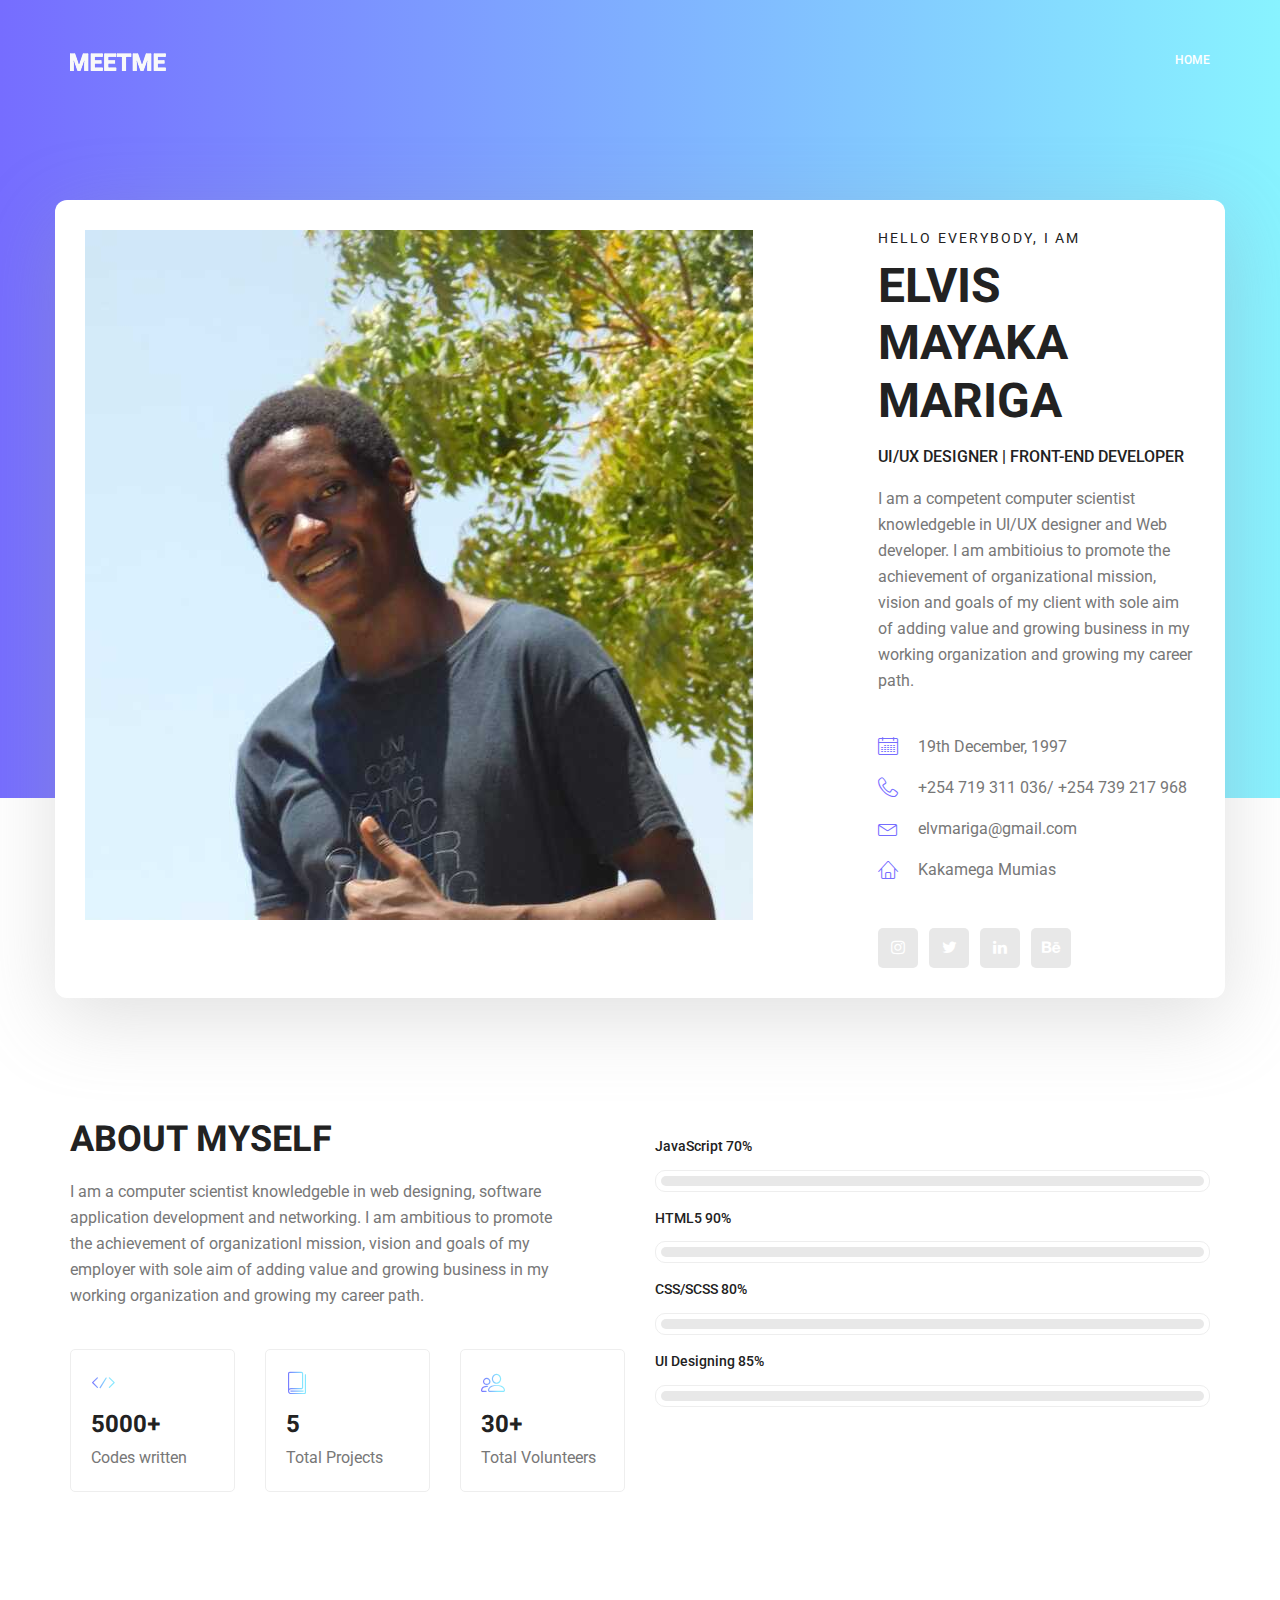
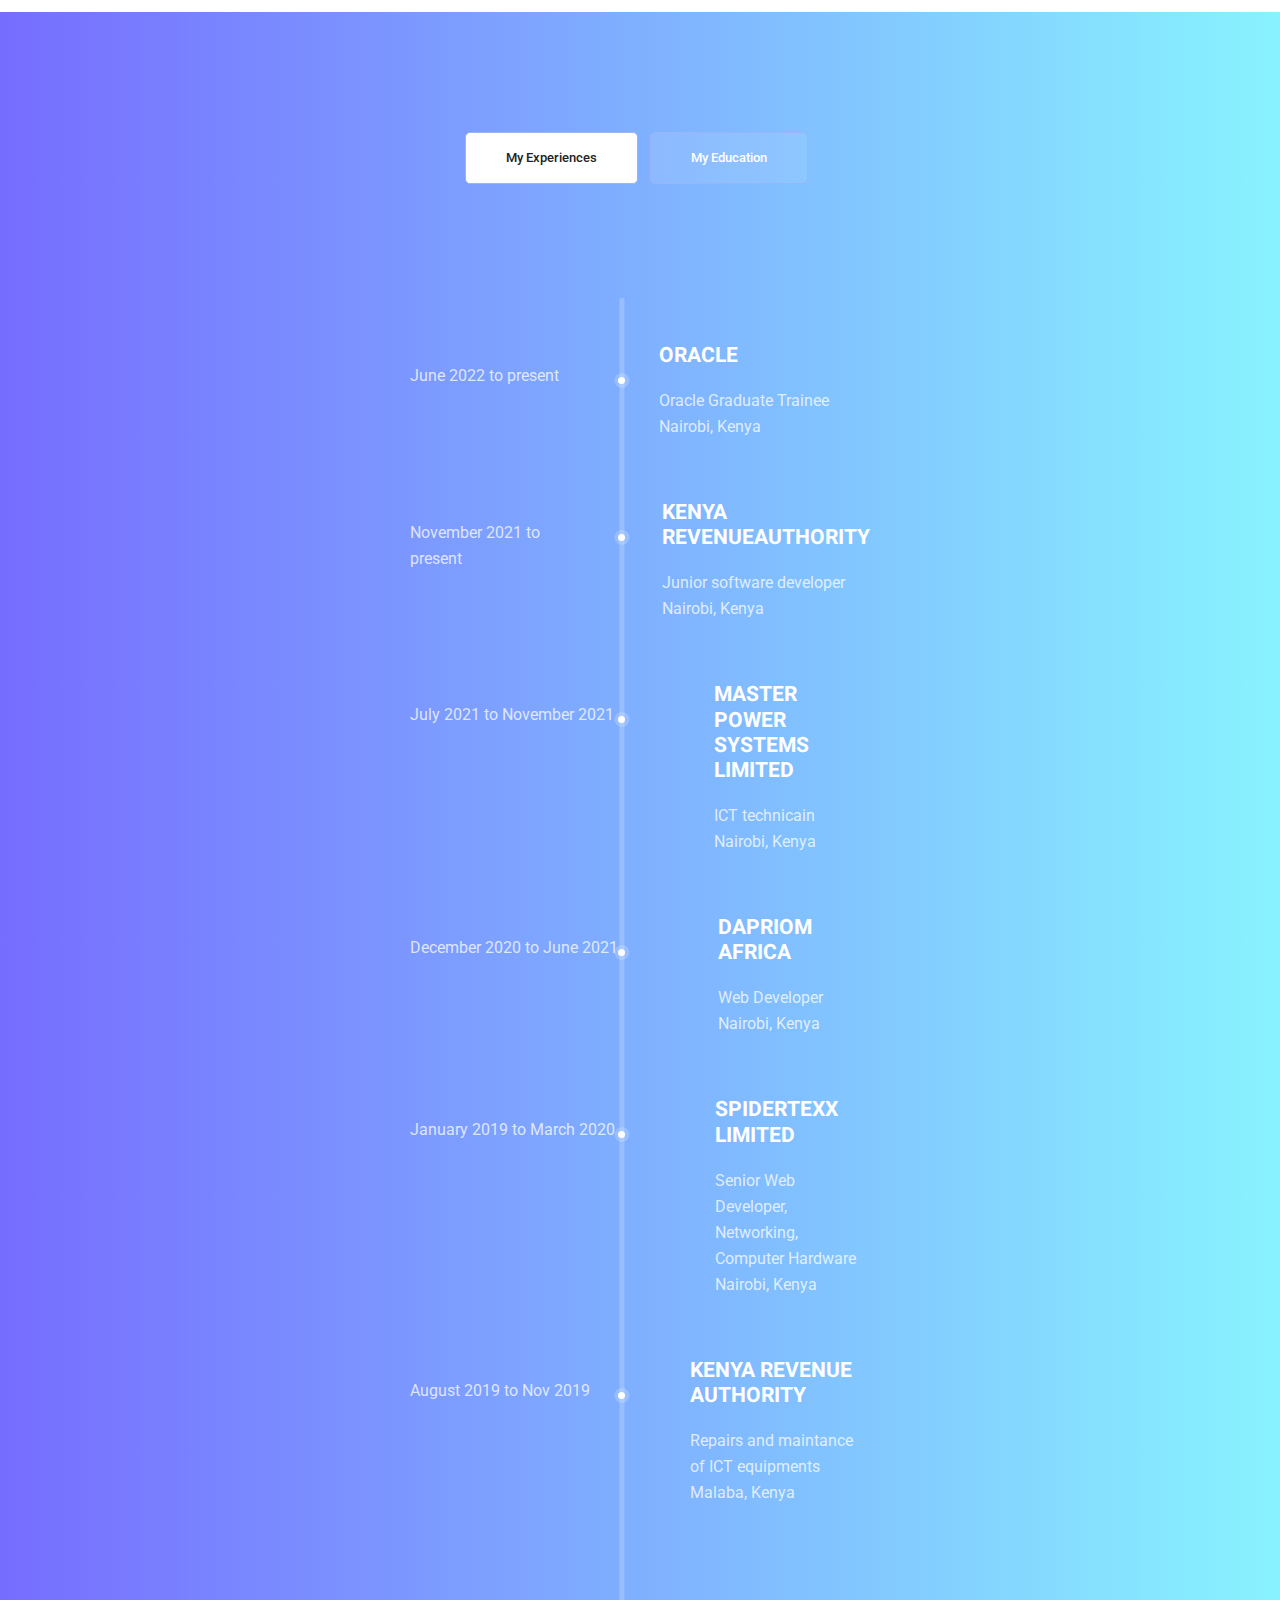
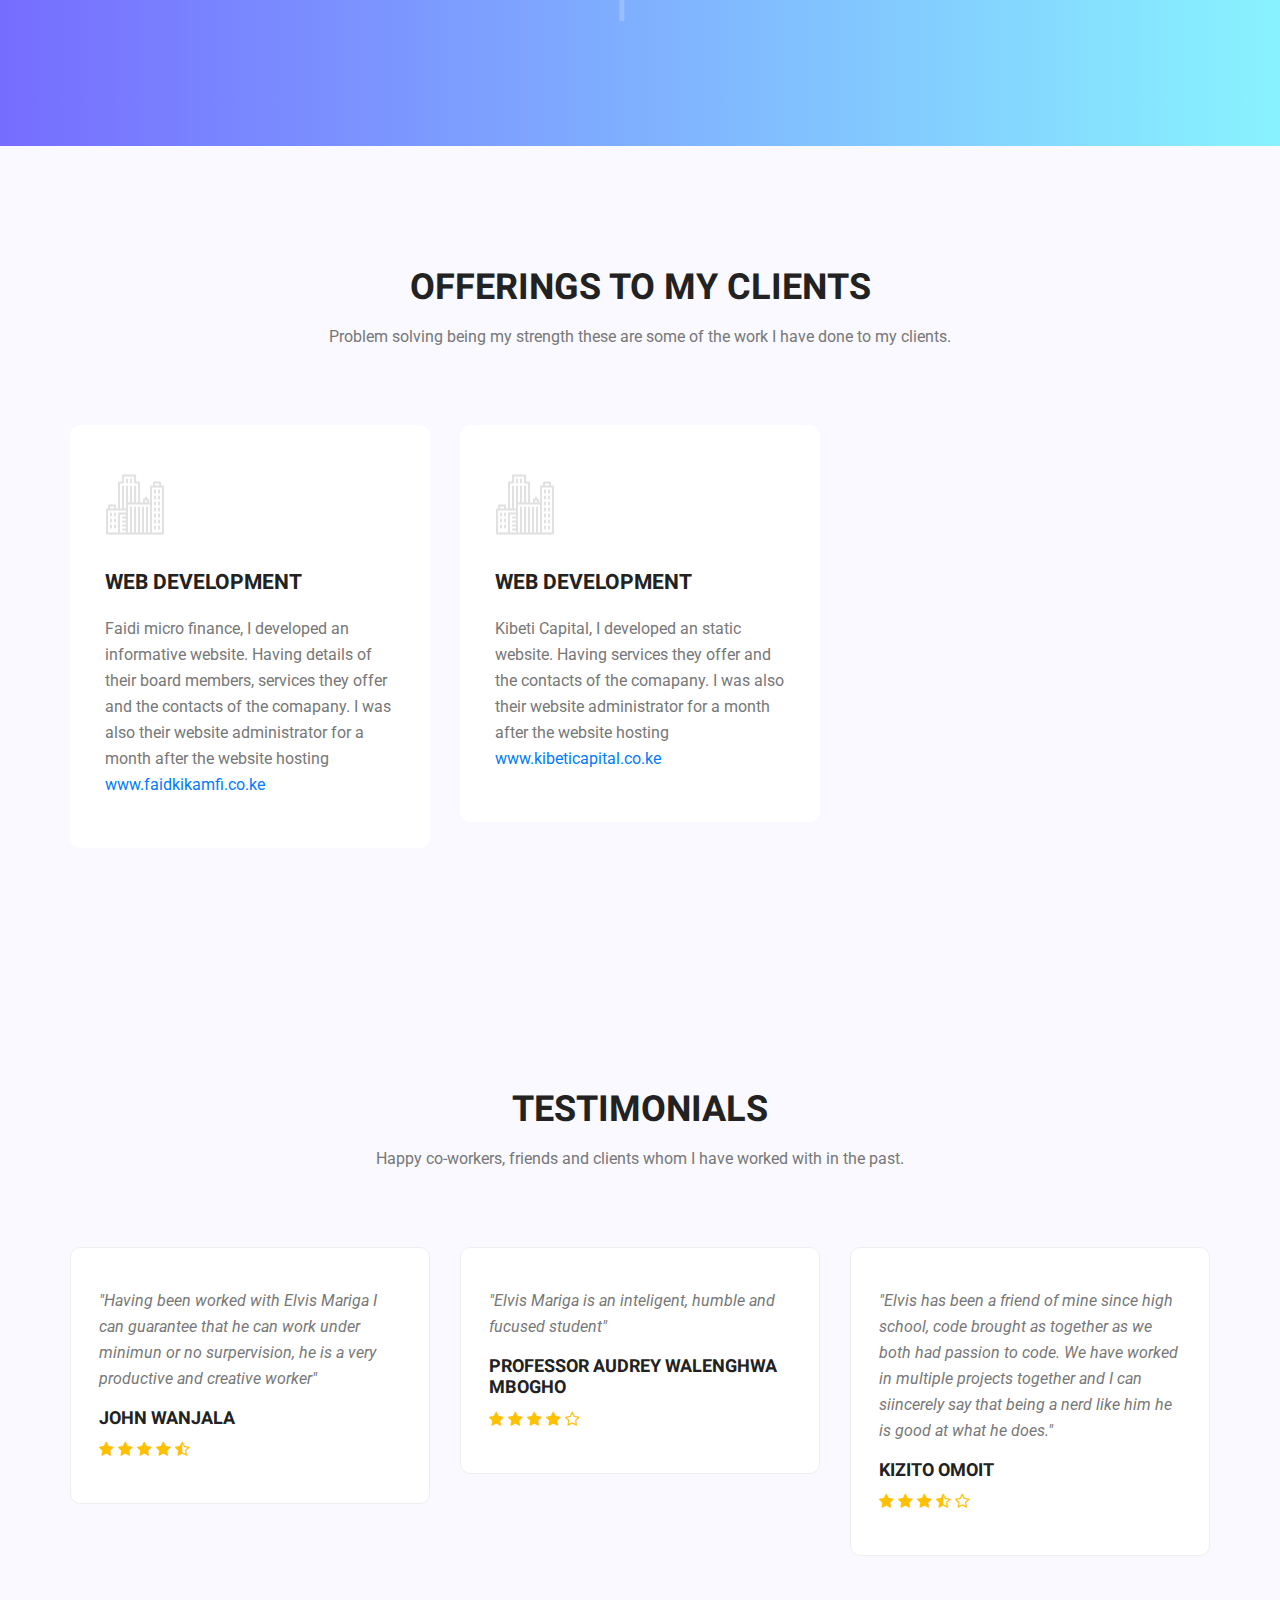
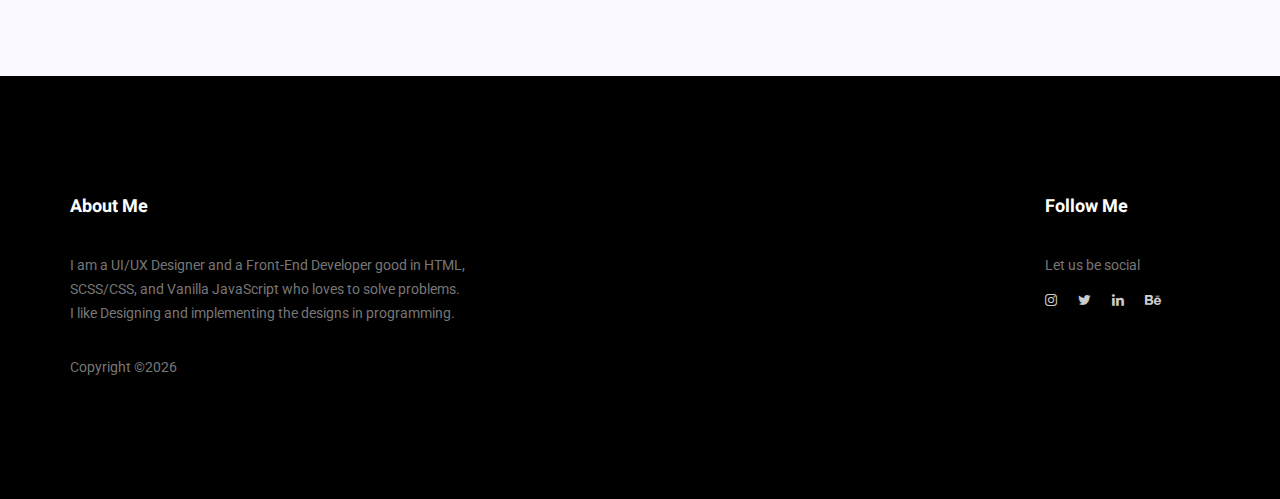
<file: index.html>
<!doctype html>
<html lang="en">
    <head>
        <!-- Required meta tags -->
        <meta charset="utf-8">
        <meta name="viewport" content="width=device-width, initial-scale=1, shrink-to-fit=no">
        <link rel="icon" href="img/favicon.png" type="image/png">
        <title>Meet Elvis Mariga</title>
        <!-- Bootstrap CSS -->
        <link rel="stylesheet" href="css/bootstrap.css">
        <link rel="stylesheet" href="vendors/linericon/style.css">
        <link rel="stylesheet" href="css/font-awesome.min.css">
        <link rel="stylesheet" href="vendors/owl-carousel/owl.carousel.min.css">
        <link rel="stylesheet" href="vendors/lightbox/simpleLightbox.css">
        <link rel="stylesheet" href="vendors/nice-select/css/nice-select.css">
        <link rel="stylesheet" href="vendors/animate-css/animate.css">
        <link rel="stylesheet" href="vendors/popup/magnific-popup.css">
        <link rel="stylesheet" href="vendors/flaticon/flaticon.css">
        <!-- main css -->
        <link rel="stylesheet" href="css/style.css">
        <link rel="stylesheet" href="css/responsive.css">
    </head>
    <body>

        <!--================Header Menu Area =================-->
        <header class="header_area">
            <div class="main_menu">
            	<nav class="navbar navbar-expand-lg navbar-light">
					<div class="container box_1620">
						<!-- Brand and toggle get grouped for better mobile display -->
						<a class="navbar-brand logo_h" href="index.html"><img src="img/logo.png" alt=""></a>
						<button class="navbar-toggler" type="button" data-toggle="collapse" data-target="#navbarSupportedContent" aria-controls="navbarSupportedContent" aria-expanded="false" aria-label="Toggle navigation">
							<span class="icon-bar"></span>
							<span class="icon-bar"></span>
							<span class="icon-bar"></span>
						</button>
						<!-- Collect the nav links, forms, and other content for toggling -->
						<div class="collapse navbar-collapse offset" id="navbarSupportedContent">
							<ul class="nav navbar-nav menu_nav ml-auto">
								<li class="nav-item active"><a class="nav-link" href="index.html">Home</a></li>
								<!-- <li class="nav-item"><a class="nav-link" href="about-us.html">About</a></li>
								<li class="nav-item"><a class="nav-link" href="services.html">Services</a></li>
								<li class="nav-item"><a class="nav-link" href="contact.html">Contact</a></li> -->
							</ul>
						</div>
					</div>
            	</nav>
            </div>
        </header>
        <!--================Header Menu Area =================-->

        <!--================Home Banner Area =================-->
        <section class="home_banner_area">
           	<div class="container box_1620">
           		<div class="banner_inner d-flex align-items-center">
					<div class="banner_content">
						<div class="media">
							<div class="d-flex">
								<img src="img/elvis.jpg" alt="">
							</div>
							<div class="media-body">
								<div class="personal_text">
									<h6>Hello Everybody, i am</h6>
									<h3>Elvis Mayaka Mariga</h3>
									<h4>UI/UX DESIGNER | FRONT-END DEVELOPER</h4>
									<p>I am a competent computer scientist knowledgeble in UI/UX designer and Web developer. I am ambitioius to promote the achievement
										of organizational mission, vision and goals of my client with sole aim of adding value and growing business in my working organization and growing my
										career path.
									</p>
									<ul class="list basic_info">
										<li><a href="#"><i class="lnr lnr-calendar-full"></i> 19th December, 1997</a></li>
										<li><a href="#"><i class="lnr lnr-phone-handset"></i> +254 719 311 036/ +254 739 217 968</a></li>
										<li><a href="#"><i class="lnr lnr-envelope"></i> elvmariga@gmail.com</a></li>
										<li><a href="#"><i class="lnr lnr-home"></i> Kakamega Mumias</a></li>
									</ul>
									<ul class="list personal_social">
										<li><a href="https://www.instagram.com/mariga.elvis/"><i class="fa fa-instagram"></i></a></li>
        						<li><a href="https://twitter.com/ElvisMariga1"><i class="fa fa-twitter"></i></a></li>
        						<li><a href="https://ke.linkedin.com/in/elvis-mariga"><i class="fa fa-linkedin"></i></a></li>
        						<li><a href="https://www.behance.net/elvismariga"><i class="fa fa-behance"></i></a></li>
									</ul>
								</div>
							</div>
						</div>
					</div>
				</div>
            </div>
        </section>
        <!--================End Home Banner Area =================-->

        <!--================Welcome Area =================-->
        <section class="welcome_area p_120">
        	<div class="container">
        		<div class="row welcome_inner">
        			<div class="col-lg-6">
        				<div class="welcome_text">
        					<h4>About Myself</h4>
        					<p>I am a computer scientist knowledgeble in web designing, software application development and networking. I am ambitious to promote the achievement of
								organizationl mission, vision and goals of my employer with sole aim of adding value and growing business in my working organization and growing my career path.
							</p>
        					<div class="row">
        						<div class="col-md-4">
        							<div class="wel_item">
        								<i class="lnr lnr-code"></i>
        								<h4>5000+</h4>
        								<p>Codes written</p>
        							</div>
        						</div>
        						<div class="col-md-4">
        							<div class="wel_item">
        								<i class="lnr lnr-book"></i>
        								<h4>5</h4>
        								<p>Total Projects</p>
        							</div>
        						</div>
        						<div class="col-md-4">
        							<div class="wel_item">
        								<i class="lnr lnr-users"></i>
        								<h4>30+</h4>
        								<p>Total Volunteers</p>
        							</div>
        						</div>
        					</div>
        				</div>
        			</div>
        			<div class="col-lg-6">
        				<div class="tools_expert">
        					<div class="skill_main">
								<div class="skill_item">
									<h4>JavaScript <span class="counter">70</span>%</h4>
									<div class="progress_br">
										<div class="progress">
											<div class="progress-bar" role="progressbar" aria-valuenow="70" aria-valuemin="0" aria-valuemax="100"></div>
										</div>
									</div>
								</div>
								<div class="skill_item">
									<h4>HTML5 <span class="counter">90</span>%</h4>
									<div class="progress_br">
										<div class="progress">
											<div class="progress-bar" role="progressbar" aria-valuenow="90" aria-valuemin="0" aria-valuemax="100"></div>
										</div>
									</div>
								</div>
								<div class="skill_item">
									<h4>CSS/SCSS <span class="counter">80</span>%</h4>
									<div class="progress_br">
										<div class="progress">
											<div class="progress-bar" role="progressbar" aria-valuenow="70" aria-valuemin="0" aria-valuemax="100"></div>
										</div>
									</div>
								</div>
								<div class="skill_item">
									<h4>UI Designing <span class="counter">85</span>%</h4>
									<div class="progress_br">
										<div class="progress">
											<div class="progress-bar" role="progressbar" aria-valuenow="85" aria-valuemin="0" aria-valuemax="100"></div>
										</div>
									</div>
								</div>
								<!-- <div class="skill_item">
									<h4>Mycrosoft Application Packages <span class="counter">80</span>%</h4>
									<div class="progress_br">
										<div class="progress">
											<div class="progress-bar" role="progressbar" aria-valuenow="80" aria-valuemin="0" aria-valuemax="100"></div>
										</div>
									</div>
								</div> -->
							</div>
        				</div>
        			</div>
        		</div>
        	</div>
        </section>
        <!--================End Welcome Area =================-->

        <!--================My Tabs Area =================-->
        <section class="mytabs_area p_120">
        	<div class="container">
        		<div class="tabs_inner">
					<ul class="nav nav-tabs" id="myTab" role="tablist">
						<li class="nav-item">
							<a class="nav-link active" id="home-tab" data-toggle="tab" href="#home" role="tab" aria-controls="home" aria-selected="true">My Experiences</a>
						</li>
						<li class="nav-item">
							<a class="nav-link" id="profile-tab" data-toggle="tab" href="#profile" role="tab" aria-controls="profile" aria-selected="false">My Education</a>
						</li>
					</ul>
					<div class="tab-content" id="myTabContent">
						<div class="tab-pane fade show active" id="home" role="tabpanel" aria-labelledby="home-tab">
							<ul class="list">
								<li>
									<span></span>
									<div class="media">
										<div class="d-flex">
											<p>June 2022 to present</p>
										</div>
										<div class="media-body">
											<h4>Oracle</h4>
											<p>Oracle Graduate Trainee<br />Nairobi, Kenya</p>
										</div>
									</div>
								</li>
								<li>
									<span></span>
									<div class="media">
										<div class="d-flex">
											<p>November 2021 to present</p>
										</div>
										<div class="media-body">
											<h4>KENYA REVENUEAUTHORITY</h4>
											<p>Junior software developer <br />Nairobi, Kenya</p>
										</div>
									</div>
								</li>
								<li>
									<span></span>
									<div class="media">
										<div class="d-flex">
											<p>July 2021 to November 2021 </p>
										</div>
										<div class="media-body">
											<h4>MASTER POWER SYSTEMS LIMITED</h4>
											<p>ICT technicain <br />Nairobi, Kenya</p>
										</div>
									</div>
								</li>
								<li>
									<span></span>
									<div class="media">
										<div class="d-flex">
											<p>December 2020 to June 2021</p>
										</div>
										<div class="media-body">
											<h4>DAPRIOM AFRICA</h4>
											<p>Web Developer <br />Nairobi, Kenya</p>
										</div>
									</div>
								</li>
								<li>
									<span></span>
									<div class="media">
										<div class="d-flex">
											<p>January 2019 to  March 2020</p>
										</div>
										<div class="media-body">
											<h4>SPIDERTEXX LIMITED</h4>
											<p>Senior Web Developer, Networking, Computer Hardware <br />Nairobi, Kenya</p>
										</div>
									</div>
								</li>
								<li>
									<span></span>
									<div class="media">
										<div class="d-flex">
											<p>August 2019 to Nov 2019</p>
										</div>
										<div class="media-body">
											<h4>KENYA REVENUE AUTHORITY</h4>
											<p>Repairs and maintance of ICT equipments <br />Malaba, Kenya</p>
										</div>
									</div>
								</li>
								<li>

							</ul>
						</div>
						<div class="tab-pane fade" id="profile" role="tabpanel" aria-labelledby="profile-tab">
							<ul class="list">
								<li>
									<span></span>
									<div class="media">
										<div class="d-flex">
											<p>Dec 2021 to Jan 2022</p>
										</div>
										<div class="media-body">
											<h4> JavaScript Institute </h4>
											<p>JavaScript Essentials   </p>
										</div>
									</div>
								</li>
								
								<li>
									<span></span>
									<div class="media">
										<div class="d-flex">
											<p>Sept 2015 to May 2019</p>
										</div>
										<div class="media-body">
											<h4>PWANI UNIVERSITY </h4>
											<p>Bsc Computer Science <br />Mombasa, Kenya</p>
										</div>
									</div>
								</li>
								<li>
									<span></span>
									<div class="media">
										<div class="d-flex">
											<p>Feb 2011 to Nov 2014</p>
										</div>
										<div class="media-body">
											<h4>MBALE HIGH SCHOOL</h4>
											<p>Kenya Certificate of Secondary Education <br />Maragoli, Kenya</p>
										</div>
									</div>
								</li>
								<li>
								<span></span>
									<div class="media">
										<div class="d-flex">
											<p>Feb 2007 to Nov 2010</p>
										</div>
										<div class="media-body">
											<h4>St Mary's Mosocho Primary School</h4>
											<p>Kenya Certificate of Primary Education <br />Kisii, Kenya</p>
										</div>
									</div>
								</li>
							</ul>
						</div>
					</div>
        		</div>
        	</div>
        </section>
        <!--================End My Tabs Area =================-->

        <!--================Feature Area =================-->
        <section class="feature_area p_120">
        	<div class="container">
        		<div class="main_title">
        			<h2>offerings to my clients</h2>
        			<p>Problem solving being my strength these are some of the work I have done to my clients.</p>
        		</div>
        		<div class="feature_inner row">
        			<div class="col-lg-4 col-md-6">
        				<div class="feature_item">
        					<i class="flaticon-city"></i>
        					<h4>Web Development</h4>
        					<p>Faidi micro finance, I developed an informative website. Having details of their board members, services they offer and the contacts of the comapany.
								I was also their website administrator for a month after the website hosting <a href= https://www.faidikiamfi.co.ke> www.faidkikamfi.co.ke </a> </p>
        				</div>
        			</div>
					<div class="col-lg-4 col-md-6">
        				<div class="feature_item">
        					<i class="flaticon-city"></i>
        					<h4>Web Development</h4>
        					<p>Kibeti Capital, I developed an static website. Having services they offer and the contacts of the comapany.
								I was also their website administrator for a month after the website hosting <a href= https://www.kibeticapitals.co.ke> www.kibeticapital.co.ke </a> </p>
        				</div>
        			</div>

        			</div>

        		</div>
        	</div>
        </section>
        <!--================End Feature Area =================-->



        <!--================Testimonials Area =================-->
        <section class="testimonials_area p_120">
        	<div class="container">
        		<div class="main_title">
        			<h2>Testimonials</h2>
        			<p>Happy co-workers, friends and clients whom I have worked with in the past.</p>
        		</div>
        		<div class="testi_inner">
					<div class="testi_slider owl-carousel">
						<div class="item">
							<div class="testi_item">
								<p>"Having been worked with Elvis Mariga I can guarantee that he can work under minimun or no surpervision, he is a very productive and creative worker"</p>
								<h4>John Wanjala</h4>
								<a href="#"><i class="fa fa-star"></i></a>
								<a href="#"><i class="fa fa-star"></i></a>
								<a href="#"><i class="fa fa-star"></i></a>
								<a href="#"><i class="fa fa-star"></i></a>
								<a href="#"><i class="fa fa-star-half-o"></i></a>
							</div>
						</div>
						<div class="item">
							<div class="testi_item">
								<p>"Elvis Mariga is an inteligent, humble and fucused student" </p>
								<h4>Professor Audrey Walenghwa Mbogho</h4>
								<a href="#"><i class="fa fa-star"></i></a>
								<a href="#"><i class="fa fa-star"></i></a>
								<a href="#"><i class="fa fa-star"></i></a>
								<a href="#"><i class="fa fa-star"></i></a>
								<a href="#"><i class="fa fa-star-o"></i></a>
							</div>
						</div>
						<div class="item">
							<div class="testi_item">
								<p>"Elvis has been a friend of mine since high school, code brought as together as we both had passion to code. We have worked in multiple projects together and I can siincerely say that being a nerd like him he is good at what he does."</p>
								<h4>Kizito Omoit</h4>
								<a href="#"><i class="fa fa-star"></i></a>
								<a href="#"><i class="fa fa-star"></i></a>
								<a href="#"><i class="fa fa-star"></i></a>
								<a href="#"><i class="fa fa-star-half-o"></i></a>
								<a href="#"><i class="fa fa-star-o"></i></a>
							</div>
						</div>
					</div>
        		</div>
        	</div>
        </section>
        <!--================End Testimonials Area =================-->

        <!--================Footer Area =================-->
        <footer class="footer_area p_120">
        	<div class="container">
        		<div class="row footer_inner">
        			<div class="col-lg-5 col-sm-6">
        				<aside class="f_widget ab_widget">
        					<div class="f_title">
        						<h3>About Me</h3>
        					</div>
        					<p>I am a UI/UX Designer and a Front-End Developer good in HTML, SCSS/CSS, and Vanilla JavaScript who loves to solve problems.<br>
								I like Designing and  implementing the designs in programming.
							</p>
        					<p><!-- Link back to Colorlib can't be removed. Template is licensed under CC BY 3.0. -->
Copyright &copy;<script>document.write(new Date().getFullYear());</script> 

        				</aside>
        			</div>
        			<div class="col-lg-5 col-sm-6">
        				<!-- <aside class="f_widget news_widget">
        					<div class="f_title">
        						<h3>Newsletter</h3>
        					</div>
        					<p>Stay updated with our latest trends</p>
        					<div id="mc_embed_signup">
                                <form target="_blank" action="https://spondonit.us12.list-manage.com/subscribe/post?u=1462626880ade1ac87bd9c93a&amp;id=92a4423d01" method="get" class="subscribe_form relative">
                                	<div class="input-group d-flex flex-row">
                                        <input name="EMAIL" placeholder="Enter email address" onfocus="this.placeholder = ''" onblur="this.placeholder = 'Email Address '" required="" type="email">
                                        <button class="btn sub-btn"><span class="lnr lnr-arrow-right"></span></button>
                                    </div>
                                    <div class="mt-10 info"></div>
                                </form>
                            </div>
        				</aside> -->
        			</div>
        			<div class="col-lg-2">
        				<aside class="f_widget social_widget">
        					<div class="f_title">
        						<h3>Follow Me</h3>
        					</div>
        					<p>Let us be social</p>
        					<ul class="list">
        						<li><a href="https://www.instagram.com/mariga.elvis/"><i class="fa fa-instagram"></i></a></li>
        						<li><a href="https://twitter.com/ElvisMariga1"><i class="fa fa-twitter"></i></a></li>
        						<li><a href="https://ke.linkedin.com/in/elvis-mariga"><i class="fa fa-linkedin"></i></a></li>
        						<li><a href="https://www.behance.net/elvismariga"><i class="fa fa-behance"></i></a></li>
        					</ul>
        				</aside>
        			</div>
        		</div>
        	</div>
        </footer>
        <!--================End Footer Area =================-->






        <!-- Optional JavaScript -->
        <!-- jQuery first, then Popper.js, then Bootstrap JS -->
        <script src="js/jquery-3.3.1.min.js"></script>
        <script src="js/popper.js"></script>
        <script src="js/bootstrap.min.js"></script>
        <script src="js/stellar.js"></script>
        <script src="vendors/lightbox/simpleLightbox.min.js"></script>
        <script src="vendors/nice-select/js/jquery.nice-select.min.js"></script>
        <script src="vendors/isotope/imagesloaded.pkgd.min.js"></script>
        <script src="vendors/isotope/isotope.pkgd.min.js"></script>
        <script src="vendors/owl-carousel/owl.carousel.min.js"></script>
        <script src="vendors/popup/jquery.magnific-popup.min.js"></script>
        <script src="js/jquery.ajaxchimp.min.js"></script>
        <script src="vendors/counter-up/jquery.waypoints.min.js"></script>
        <script src="vendors/counter-up/jquery.counterup.min.js"></script>
        <script src="js/mail-script.js"></script>
        <script src="js/theme.js"></script>
    </body>
</html>
</file>
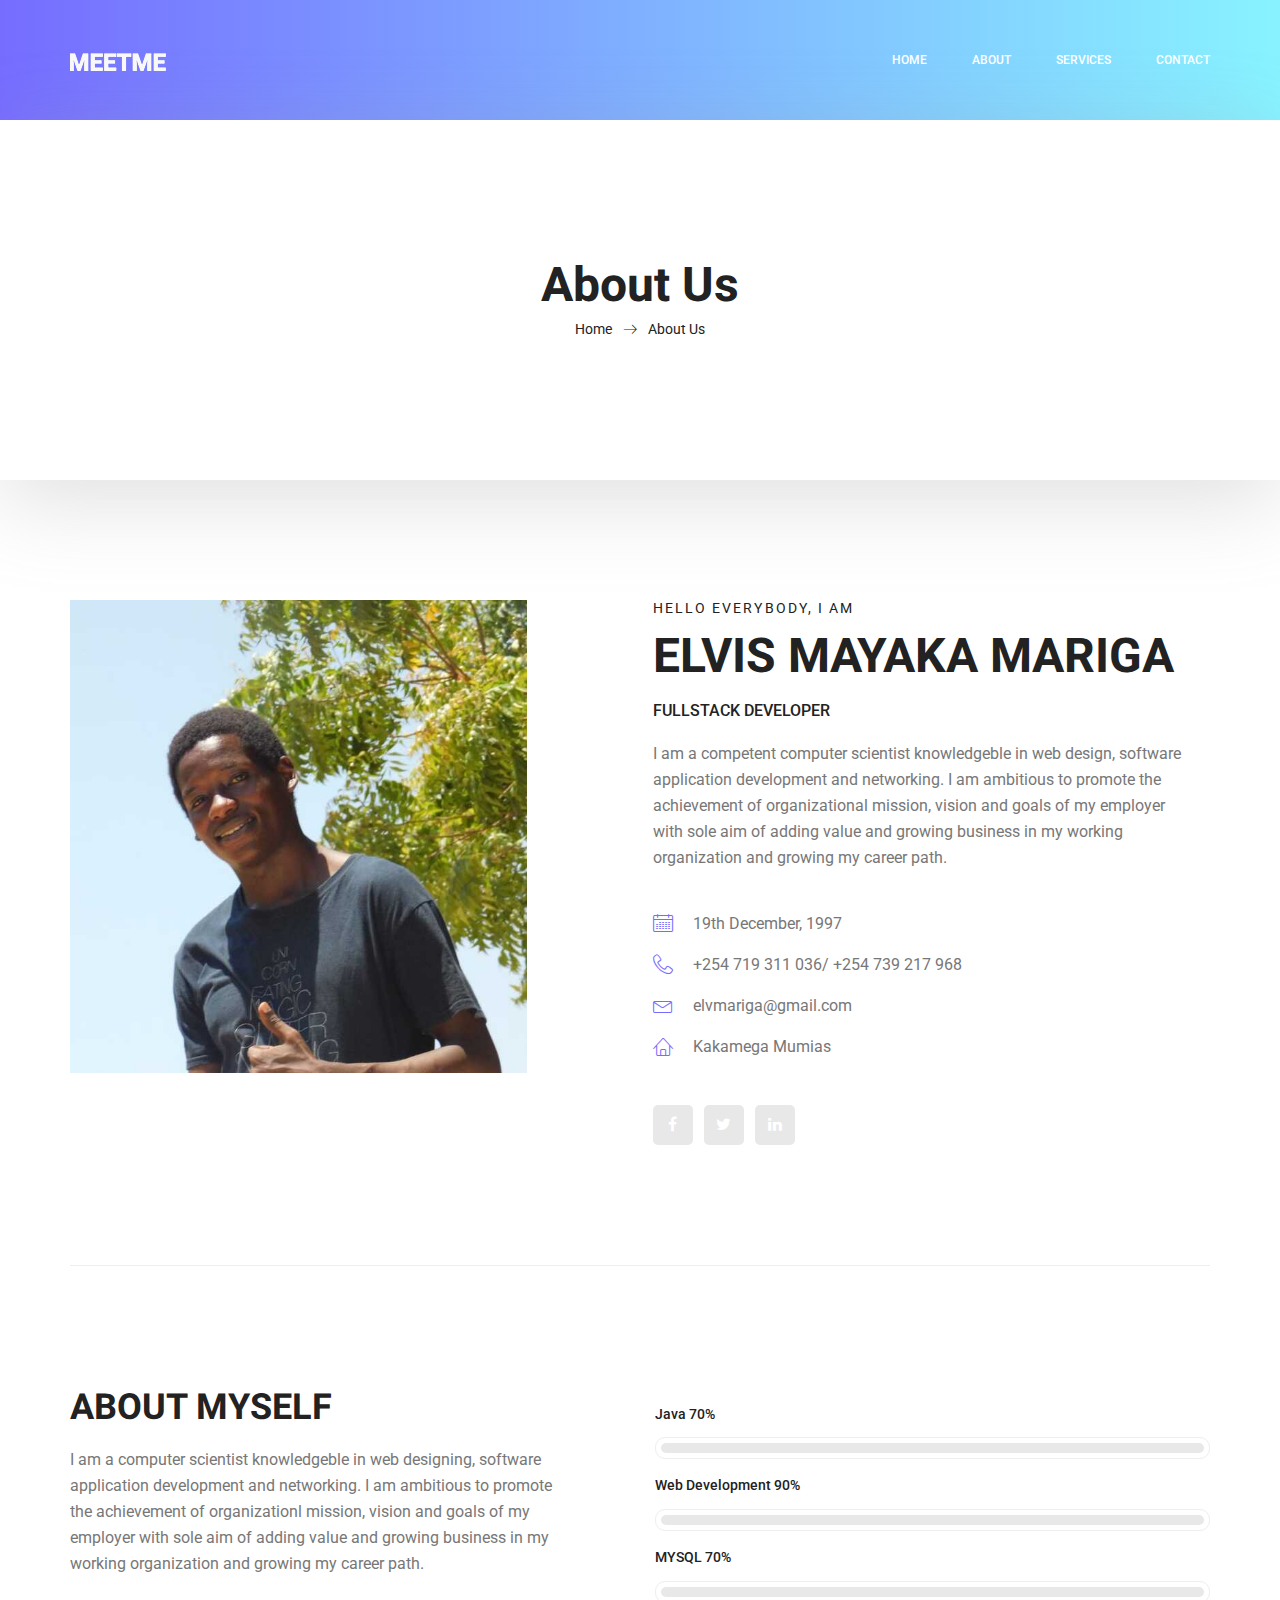
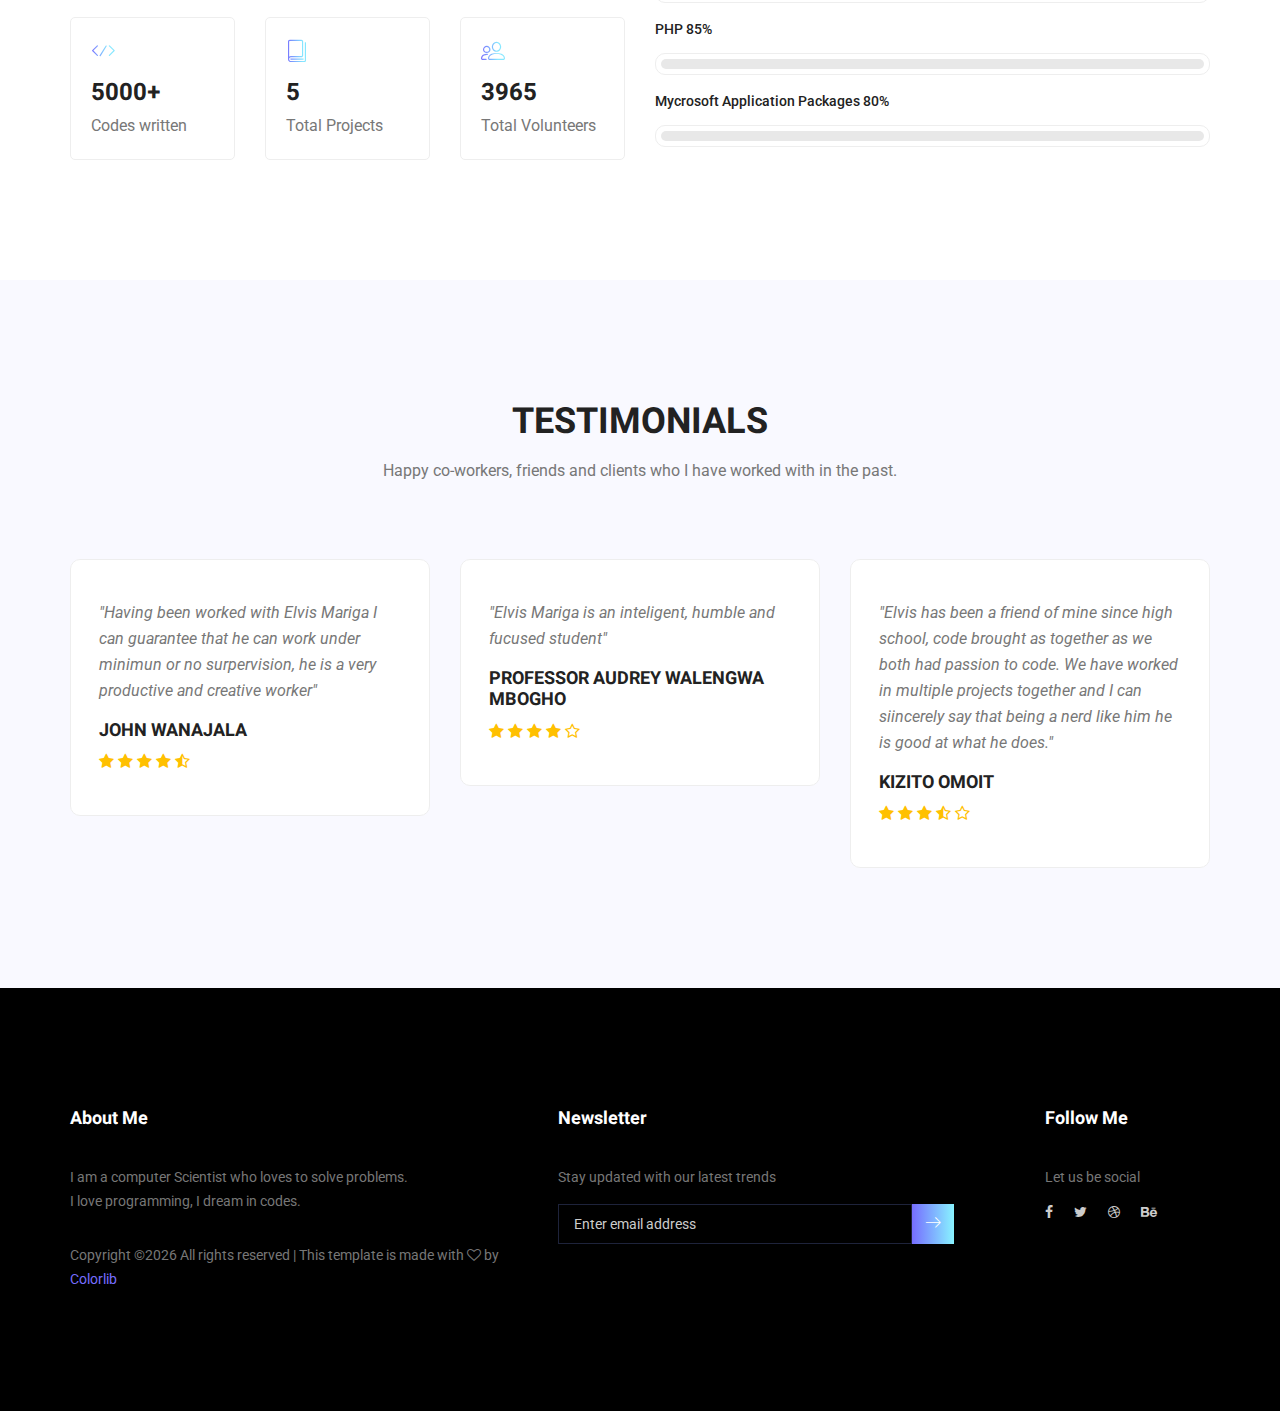
<file: about-us.html>
<!doctype html>
<html lang="en">
    <head>
        <!-- Required meta tags -->
        <meta charset="utf-8">
        <meta name="viewport" content="width=device-width, initial-scale=1, shrink-to-fit=no">
        <link rel="icon" href="img/favicon.png" type="image/png">
        <title>Meet Elvis Mariga</title>
        <!-- Bootstrap CSS -->
        <link rel="stylesheet" href="css/bootstrap.css">
        <link rel="stylesheet" href="vendors/linericon/style.css">
        <link rel="stylesheet" href="css/font-awesome.min.css">
        <link rel="stylesheet" href="vendors/owl-carousel/owl.carousel.min.css">
        <link rel="stylesheet" href="vendors/lightbox/simpleLightbox.css">
        <link rel="stylesheet" href="vendors/nice-select/css/nice-select.css">
        <link rel="stylesheet" href="vendors/animate-css/animate.css">
        <link rel="stylesheet" href="vendors/popup/magnific-popup.css">
        <!-- main css -->
        <link rel="stylesheet" href="css/style.css">
        <link rel="stylesheet" href="css/responsive.css">
    </head>
    <body>

        <!--================Header Menu Area =================-->
        <header class="header_area">
            <div class="main_menu">
            	<nav class="navbar navbar-expand-lg navbar-light">
					<div class="container box_1620">
						<!-- Brand and toggle get grouped for better mobile display -->
						<a class="navbar-brand logo_h" href="index.html"><img src="img/logo.png" alt=""></a>
						<button class="navbar-toggler" type="button" data-toggle="collapse" data-target="#navbarSupportedContent" aria-controls="navbarSupportedContent" aria-expanded="false" aria-label="Toggle navigation">
							<span class="icon-bar"></span>
							<span class="icon-bar"></span>
							<span class="icon-bar"></span>
						</button>
						<!-- Collect the nav links, forms, and other content for toggling -->
						<div class="collapse navbar-collapse offset" id="navbarSupportedContent">
							<ul class="nav navbar-nav menu_nav ml-auto">
								<li class="nav-item active"><a class="nav-link" href="index.html">Home</a></li>
								<li class="nav-item"><a class="nav-link" href="about-us.html">About</a></li>
								<li class="nav-item"><a class="nav-link" href="services.html">Services</a></li>
								<li class="nav-item"><a class="nav-link" href="contact.html">Contact</a></li>
							</ul>
						</div>
					</div>
            	</nav>
            </div>
        </header>
        <!--================Header Menu Area =================-->

        <!--================Home Banner Area =================-->
        <section class="banner_area">
            <div class="box_1620">
				<div class="banner_inner d-flex align-items-center">
					<div class="container">
						<div class="banner_content text-center">
							<h2>About Us</h2>
							<div class="page_link">
								<a href="index.html">Home</a>
								<a href="about-us.html">About Us</a>
							</div>
						</div>
					</div>
				</div>
            </div>
        </section>
        <!--================End Home Banner Area =================-->


        <!--================Home Banner Area =================-->
        <section class="profile_area">
           	<div class="container">
           		<div class="profile_inner p_120">
					<div class="row">
						<div class="col-lg-5">
							<img class="img-fluid" src="img/elvis.jpg" alt="">
						</div>
						<div class="col-lg-7">
							<div class="personal_text">
								<h6>Hello Everybody, i am</h6>
								<h3>Elvis Mayaka Mariga</h3>
								<h4>Fullstack Developer</h4>
								<p>I am a competent computer scientist knowledgeble in web design, software application development and networking.
									I am ambitious to promote the achievement of organizational mission, vision and goals of my employer with sole aim
									of adding value and growing business in my working organization and growing my career path.
								</p>
								<ul class="list basic_info">
									<li><a href="#"><i class="lnr lnr-calendar-full"></i> 19th December, 1997</a></li>
									<li><a href="#"><i class="lnr lnr-phone-handset"></i> +254 719 311 036/ +254 739 217 968 </a></li>
									<li><a href="#"><i class="lnr lnr-envelope"></i> elvmariga@gmail.com</a></li>
									<li><a href="#"><i class="lnr lnr-home"></i> Kakamega Mumias</a></li>
								</ul>
								<ul class="list personal_social">
									<li><a href="#"><i class="fa fa-facebook"></i></a></li>
									<li><a href="#"><i class="fa fa-twitter"></i></a></li>
									<li><a href=""https:/www.linkedin.com/in/elvis-mariga ""><i class="fa fa-linkedin"></i></a></li>
								</ul>
							</div>
						</div>
					</div>
           		</div>
            </div>
        </section>
        <!--================End Home Banner Area =================-->

 <!--================Welcome Area =================-->
        <section class="welcome_area p_120">
        	<div class="container">
        		<div class="row welcome_inner">
        			<div class="col-lg-6">
        				<div class="welcome_text">
        					<h4>About Myself</h4>
        					<p>I am a computer scientist knowledgeble in web designing, software application development and networking. I am ambitious to promote the achievement of
								organizationl mission, vision and goals of my employer with sole aim of adding value and growing business in my working organization and growing my career path.
							</p>
        					<div class="row">
        						<div class="col-md-4">
        							<div class="wel_item">
        								<i class="lnr lnr-code"></i>
        								<h4>5000+</h4>
        								<p>Codes written</p>
        							</div>
        						</div>
        						<div class="col-md-4">
        							<div class="wel_item">
        								<i class="lnr lnr-book"></i>
        								<h4>5</h4>
        								<p>Total Projects</p>
        							</div>
        						</div>
        						<div class="col-md-4">
        							<div class="wel_item">
        								<i class="lnr lnr-users"></i>
        								<h4>3965</h4>
        								<p>Total Volunteers</p>
        							</div>
        						</div>
        					</div>
        				</div>
        			</div>
        			<div class="col-lg-6">
        				<div class="tools_expert">
        					<div class="skill_main">
								<div class="skill_item">
									<h4>Java  <span class="counter">70</span>%</h4>
									<div class="progress_br">
										<div class="progress">
											<div class="progress-bar" role="progressbar" aria-valuenow="70" aria-valuemin="0" aria-valuemax="100"></div>
										</div>
									</div>
								</div>
								<div class="skill_item">
									<h4>Web Development <span class="counter">90</span>%</h4>
									<div class="progress_br">
										<div class="progress">
											<div class="progress-bar" role="progressbar" aria-valuenow="90" aria-valuemin="0" aria-valuemax="100"></div>
										</div>
									</div>
								</div>
								<div class="skill_item">
									<h4>MYSQL <span class="counter">70</span>%</h4>
									<div class="progress_br">
										<div class="progress">
											<div class="progress-bar" role="progressbar" aria-valuenow="70" aria-valuemin="0" aria-valuemax="100"></div>
										</div>
									</div>
								</div>
								<div class="skill_item">
									<h4>PHP <span class="counter">85</span>%</h4>
									<div class="progress_br">
										<div class="progress">
											<div class="progress-bar" role="progressbar" aria-valuenow="85" aria-valuemin="0" aria-valuemax="100"></div>
										</div>
									</div>
								</div>
								<div class="skill_item">
									<h4>Mycrosoft Application Packages <span class="counter">80</span>%</h4>
									<div class="progress_br">
										<div class="progress">
											<div class="progress-bar" role="progressbar" aria-valuenow="80" aria-valuemin="0" aria-valuemax="100"></div>
										</div>
									</div>
								</div>
							</div>
        				</div>
        			</div>
        		</div>
        	</div>
        </section>
        <!--================End Welcome Area =================-->

        <!--================Testimonials Area =================-->
        <section class="testimonials_area p_120">
        	<div class="container">
        		<div class="main_title">
        			<h2>Testimonials</h2>
        			<p>Happy co-workers, friends and clients who I have worked with in the past.</p>
        		</div>
        		<div class="testi_inner">
					<div class="testi_slider owl-carousel">
						<div class="item">
							<div class="testi_item">
								<p>"Having been worked with Elvis Mariga I can guarantee that he can work under minimun or no
									surpervision, he is a very productive and creative worker"</p>
								<h4>John Wanajala</h4>
								<a href="#"><i class="fa fa-star"></i></a>
								<a href="#"><i class="fa fa-star"></i></a>
								<a href="#"><i class="fa fa-star"></i></a>
								<a href="#"><i class="fa fa-star"></i></a>
								<a href="#"><i class="fa fa-star-half-o"></i></a>
							</div>
						</div>
						<div class="item">
							<div class="testi_item">
								<p>"Elvis Mariga is an inteligent, humble and fucused student" </p>
								<h4>Professor Audrey Walengwa Mbogho</h4>
								<a href="#"><i class="fa fa-star"></i></a>
								<a href="#"><i class="fa fa-star"></i></a>
								<a href="#"><i class="fa fa-star"></i></a>
								<a href="#"><i class="fa fa-star"></i></a>
								<a href="#"><i class="fa fa-star-o"></i></a>
							</div>
						</div>
						<div class="item">
							<div class="testi_item">
								<p>"Elvis has been a friend of mine since high school, code brought as together as we both had
									passion to code. We have worked in multiple projects together and I can siincerely say that
									being a nerd like him he is good at what he does."</p>
								<h4>Kizito Omoit</h4>
								<a href="#"><i class="fa fa-star"></i></a>
								<a href="#"><i class="fa fa-star"></i></a>
								<a href="#"><i class="fa fa-star"></i></a>
								<a href="#"><i class="fa fa-star-half-o"></i></a>
								<a href="#"><i class="fa fa-star-o"></i></a>
							</div>
						</div>
					</div>
        		</div>
        	</div>
        </section>
        <!--================End Testimonials Area =================-->

        <!--================Footer Area =================-->
        <footer class="footer_area p_120">
        	<div class="container">
        		<div class="row footer_inner">
        			<div class="col-lg-5 col-sm-6">
        				<aside class="f_widget ab_widget">
        					<div class="f_title">
        						<h3>About Me</h3>
        					</div>
        					<p>I am a computer Scientist who loves to solve problems.<br>
								I love programming, I dream in codes.
							</p>
        					<p><!-- Link back to Colorlib can't be removed. Template is licensed under CC BY 3.0. -->
Copyright &copy;<script>document.write(new Date().getFullYear());</script> All rights reserved | This template is made with <i class="fa fa-heart-o" aria-hidden="true"></i> by <a href="https://colorlib.com" target="_blank">Colorlib</a>
<!-- Link back to Colorlib can't be removed. Template is licensed under CC BY 3.0. --></p>
        				</aside>
        			</div>
        			<div class="col-lg-5 col-sm-6">
        				<aside class="f_widget news_widget">
        					<div class="f_title">
        						<h3>Newsletter</h3>
        					</div>
        					<p>Stay updated with our latest trends</p>
        					<div id="mc_embed_signup">
                                <form target="_blank" action="https://spondonit.us12.list-manage.com/subscribe/post?u=1462626880ade1ac87bd9c93a&amp;id=92a4423d01" method="get" class="subscribe_form relative">
                                	<div class="input-group d-flex flex-row">
                                        <input name="EMAIL" placeholder="Enter email address" onfocus="this.placeholder = ''" onblur="this.placeholder = 'Email Address '" required="" type="email">
                                        <button class="btn sub-btn"><span class="lnr lnr-arrow-right"></span></button>
                                    </div>
                                    <div class="mt-10 info"></div>
                                </form>
                            </div>
        				</aside>
        			</div>
        			<div class="col-lg-2">
        				<aside class="f_widget social_widget">
        					<div class="f_title">
        						<h3>Follow Me</h3>
        					</div>
        					<p>Let us be social</p>
        					<ul class="list">
        						<li><a href="#"><i class="fa fa-facebook"></i></a></li>
        						<li><a href="#"><i class="fa fa-twitter"></i></a></li>
        						<li><a href="#"><i class="fa fa-dribbble"></i></a></li>
        						<li><a href="#"><i class="fa fa-behance"></i></a></li>
        					</ul>
        				</aside>
        			</div>
        		</div>
        	</div>
        </footer>
        <!--================End Footer Area =================-->




        <!-- Optional JavaScript -->
        <!-- jQuery first, then Popper.js, then Bootstrap JS -->
        <script src="js/jquery-3.3.1.min.js"></script>
        <script src="js/popper.js"></script>
        <script src="js/bootstrap.min.js"></script>
        <script src="js/stellar.js"></script>
        <script src="vendors/lightbox/simpleLightbox.min.js"></script>
        <script src="vendors/nice-select/js/jquery.nice-select.min.js"></script>
        <script src="vendors/isotope/imagesloaded.pkgd.min.js"></script>
        <script src="vendors/isotope/isotope.pkgd.min.js"></script>
        <script src="vendors/owl-carousel/owl.carousel.min.js"></script>
        <script src="vendors/popup/jquery.magnific-popup.min.js"></script>
        <script src="js/jquery.ajaxchimp.min.js"></script>
        <script src="vendors/counter-up/jquery.waypoints.min.js"></script>
        <script src="vendors/counter-up/jquery.counterup.min.js"></script>
        <script src="js/mail-script.js"></script>
        <script src="js/theme.js"></script>
    </body>
</html>
</file>
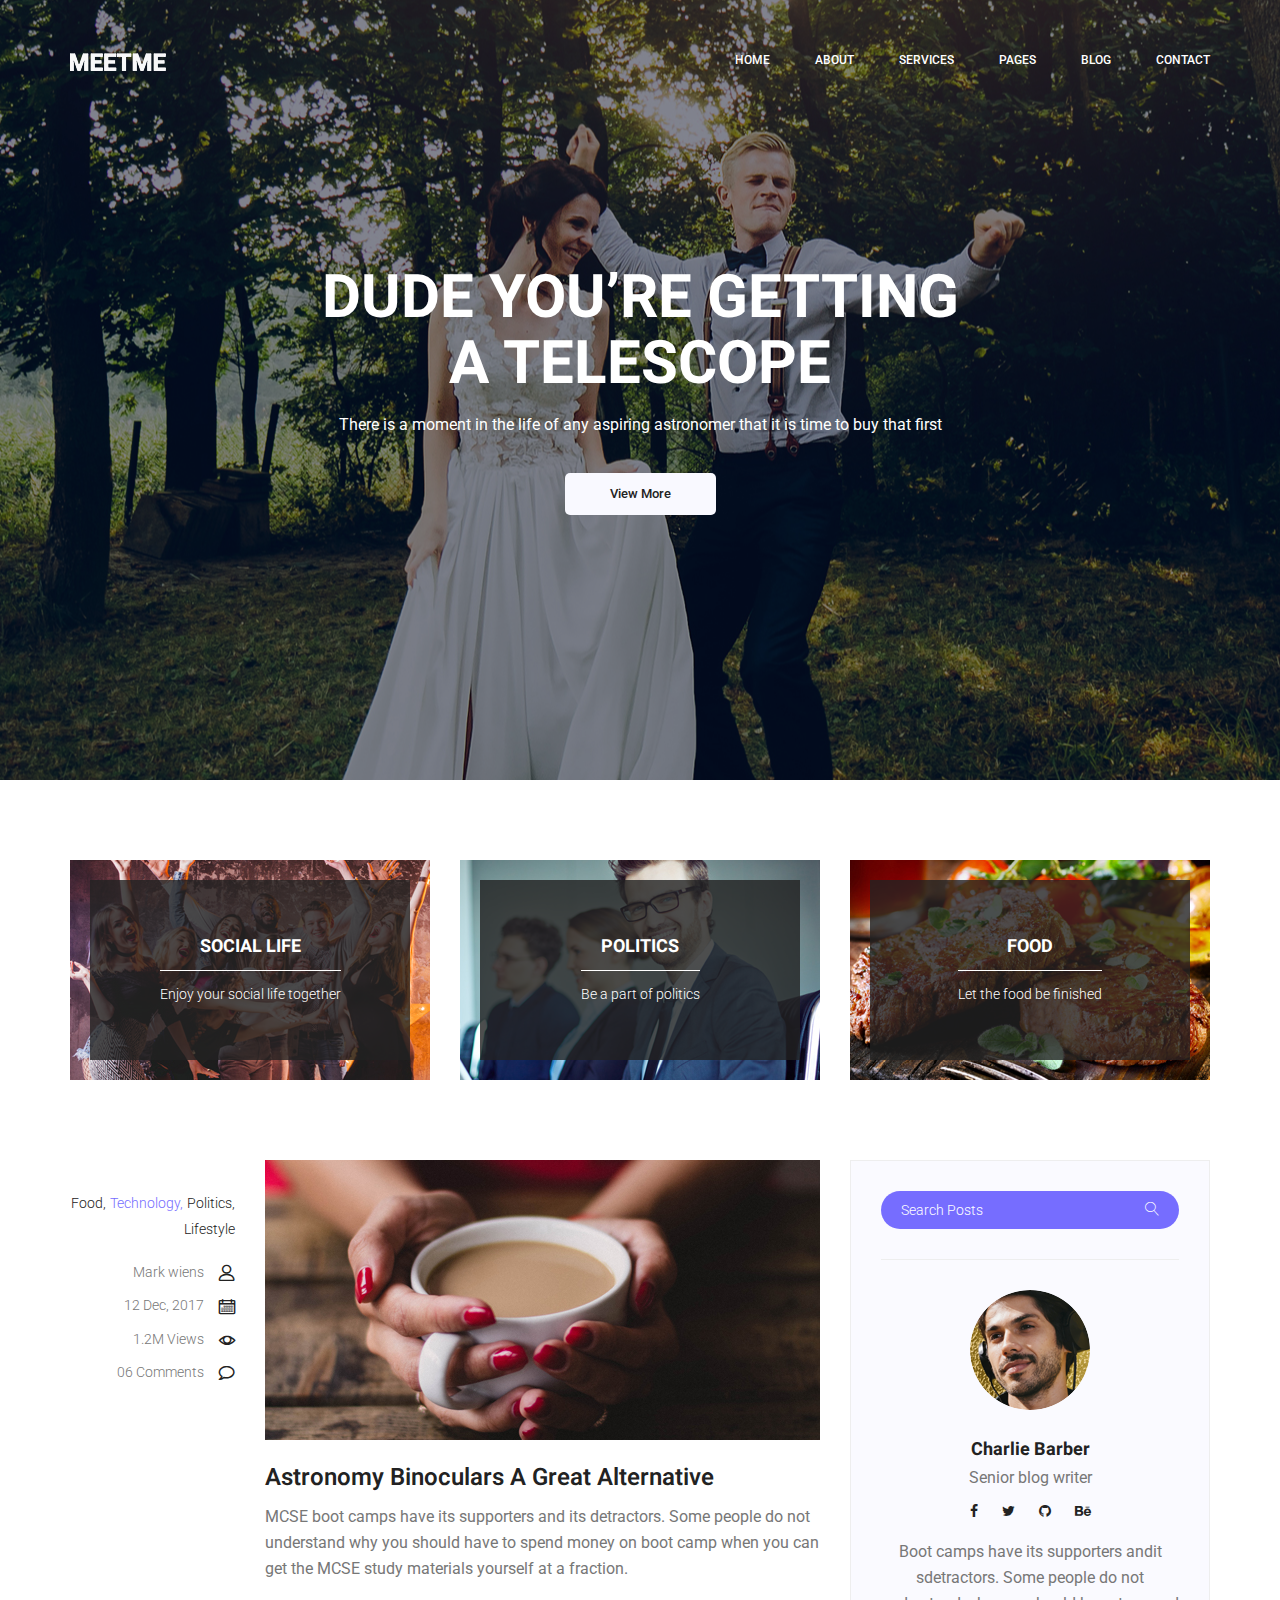
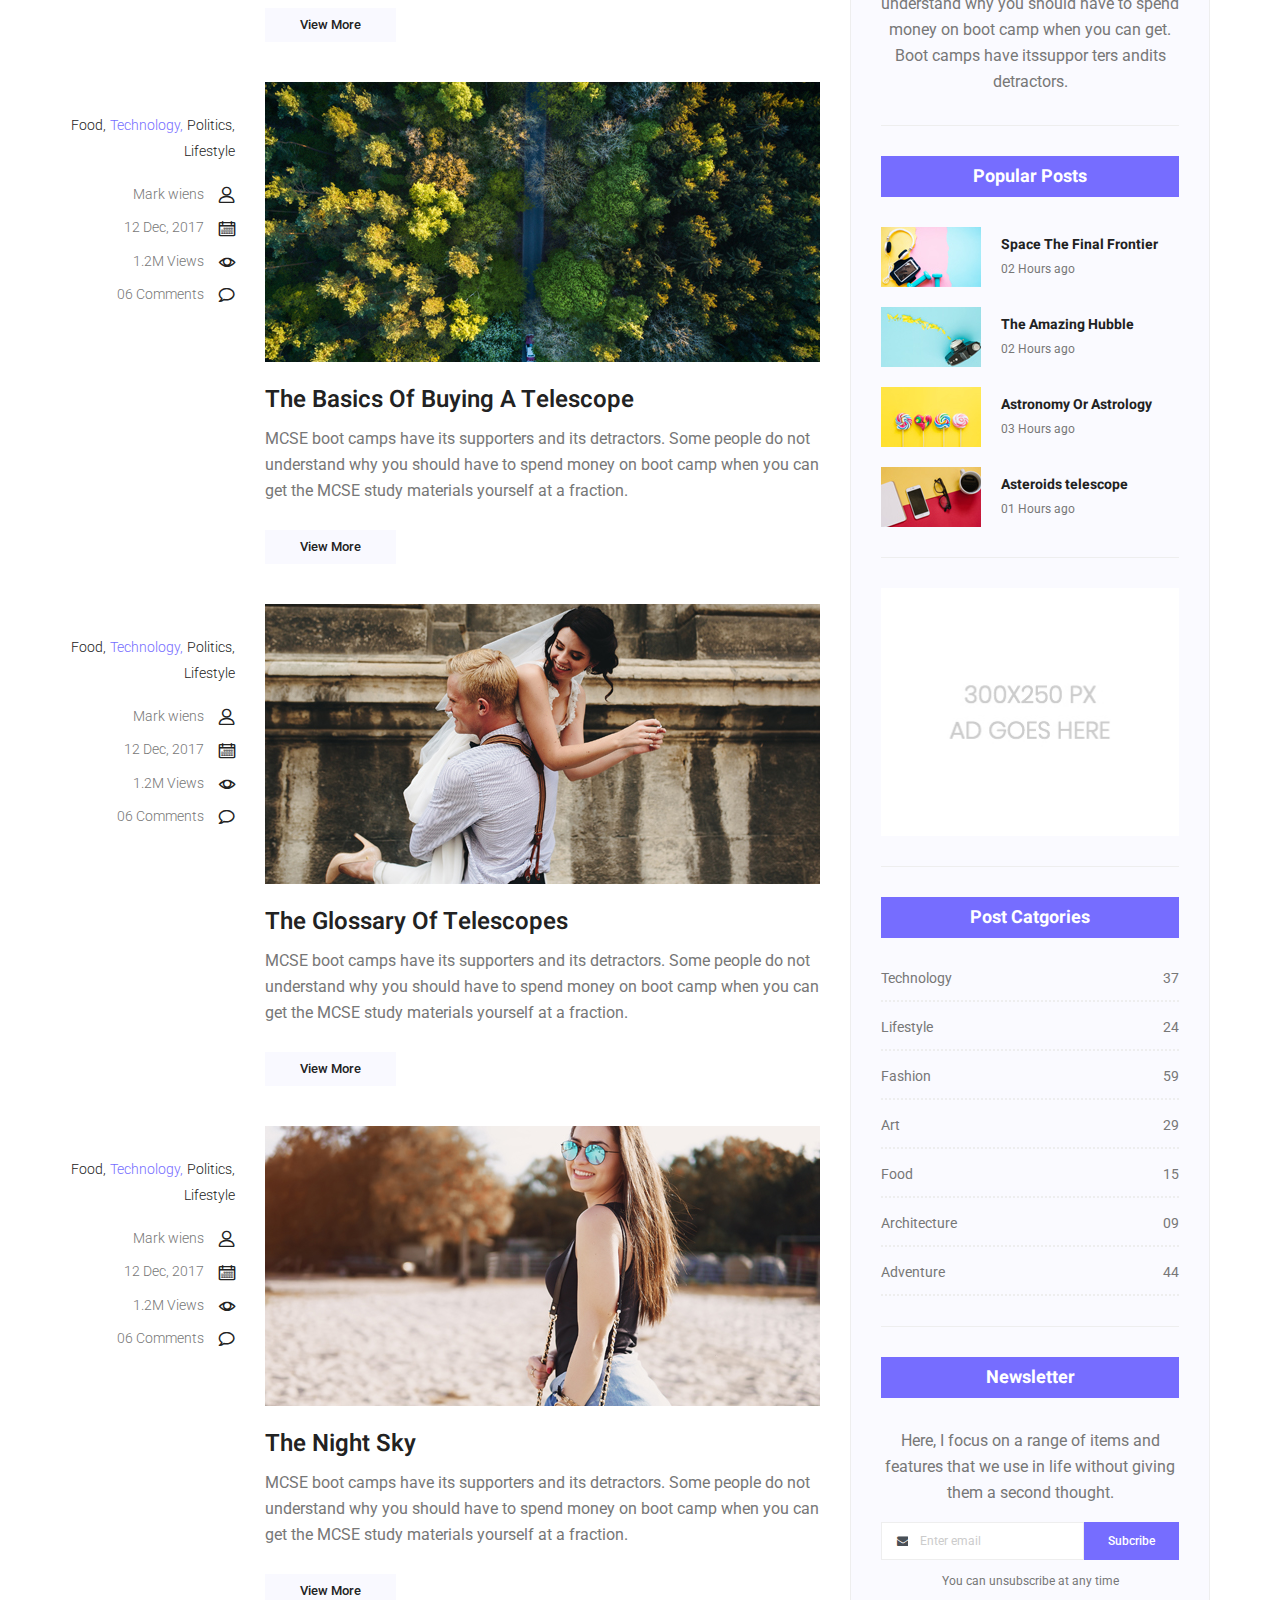
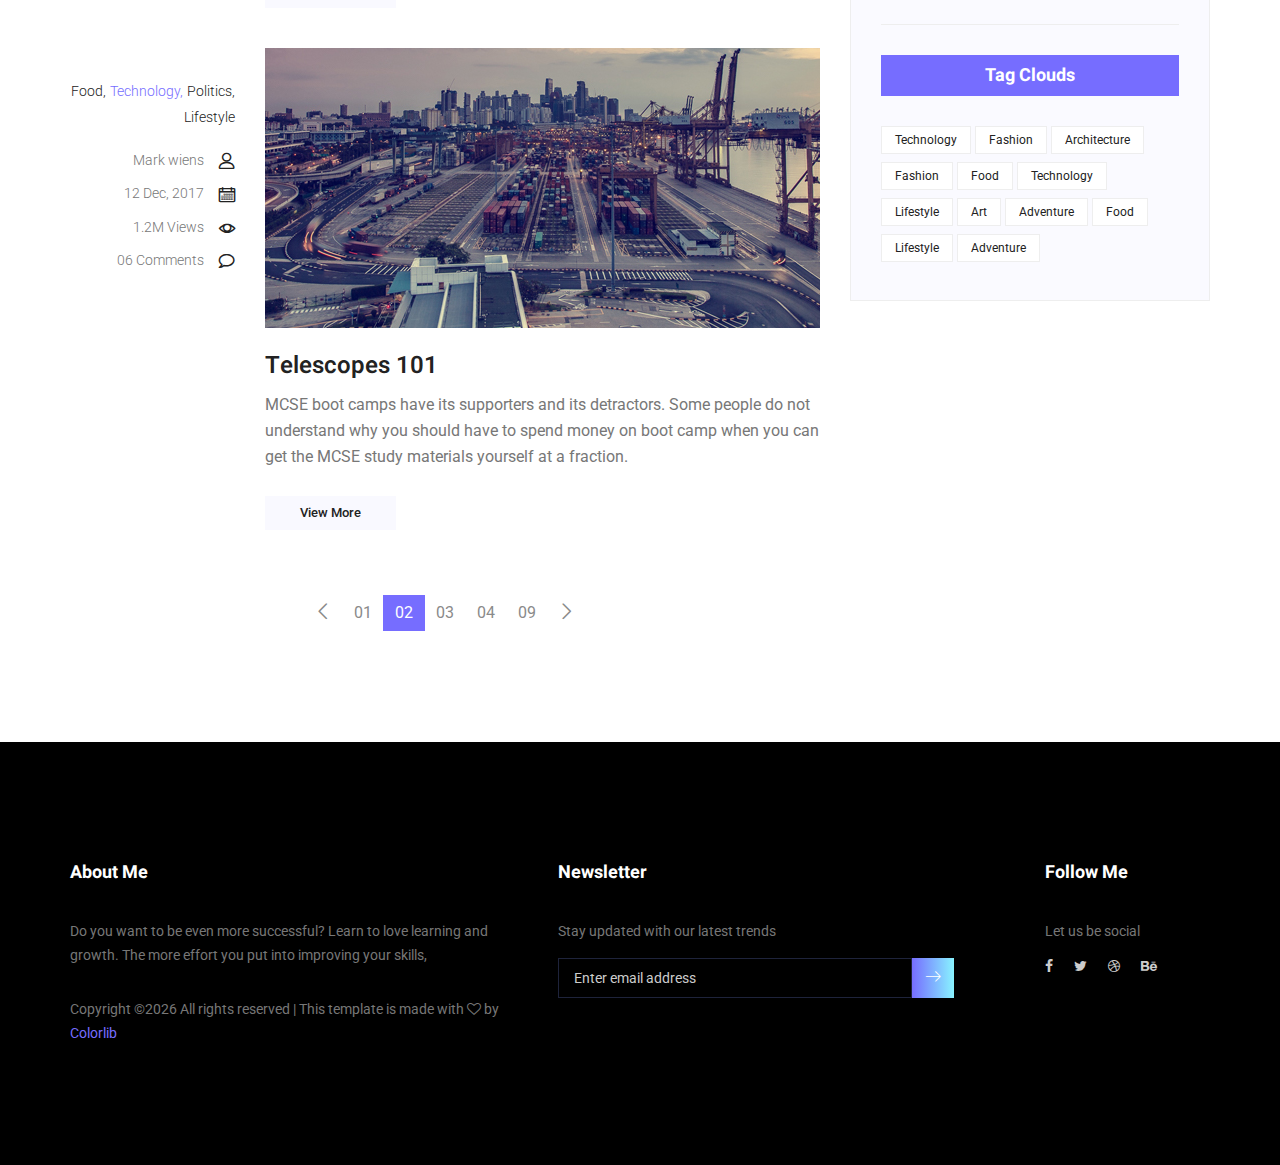
<file: blog.html>
<!doctype html>
<html lang="en">
    <head>
        <!-- Required meta tags -->
        <meta charset="utf-8">
        <meta name="viewport" content="width=device-width, initial-scale=1, shrink-to-fit=no">
        <link rel="icon" href="img/favicon.png" type="image/png">
        <title>MeetMe Personal</title>
        <!-- Bootstrap CSS -->
        <link rel="stylesheet" href="css/bootstrap.css">
        <link rel="stylesheet" href="vendors/linericon/style.css">
        <link rel="stylesheet" href="css/font-awesome.min.css">
        <link rel="stylesheet" href="vendors/owl-carousel/owl.carousel.min.css">
        <link rel="stylesheet" href="vendors/lightbox/simpleLightbox.css">
        <link rel="stylesheet" href="vendors/nice-select/css/nice-select.css">
        <link rel="stylesheet" href="vendors/animate-css/animate.css">
        <link rel="stylesheet" href="vendors/popup/magnific-popup.css">
        <!-- main css -->
        <link rel="stylesheet" href="css/style.css">
        <link rel="stylesheet" href="css/responsive.css">
    </head>
    <body>
        
        <!--================Header Menu Area =================-->
        <header class="header_area">
            <div class="main_menu">
            	<nav class="navbar navbar-expand-lg navbar-light">
					<div class="container box_1620">
						<!-- Brand and toggle get grouped for better mobile display -->
						<a class="navbar-brand logo_h" href="index.html"><img src="img/logo.png" alt=""></a>
						<button class="navbar-toggler" type="button" data-toggle="collapse" data-target="#navbarSupportedContent" aria-controls="navbarSupportedContent" aria-expanded="false" aria-label="Toggle navigation">
							<span class="icon-bar"></span>
							<span class="icon-bar"></span>
							<span class="icon-bar"></span>
						</button>
						<!-- Collect the nav links, forms, and other content for toggling -->
						<div class="collapse navbar-collapse offset" id="navbarSupportedContent">
							<ul class="nav navbar-nav menu_nav ml-auto">
								<li class="nav-item active"><a class="nav-link" href="index.html">Home</a></li> 
								<li class="nav-item"><a class="nav-link" href="about-us.html">About</a></li> 
								<li class="nav-item"><a class="nav-link" href="services.html">Services</a></li> 
								<li class="nav-item submenu dropdown">
									<a href="#" class="nav-link dropdown-toggle" data-toggle="dropdown" role="button" aria-haspopup="true" aria-expanded="false">Pages</a>
									<ul class="dropdown-menu">
										<li class="nav-item"><a class="nav-link" href="portfolio.html">Portfolio</a></li>
										<li class="nav-item"><a class="nav-link" href="elements.html">Elements</a></li>
									</ul>
								</li> 
								<li class="nav-item submenu dropdown">
									<a href="#" class="nav-link dropdown-toggle" data-toggle="dropdown" role="button" aria-haspopup="true" aria-expanded="false">Blog</a>
									<ul class="dropdown-menu">
										<li class="nav-item"><a class="nav-link" href="blog.html">Blog</a></li>
										<li class="nav-item"><a class="nav-link" href="single-blog.html">Blog Details</a></li>
									</ul>
								</li> 
								<li class="nav-item"><a class="nav-link" href="contact.html">Contact</a></li>
							</ul>
						</div> 
					</div>
            	</nav>
            </div>
        </header>
        <!--================Header Menu Area =================-->
        
        <!--================Home Banner Area =================-->
        <section class="home_banner_area blog_banner">
            <div class="banner_inner d-flex align-items-center">
            	<div class="overlay bg-parallax" data-stellar-ratio="0.9" data-stellar-vertical-offset="0" data-background=""></div>
				<div class="container">
					<div class="blog_b_text text-center">
						<h2>Dude You’re Getting <br /> a Telescope</h2>
						<p>There is a moment in the life of any aspiring astronomer that it is time to buy that first</p>
						<a class="white_bg_btn" href="#">View More</a>
					</div>
				</div>
            </div>
        </section>
        <!--================End Home Banner Area =================-->
        
        <!--================Blog Categorie Area =================-->
        <section class="blog_categorie_area">
            <div class="container">
                <div class="row">
                    <div class="col-lg-4">
                        <div class="categories_post">
                            <img src="img/blog/cat-post/cat-post-3.jpg" alt="post">
                            <div class="categories_details">
                                <div class="categories_text">
                                    <a href="blog-details.html"><h5>Social Life</h5></a>
                                    <div class="border_line"></div>
                                    <p>Enjoy your social life together</p>
                                </div>
                            </div>
                        </div>
                    </div>
                    <div class="col-lg-4">
                        <div class="categories_post">
                            <img src="img/blog/cat-post/cat-post-2.jpg" alt="post">
                            <div class="categories_details">
                                <div class="categories_text">
                                    <a href="blog-details.html"><h5>Politics</h5></a>
                                    <div class="border_line"></div>
                                    <p>Be a part of politics</p>
                                </div>
                            </div>
                        </div>
                    </div>
                    <div class="col-lg-4">
                        <div class="categories_post">
                            <img src="img/blog/cat-post/cat-post-1.jpg" alt="post">
                            <div class="categories_details">
                                <div class="categories_text">
                                    <a href="blog-details.html"><h5>Food</h5></a>
                                    <div class="border_line"></div>
                                    <p>Let the food be finished</p>
                                </div>
                            </div>
                        </div>
                    </div>
                </div>
            </div>
        </section>
        <!--================Blog Categorie Area =================-->
        
        <!--================Blog Area =================-->
        <section class="blog_area">
            <div class="container">
                <div class="row">
                    <div class="col-lg-8">
                        <div class="blog_left_sidebar">
                            <article class="row blog_item">
                               <div class="col-md-3">
                                   <div class="blog_info text-right">
                                        <div class="post_tag">
                                            <a href="#">Food,</a>
                                            <a class="active" href="#">Technology,</a>
                                            <a href="#">Politics,</a>
                                            <a href="#">Lifestyle</a>
                                        </div>
                                        <ul class="blog_meta list">
                                            <li><a href="#">Mark wiens<i class="lnr lnr-user"></i></a></li>
                                            <li><a href="#">12 Dec, 2017<i class="lnr lnr-calendar-full"></i></a></li>
                                            <li><a href="#">1.2M Views<i class="lnr lnr-eye"></i></a></li>
                                            <li><a href="#">06 Comments<i class="lnr lnr-bubble"></i></a></li>
                                        </ul>
                                    </div>
                               </div>
                                <div class="col-md-9">
                                    <div class="blog_post">
                                        <img src="img/blog/main-blog/m-blog-1.jpg" alt="">
                                        <div class="blog_details">
                                            <a href="single-blog.html"><h2>Astronomy Binoculars A Great Alternative</h2></a>
                                            <p>MCSE boot camps have its supporters and its detractors. Some people do not understand why you should have to spend money on boot camp when you can get the MCSE study materials yourself at a fraction.</p>
                                            <a href="single-blog.html" class="white_bg_btn">View More</a>
                                        </div>
                                    </div>
                                </div>
                            </article>
                            <article class="row blog_item">
                               <div class="col-md-3">
                                   <div class="blog_info text-right">
                                        <div class="post_tag">
                                            <a href="#">Food,</a>
                                            <a class="active" href="#">Technology,</a>
                                            <a href="#">Politics,</a>
                                            <a href="#">Lifestyle</a>
                                        </div>
                                        <ul class="blog_meta list">
                                            <li><a href="#">Mark wiens<i class="lnr lnr-user"></i></a></li>
                                            <li><a href="#">12 Dec, 2017<i class="lnr lnr-calendar-full"></i></a></li>
                                            <li><a href="#">1.2M Views<i class="lnr lnr-eye"></i></a></li>
                                            <li><a href="#">06 Comments<i class="lnr lnr-bubble"></i></a></li>
                                        </ul>
                                    </div>
                               </div>
                                <div class="col-md-9">
                                    <div class="blog_post">
                                        <img src="img/blog/main-blog/m-blog-2.jpg" alt="">
                                        <div class="blog_details">
                                            <a href="single-blog.html"><h2>The Basics Of Buying A Telescope</h2></a>
                                            <p>MCSE boot camps have its supporters and its detractors. Some people do not understand why you should have to spend money on boot camp when you can get the MCSE study materials yourself at a fraction.</p>
                                            <a href="single-blog.html" class="white_bg_btn">View More</a>
                                        </div>
                                    </div>
                                </div>
                            </article>
                            <article class="row blog_item">
                               <div class="col-md-3">
                                   <div class="blog_info text-right">
                                        <div class="post_tag">
                                            <a href="#">Food,</a>
                                            <a class="active" href="#">Technology,</a>
                                            <a href="#">Politics,</a>
                                            <a href="#">Lifestyle</a>
                                        </div>
                                        <ul class="blog_meta list">
                                            <li><a href="#">Mark wiens<i class="lnr lnr-user"></i></a></li>
                                            <li><a href="#">12 Dec, 2017<i class="lnr lnr-calendar-full"></i></a></li>
                                            <li><a href="#">1.2M Views<i class="lnr lnr-eye"></i></a></li>
                                            <li><a href="#">06 Comments<i class="lnr lnr-bubble"></i></a></li>
                                        </ul>
                                    </div>
                               </div>
                                <div class="col-md-9">
                                    <div class="blog_post">
                                        <img src="img/blog/main-blog/m-blog-3.jpg" alt="">
                                        <div class="blog_details">
                                            <a href="single-blog.html"><h2>The Glossary Of Telescopes</h2></a>
                                            <p>MCSE boot camps have its supporters and its detractors. Some people do not understand why you should have to spend money on boot camp when you can get the MCSE study materials yourself at a fraction.</p>
                                            <a href="single-blog.html" class="white_bg_btn">View More</a>
                                        </div>
                                    </div>
                                </div>
                            </article>
                            <article class="row blog_item">
                               <div class="col-md-3">
                                   <div class="blog_info text-right">
                                        <div class="post_tag">
                                            <a href="#">Food,</a>
                                            <a class="active" href="#">Technology,</a>
                                            <a href="#">Politics,</a>
                                            <a href="#">Lifestyle</a>
                                        </div>
                                        <ul class="blog_meta list">
                                            <li><a href="#">Mark wiens<i class="lnr lnr-user"></i></a></li>
                                            <li><a href="#">12 Dec, 2017<i class="lnr lnr-calendar-full"></i></a></li>
                                            <li><a href="#">1.2M Views<i class="lnr lnr-eye"></i></a></li>
                                            <li><a href="#">06 Comments<i class="lnr lnr-bubble"></i></a></li>
                                        </ul>
                                    </div>
                               </div>
                                <div class="col-md-9">
                                    <div class="blog_post">
                                        <img src="img/blog/main-blog/m-blog-4.jpg" alt="">
                                        <div class="blog_details">
                                            <a href="single-blog.html"><h2>The Night Sky</h2></a>
                                            <p>MCSE boot camps have its supporters and its detractors. Some people do not understand why you should have to spend money on boot camp when you can get the MCSE study materials yourself at a fraction.</p>
                                            <a href="single-blog.html" class="white_bg_btn">View More</a>
                                        </div>
                                    </div>
                                </div>
                            </article>
                            <article class="row blog_item">
                               <div class="col-md-3">
                                   <div class="blog_info text-right">
                                        <div class="post_tag">
                                            <a href="#">Food,</a>
                                            <a class="active" href="#">Technology,</a>
                                            <a href="#">Politics,</a>
                                            <a href="#">Lifestyle</a>
                                        </div>
                                        <ul class="blog_meta list">
                                            <li><a href="#">Mark wiens<i class="lnr lnr-user"></i></a></li>
                                            <li><a href="#">12 Dec, 2017<i class="lnr lnr-calendar-full"></i></a></li>
                                            <li><a href="#">1.2M Views<i class="lnr lnr-eye"></i></a></li>
                                            <li><a href="#">06 Comments<i class="lnr lnr-bubble"></i></a></li>
                                        </ul>
                                    </div>
                               </div>
                                <div class="col-md-9">
                                    <div class="blog_post">
                                        <img src="img/blog/main-blog/m-blog-5.jpg" alt="">
                                        <div class="blog_details">
                                            <a href="single-blog.html"><h2>Telescopes 101</h2></a>
                                            <p>MCSE boot camps have its supporters and its detractors. Some people do not understand why you should have to spend money on boot camp when you can get the MCSE study materials yourself at a fraction.</p>
                                            <a href="single-blog.html" class="white_bg_btn">View More</a>
                                        </div>
                                    </div>
                                </div>
                            </article>
                            <nav class="blog-pagination justify-content-center d-flex">
		                        <ul class="pagination">
		                            <li class="page-item">
		                                <a href="#" class="page-link" aria-label="Previous">
		                                    <span aria-hidden="true">
		                                        <span class="lnr lnr-chevron-left"></span>
		                                    </span>
		                                </a>
		                            </li>
		                            <li class="page-item"><a href="#" class="page-link">01</a></li>
		                            <li class="page-item active"><a href="#" class="page-link">02</a></li>
		                            <li class="page-item"><a href="#" class="page-link">03</a></li>
		                            <li class="page-item"><a href="#" class="page-link">04</a></li>
		                            <li class="page-item"><a href="#" class="page-link">09</a></li>
		                            <li class="page-item">
		                                <a href="#" class="page-link" aria-label="Next">
		                                    <span aria-hidden="true">
		                                        <span class="lnr lnr-chevron-right"></span>
		                                    </span>
		                                </a>
		                            </li>
		                        </ul>
		                    </nav>
                        </div>
                    </div>
                    <div class="col-lg-4">
                        <div class="blog_right_sidebar">
                            <aside class="single_sidebar_widget search_widget">
                                <div class="input-group">
                                    <input type="text" class="form-control" placeholder="Search Posts">
                                    <span class="input-group-btn">
                                        <button class="btn btn-default" type="button"><i class="lnr lnr-magnifier"></i></button>
                                    </span>
                                </div><!-- /input-group -->
                                <div class="br"></div>
                            </aside>
                            <aside class="single_sidebar_widget author_widget">
                                <img class="author_img rounded-circle" src="img/blog/author.png" alt="">
                                <h4>Charlie Barber</h4>
                                <p>Senior blog writer</p>
                                <div class="social_icon">
                                    <a href="#"><i class="fa fa-facebook"></i></a>
                                    <a href="#"><i class="fa fa-twitter"></i></a>
                                    <a href="#"><i class="fa fa-github"></i></a>
                                    <a href="#"><i class="fa fa-behance"></i></a>
                                </div>
                                <p>Boot camps have its supporters andit sdetractors. Some people do not understand why you should have to spend money on boot camp when you can get. Boot camps have itssuppor ters andits detractors.</p>
                                <div class="br"></div>
                            </aside>
                            <aside class="single_sidebar_widget popular_post_widget">
                                <h3 class="widget_title">Popular Posts</h3>
                                <div class="media post_item">
                                    <img src="img/blog/popular-post/post1.jpg" alt="post">
                                    <div class="media-body">
                                        <a href="blog-details.html"><h3>Space The Final Frontier</h3></a>
                                        <p>02 Hours ago</p>
                                    </div>
                                </div>
                                <div class="media post_item">
                                    <img src="img/blog/popular-post/post2.jpg" alt="post">
                                    <div class="media-body">
                                        <a href="blog-details.html"><h3>The Amazing Hubble</h3></a>
                                        <p>02 Hours ago</p>
                                    </div>
                                </div>
                                <div class="media post_item">
                                    <img src="img/blog/popular-post/post3.jpg" alt="post">
                                    <div class="media-body">
                                        <a href="blog-details.html"><h3>Astronomy Or Astrology</h3></a>
                                        <p>03 Hours ago</p>
                                    </div>
                                </div>
                                <div class="media post_item">
                                    <img src="img/blog/popular-post/post4.jpg" alt="post">
                                    <div class="media-body">
                                        <a href="blog-details.html"><h3>Asteroids telescope</h3></a>
                                        <p>01 Hours ago</p>
                                    </div>
                                </div>
                                <div class="br"></div>
                            </aside>
                            <aside class="single_sidebar_widget ads_widget">
                                <a href="#"><img class="img-fluid" src="img/blog/add.jpg" alt=""></a>
                                <div class="br"></div>
                            </aside>
                            <aside class="single_sidebar_widget post_category_widget">
                                <h4 class="widget_title">Post Catgories</h4>
                                <ul class="list cat-list">
                                    <li>
                                        <a href="#" class="d-flex justify-content-between">
                                            <p>Technology</p>
                                            <p>37</p>
                                        </a>
                                    </li>
                                    <li>
                                        <a href="#" class="d-flex justify-content-between">
                                            <p>Lifestyle</p>
                                            <p>24</p>
                                        </a>
                                    </li>
                                    <li>
                                        <a href="#" class="d-flex justify-content-between">
                                            <p>Fashion</p>
                                            <p>59</p>
                                        </a>
                                    </li>
                                    <li>
                                        <a href="#" class="d-flex justify-content-between">
                                            <p>Art</p>
                                            <p>29</p>
                                        </a>
                                    </li>
                                    <li>
                                        <a href="#" class="d-flex justify-content-between">
                                            <p>Food</p>
                                            <p>15</p>
                                        </a>
                                    </li>
                                    <li>
                                        <a href="#" class="d-flex justify-content-between">
                                            <p>Architecture</p>
                                            <p>09</p>
                                        </a>
                                    </li>
                                    <li>
                                        <a href="#" class="d-flex justify-content-between">
                                            <p>Adventure</p>
                                            <p>44</p>
                                        </a>
                                    </li>															
                                </ul>
                                <div class="br"></div>
                            </aside>
                            <aside class="single-sidebar-widget newsletter_widget">
                                <h4 class="widget_title">Newsletter</h4>
                                <p>
                                Here, I focus on a range of items and features that we use in life without
                                giving them a second thought.
                                </p>
                                <div class="form-group d-flex flex-row">
                                    <div class="input-group">
                                        <div class="input-group-prepend">
                                            <div class="input-group-text"><i class="fa fa-envelope" aria-hidden="true"></i></div>
                                        </div>
                                        <input type="text" class="form-control" id="inlineFormInputGroup" placeholder="Enter email" onfocus="this.placeholder = ''" onblur="this.placeholder = 'Enter email'">
                                    </div>
                                    <a href="#" class="bbtns">Subcribe</a>
                                </div>	
                                <p class="text-bottom">You can unsubscribe at any time</p>	
                                <div class="br"></div>							
                            </aside>
                            <aside class="single-sidebar-widget tag_cloud_widget">
                                <h4 class="widget_title">Tag Clouds</h4>
                                <ul class="list">
                                    <li><a href="#">Technology</a></li>
                                    <li><a href="#">Fashion</a></li>
                                    <li><a href="#">Architecture</a></li>
                                    <li><a href="#">Fashion</a></li>
                                    <li><a href="#">Food</a></li>
                                    <li><a href="#">Technology</a></li>
                                    <li><a href="#">Lifestyle</a></li>
                                    <li><a href="#">Art</a></li>
                                    <li><a href="#">Adventure</a></li>
                                    <li><a href="#">Food</a></li>
                                    <li><a href="#">Lifestyle</a></li>
                                    <li><a href="#">Adventure</a></li>
                                </ul>
                            </aside>
                        </div>
                    </div>
                </div>
            </div>
        </section>
        <!--================Blog Area =================-->
        
        <!--================Footer Area =================-->
        <footer class="footer_area p_120">
        	<div class="container">
        		<div class="row footer_inner">
        			<div class="col-lg-5 col-sm-6">
        				<aside class="f_widget ab_widget">
        					<div class="f_title">
        						<h3>About Me</h3>
        					</div>
        					<p>Do you want to be even more successful? Learn to love learning and growth. The more effort you put into improving your skills,</p>
        					<p><!-- Link back to Colorlib can't be removed. Template is licensed under CC BY 3.0. -->
Copyright &copy;<script>document.write(new Date().getFullYear());</script> All rights reserved | This template is made with <i class="fa fa-heart-o" aria-hidden="true"></i> by <a href="https://colorlib.com" target="_blank">Colorlib</a>
<!-- Link back to Colorlib can't be removed. Template is licensed under CC BY 3.0. --></p>
        				</aside>
        			</div>
        			<div class="col-lg-5 col-sm-6">
        				<aside class="f_widget news_widget">
        					<div class="f_title">
        						<h3>Newsletter</h3>
        					</div>
        					<p>Stay updated with our latest trends</p>
        					<div id="mc_embed_signup">
                                <form target="_blank" action="https://spondonit.us12.list-manage.com/subscribe/post?u=1462626880ade1ac87bd9c93a&amp;id=92a4423d01" method="get" class="subscribe_form relative">
                                	<div class="input-group d-flex flex-row">
                                        <input name="EMAIL" placeholder="Enter email address" onfocus="this.placeholder = ''" onblur="this.placeholder = 'Email Address '" required="" type="email">
                                        <button class="btn sub-btn"><span class="lnr lnr-arrow-right"></span></button>		
                                    </div>				
                                    <div class="mt-10 info"></div>
                                </form>
                            </div>
        				</aside>
        			</div>
        			<div class="col-lg-2">
        				<aside class="f_widget social_widget">
        					<div class="f_title">
        						<h3>Follow Me</h3>
        					</div>
        					<p>Let us be social</p>
        					<ul class="list">
        						<li><a href="#"><i class="fa fa-facebook"></i></a></li>
        						<li><a href="#"><i class="fa fa-twitter"></i></a></li>
        						<li><a href="#"><i class="fa fa-dribbble"></i></a></li>
        						<li><a href="#"><i class="fa fa-behance"></i></a></li>
        					</ul>
        				</aside>
        			</div>
        		</div>
        	</div>
        </footer>
        <!--================End Footer Area =================-->
        
        
        
        
        <!-- Optional JavaScript -->
        <!-- jQuery first, then Popper.js, then Bootstrap JS -->
        <script src="js/jquery-3.3.1.min.js"></script>
        <script src="js/popper.js"></script>
        <script src="js/bootstrap.min.js"></script>
        <script src="js/stellar.js"></script>
        <script src="vendors/lightbox/simpleLightbox.min.js"></script>
        <script src="vendors/nice-select/js/jquery.nice-select.min.js"></script>
        <script src="vendors/isotope/imagesloaded.pkgd.min.js"></script>
        <script src="vendors/isotope/isotope.pkgd.min.js"></script>
        <script src="vendors/owl-carousel/owl.carousel.min.js"></script>
        <script src="vendors/popup/jquery.magnific-popup.min.js"></script>
        <script src="js/jquery.ajaxchimp.min.js"></script>
        <script src="vendors/counter-up/jquery.waypoints.min.js"></script>
        <script src="vendors/counter-up/jquery.counterup.min.js"></script>
        <script src="js/mail-script.js"></script>
        <script src="js/theme.js"></script>
    </body>
</html>
</file>
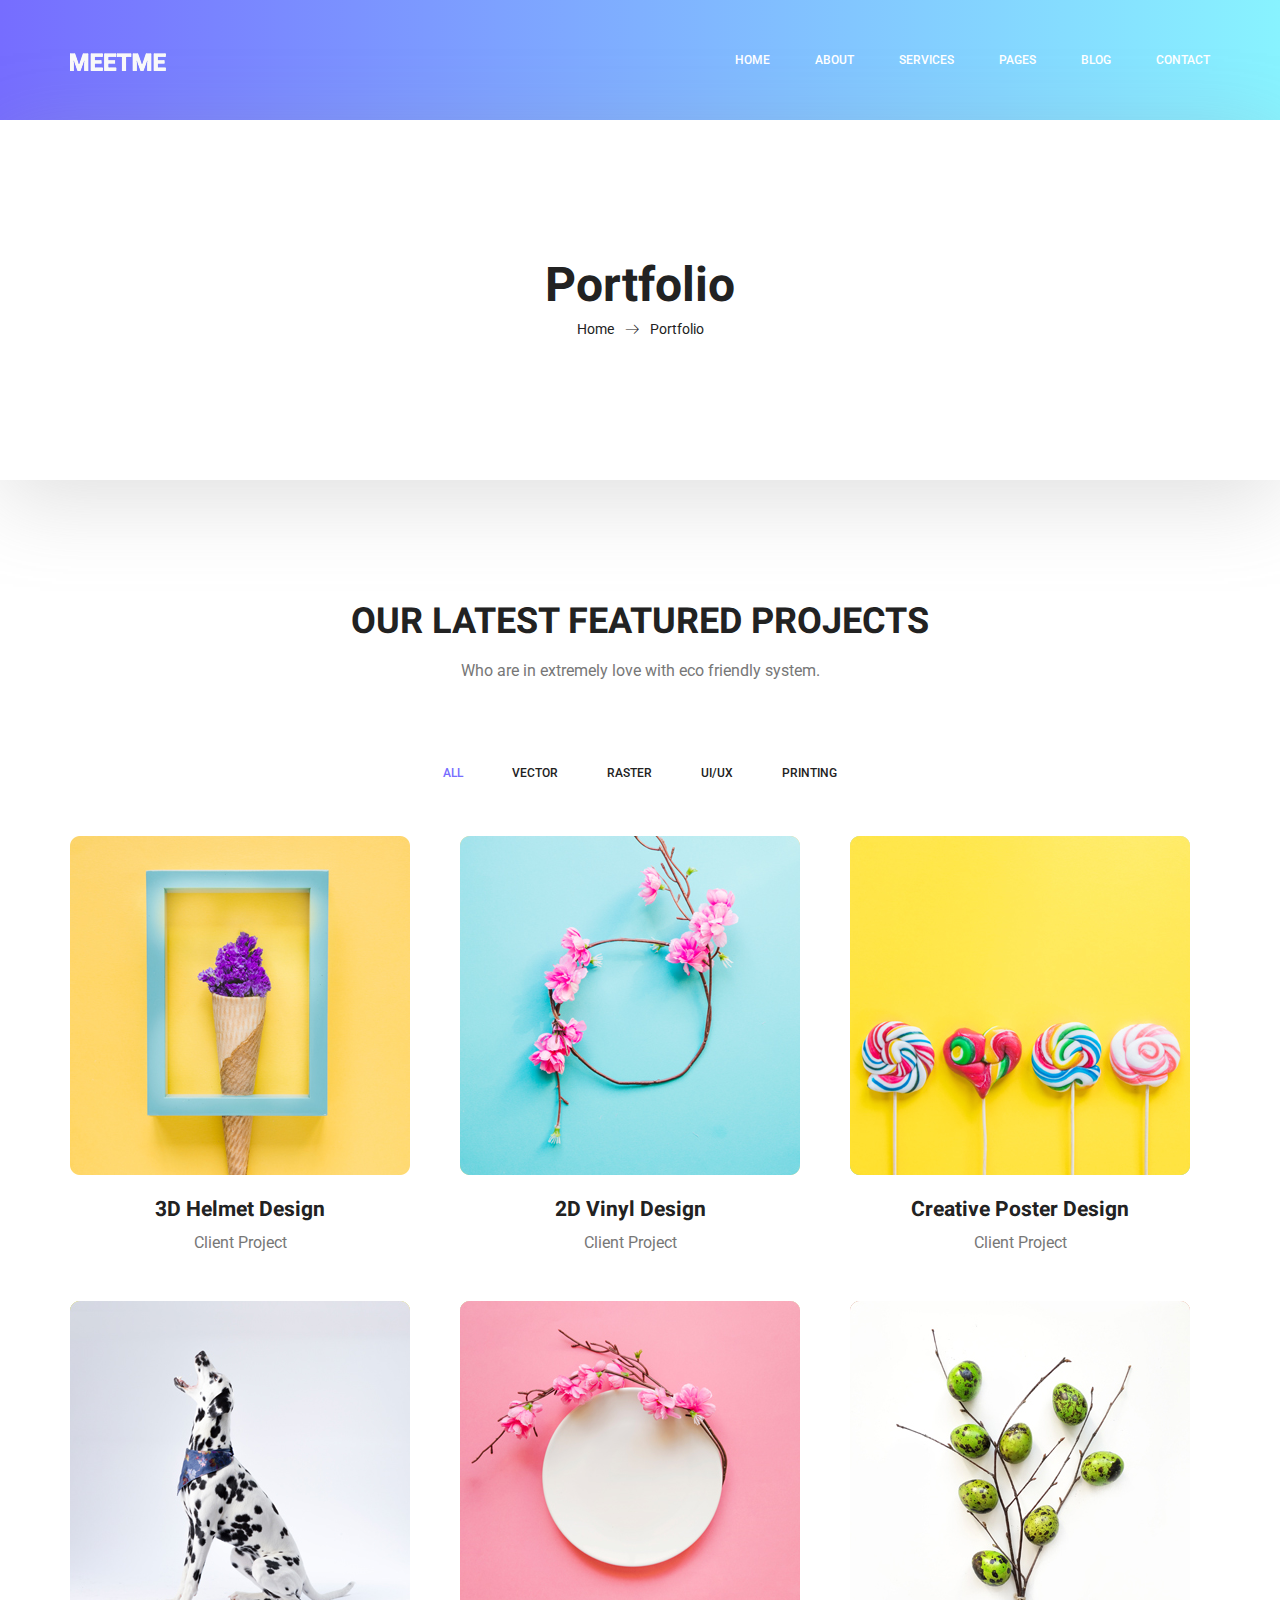
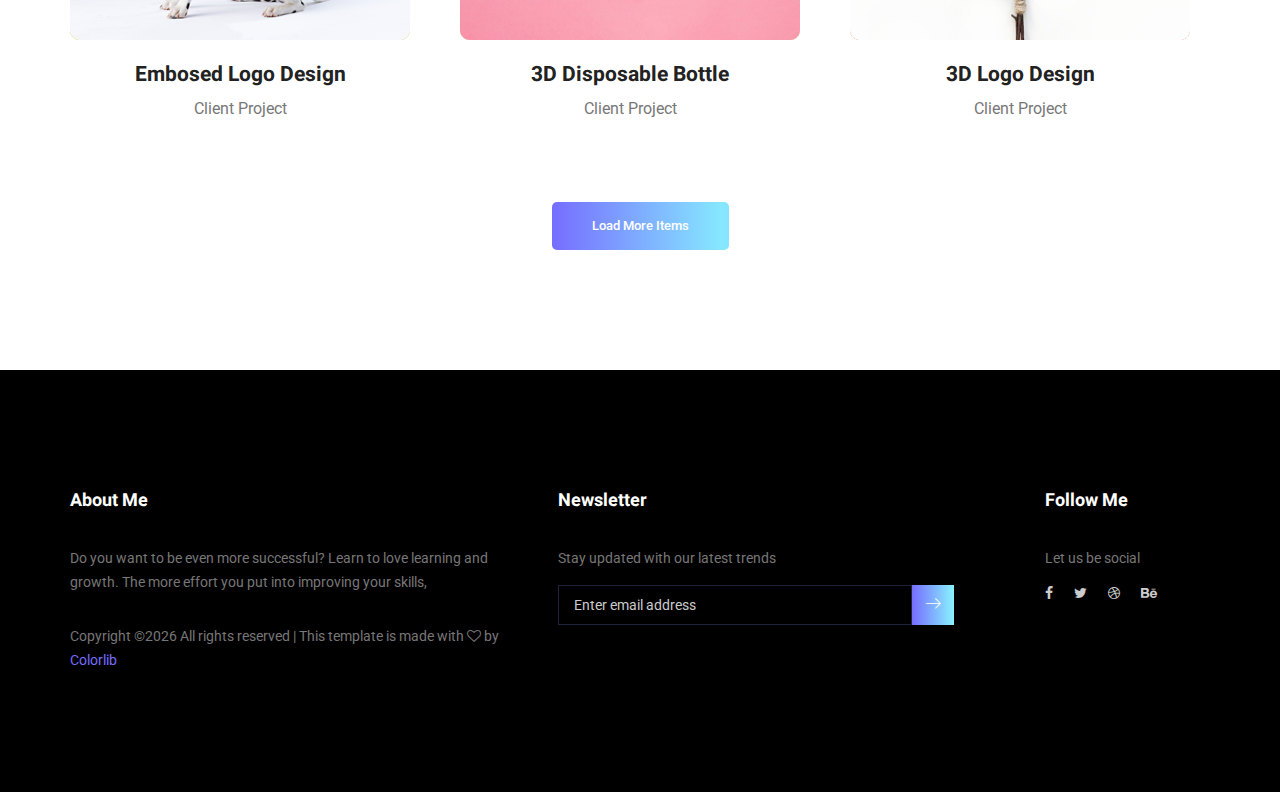
<file: portfolio.html>
<!doctype html>
<html lang="en">
    <head>
        <!-- Required meta tags -->
        <meta charset="utf-8">
        <meta name="viewport" content="width=device-width, initial-scale=1, shrink-to-fit=no">
        <link rel="icon" href="img/favicon.png" type="image/png">
        <title>MeetMe Personal</title>
        <!-- Bootstrap CSS -->
        <link rel="stylesheet" href="css/bootstrap.css">
        <link rel="stylesheet" href="vendors/linericon/style.css">
        <link rel="stylesheet" href="css/font-awesome.min.css">
        <link rel="stylesheet" href="vendors/owl-carousel/owl.carousel.min.css">
        <link rel="stylesheet" href="vendors/lightbox/simpleLightbox.css">
        <link rel="stylesheet" href="vendors/nice-select/css/nice-select.css">
        <link rel="stylesheet" href="vendors/animate-css/animate.css">
        <link rel="stylesheet" href="vendors/popup/magnific-popup.css">
        <link rel="stylesheet" href="vendors/flaticon/flaticon.css">
        <!-- main css -->
        <link rel="stylesheet" href="css/style.css">
        <link rel="stylesheet" href="css/responsive.css">
    </head>
    <body>
        
        <!--================Header Menu Area =================-->
        <header class="header_area">
            <div class="main_menu">
            	<nav class="navbar navbar-expand-lg navbar-light">
					<div class="container box_1620">
						<!-- Brand and toggle get grouped for better mobile display -->
						<a class="navbar-brand logo_h" href="index.html"><img src="img/logo.png" alt=""></a>
						<button class="navbar-toggler" type="button" data-toggle="collapse" data-target="#navbarSupportedContent" aria-controls="navbarSupportedContent" aria-expanded="false" aria-label="Toggle navigation">
							<span class="icon-bar"></span>
							<span class="icon-bar"></span>
							<span class="icon-bar"></span>
						</button>
						<!-- Collect the nav links, forms, and other content for toggling -->
						<div class="collapse navbar-collapse offset" id="navbarSupportedContent">
							<ul class="nav navbar-nav menu_nav ml-auto">
								<li class="nav-item active"><a class="nav-link" href="index.html">Home</a></li> 
								<li class="nav-item"><a class="nav-link" href="about-us.html">About</a></li> 
								<li class="nav-item"><a class="nav-link" href="services.html">Services</a></li> 
								<li class="nav-item submenu dropdown">
									<a href="#" class="nav-link dropdown-toggle" data-toggle="dropdown" role="button" aria-haspopup="true" aria-expanded="false">Pages</a>
									<ul class="dropdown-menu">
										<li class="nav-item"><a class="nav-link" href="portfolio.html">Portfolio</a></li>
										<li class="nav-item"><a class="nav-link" href="elements.html">Elements</a></li>
									</ul>
								</li> 
								<li class="nav-item submenu dropdown">
									<a href="#" class="nav-link dropdown-toggle" data-toggle="dropdown" role="button" aria-haspopup="true" aria-expanded="false">Blog</a>
									<ul class="dropdown-menu">
										<li class="nav-item"><a class="nav-link" href="blog.html">Blog</a></li>
										<li class="nav-item"><a class="nav-link" href="single-blog.html">Blog Details</a></li>
									</ul>
								</li> 
								<li class="nav-item"><a class="nav-link" href="contact.html">Contact</a></li>
							</ul>
						</div> 
					</div>
            	</nav>
            </div>
        </header>
        <!--================Header Menu Area =================-->
        
        <!--================Home Banner Area =================-->
        <section class="banner_area">
            <div class="box_1620">
				<div class="banner_inner d-flex align-items-center">
					<div class="container">
						<div class="banner_content text-center">
							<h2>Portfolio</h2>
							<div class="page_link">
								<a href="index.html">Home</a>
								<a href="portfolio.html">Portfolio</a>
							</div>
						</div>
					</div>
				</div>
            </div>
        </section>
        <!--================End Home Banner Area =================-->
        
        <!--================Home Gallery Area =================-->
        <section class="home_gallery_area p_120">
        	<div class="container">
        		<div class="main_title">
        			<h2>Our Latest Featured Projects</h2>
        			<p>Who are in extremely love with eco friendly system.</p>
        		</div>
        		<div class="isotope_fillter">
        			<ul class="gallery_filter list">
						<li class="active" data-filter="*"><a href="#">All</a></li>
						<li data-filter=".brand"><a href="#">Vector</a></li>
						<li data-filter=".manipul"><a href="#">Raster</a></li>
						<li data-filter=".creative"><a href="#">UI/UX</a></li>
						<li data-filter=".design"><a href="#">Printing</a></li>
					</ul>
        		</div>
        	</div>
        	<div class="container">
        		<div class="gallery_f_inner row imageGallery1">
        			<div class="col-lg-4 col-md-4 col-sm-6 brand manipul design print">
        				<div class="h_gallery_item">
        					<div class="g_img_item">
        						<img class="img-fluid" src="img/gallery/project-1.jpg" alt="">
        						<a class="light" href="img/gallery/project-1.jpg"><img src="img/gallery/icon.png" alt=""></a>
        					</div>
        					<div class="g_item_text">
        						<h4>3D Helmet Design</h4>
        						<p>Client Project</p>
        					</div>
        				</div>
        			</div>
        			<div class="col-lg-4 col-md-4 col-sm-6 brand manipul creative">
        				<div class="h_gallery_item">
        					<div class="g_img_item">
        						<img class="img-fluid" src="img/gallery/project-2.jpg" alt="">
        						<a class="light" href="img/gallery/project-2.jpg"><img src="img/gallery/icon.png" alt=""></a>
        					</div>
        					<div class="g_item_text">
        						<h4>2D Vinyl Design</h4>
        						<p>Client Project</p>
        					</div>
        				</div>
        			</div>
        			<div class="col-lg-4 col-md-4 col-sm-6 manipul creative design print">
        				<div class="h_gallery_item">
        					<div class="g_img_item">
        						<img class="img-fluid" src="img/gallery/project-3.jpg" alt="">
        						<a class="light" href="img/gallery/project-3.jpg"><img src="img/gallery/icon.png" alt=""></a>
        					</div>
        					<div class="g_item_text">
        						<h4>Creative Poster Design</h4>
        						<p>Client Project</p>
        					</div>
        				</div>
        			</div>
        			<div class="col-lg-4 col-md-4 col-sm-6 brand creative print">
        				<div class="h_gallery_item">
        					<div class="g_img_item">
        						<img class="img-fluid" src="img/gallery/project-4.jpg" alt="">
        						<a class="light" href="img/gallery/project-4.jpg"><img src="img/gallery/icon.png" alt=""></a>
        					</div>
        					<div class="g_item_text">
        						<h4>Embosed Logo Design</h4>
        						<p>Client Project</p>
        					</div>
        				</div>
        			</div>
        			<div class="col-lg-4 col-md-4 col-sm-6 brand manipul design">
        				<div class="h_gallery_item">
        					<div class="g_img_item">
        						<img class="img-fluid" src="img/gallery/project-5.jpg" alt="">
        						<a class="light" href="img/gallery/project-5.jpg"><img src="img/gallery/icon.png" alt=""></a>
        					</div>
        					<div class="g_item_text">
        						<h4>3D Disposable Bottle</h4>
        						<p>Client Project</p>
        					</div>
        				</div>
        			</div>
        			<div class="col-lg-4 col-md-4 col-sm-6 brand creative">
        				<div class="h_gallery_item">
        					<div class="g_img_item">
        						<img class="img-fluid" src="img/gallery/project-6.jpg" alt="">
        						<a class="light" href="img/gallery/project-6.jpg"><img src="img/gallery/icon.png" alt=""></a>
        					</div>
        					<div class="g_item_text">
        						<h4>3D Logo Design</h4>
        						<p>Client Project</p>
        					</div>
        				</div>
        			</div>
        		</div>
        		<div class="more_btn">
        			<a class="main_btn" href="#">Load More Items</a>
        		</div>
        	</div>
        </section>
        <!--================End Home Gallery Area =================-->
        
        <!--================Footer Area =================-->
        <footer class="footer_area p_120">
        	<div class="container">
        		<div class="row footer_inner">
        			<div class="col-lg-5 col-sm-6">
        				<aside class="f_widget ab_widget">
        					<div class="f_title">
        						<h3>About Me</h3>
        					</div>
        					<p>Do you want to be even more successful? Learn to love learning and growth. The more effort you put into improving your skills,</p>
        					<p><!-- Link back to Colorlib can't be removed. Template is licensed under CC BY 3.0. -->
Copyright &copy;<script>document.write(new Date().getFullYear());</script> All rights reserved | This template is made with <i class="fa fa-heart-o" aria-hidden="true"></i> by <a href="https://colorlib.com" target="_blank">Colorlib</a>
<!-- Link back to Colorlib can't be removed. Template is licensed under CC BY 3.0. --></p>
        				</aside>
        			</div>
        			<div class="col-lg-5 col-sm-6">
        				<aside class="f_widget news_widget">
        					<div class="f_title">
        						<h3>Newsletter</h3>
        					</div>
        					<p>Stay updated with our latest trends</p>
        					<div id="mc_embed_signup">
                                <form target="_blank" action="https://spondonit.us12.list-manage.com/subscribe/post?u=1462626880ade1ac87bd9c93a&amp;id=92a4423d01" method="get" class="subscribe_form relative">
                                	<div class="input-group d-flex flex-row">
                                        <input name="EMAIL" placeholder="Enter email address" onfocus="this.placeholder = ''" onblur="this.placeholder = 'Email Address '" required="" type="email">
                                        <button class="btn sub-btn"><span class="lnr lnr-arrow-right"></span></button>		
                                    </div>				
                                    <div class="mt-10 info"></div>
                                </form>
                            </div>
        				</aside>
        			</div>
        			<div class="col-lg-2">
        				<aside class="f_widget social_widget">
        					<div class="f_title">
        						<h3>Follow Me</h3>
        					</div>
        					<p>Let us be social</p>
        					<ul class="list">
        						<li><a href="#"><i class="fa fa-facebook"></i></a></li>
        						<li><a href="#"><i class="fa fa-twitter"></i></a></li>
        						<li><a href="#"><i class="fa fa-dribbble"></i></a></li>
        						<li><a href="#"><i class="fa fa-behance"></i></a></li>
        					</ul>
        				</aside>
        			</div>
        		</div>
        	</div>
        </footer>
        <!--================End Footer Area =================-->
        
        
        
        
        <!-- Optional JavaScript -->
        <!-- jQuery first, then Popper.js, then Bootstrap JS -->
        <script src="js/jquery-3.3.1.min.js"></script>
        <script src="js/popper.js"></script>
        <script src="js/bootstrap.min.js"></script>
        <script src="js/stellar.js"></script>
        <script src="vendors/lightbox/simpleLightbox.min.js"></script>
        <script src="vendors/nice-select/js/jquery.nice-select.min.js"></script>
        <script src="vendors/isotope/imagesloaded.pkgd.min.js"></script>
        <script src="vendors/isotope/isotope.pkgd.min.js"></script>
        <script src="vendors/owl-carousel/owl.carousel.min.js"></script>
        <script src="vendors/popup/jquery.magnific-popup.min.js"></script>
        <script src="js/jquery.ajaxchimp.min.js"></script>
        <script src="vendors/counter-up/jquery.waypoints.min.js"></script>
        <script src="vendors/counter-up/jquery.counterup.min.js"></script>
        <script src="js/mail-script.js"></script>
        <script src="js/theme.js"></script>
    </body>
</html>
</file>
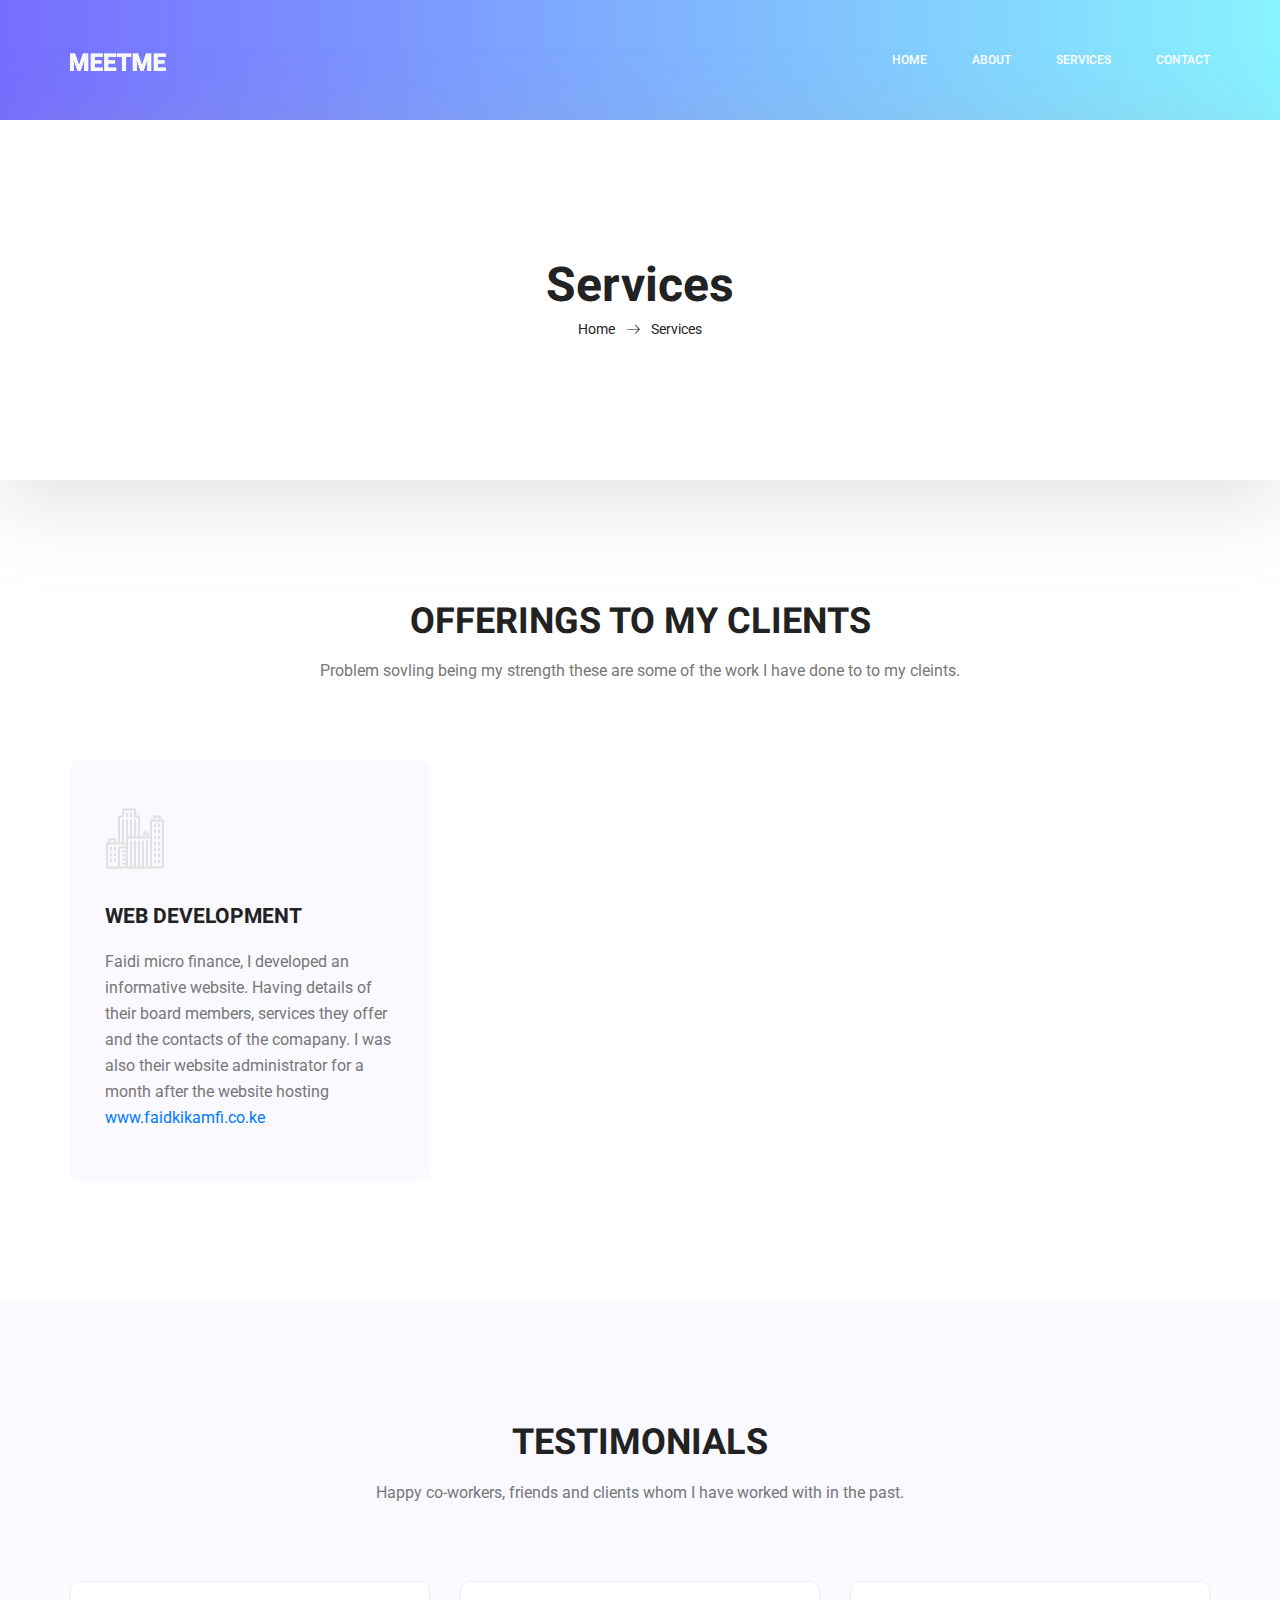
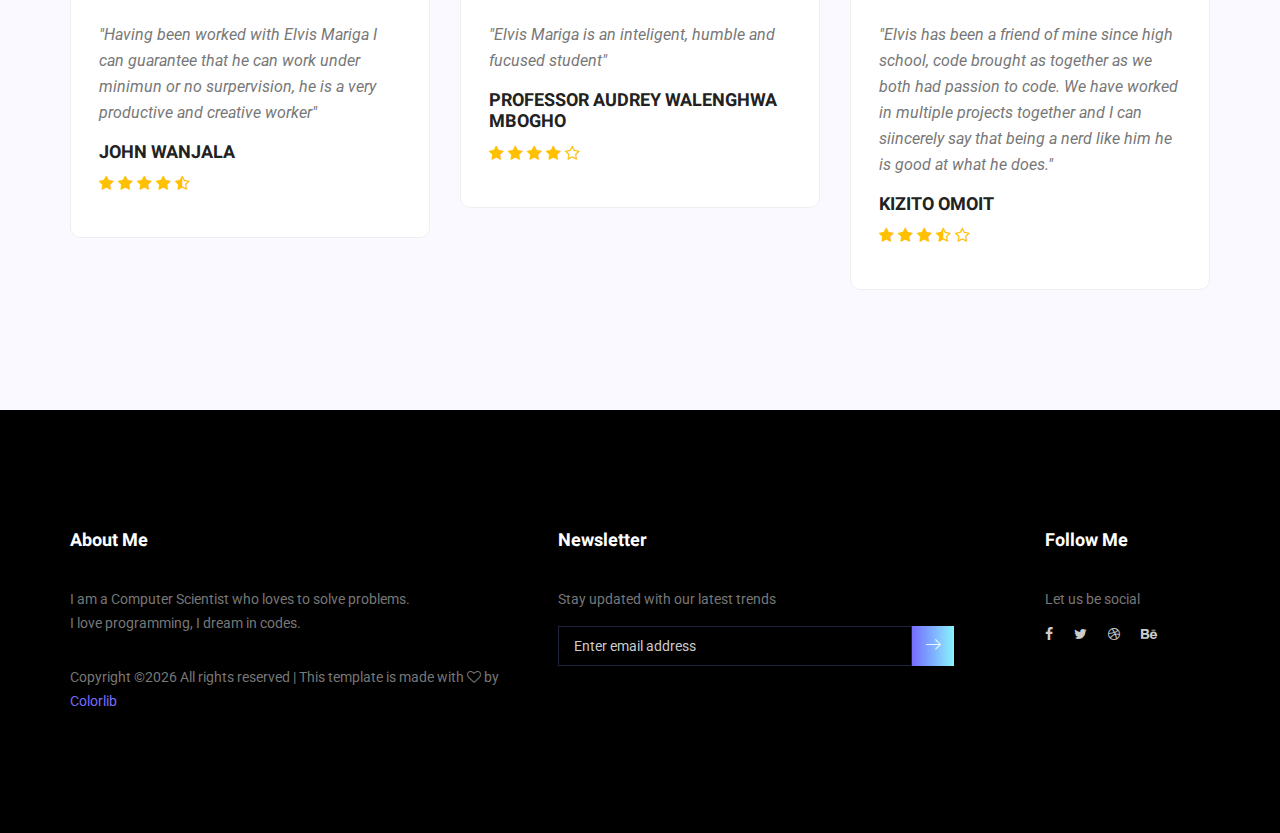
<file: services.html>
<!doctype html>
<html lang="en">
    <head>
        <!-- Required meta tags -->
        <meta charset="utf-8">
        <meta name="viewport" content="width=device-width, initial-scale=1, shrink-to-fit=no">
        <link rel="icon" href="img/favicon.png" type="image/png">
        <title>Meet Elvis Mariga</title>
        <!-- Bootstrap CSS -->
        <link rel="stylesheet" href="css/bootstrap.css">
        <link rel="stylesheet" href="vendors/linericon/style.css">
        <link rel="stylesheet" href="css/font-awesome.min.css">
        <link rel="stylesheet" href="vendors/owl-carousel/owl.carousel.min.css">
        <link rel="stylesheet" href="vendors/lightbox/simpleLightbox.css">
        <link rel="stylesheet" href="vendors/nice-select/css/nice-select.css">
        <link rel="stylesheet" href="vendors/animate-css/animate.css">
        <link rel="stylesheet" href="vendors/popup/magnific-popup.css">
        <link rel="stylesheet" href="vendors/flaticon/flaticon.css">
        <!-- main css -->
        <link rel="stylesheet" href="css/style.css">
        <link rel="stylesheet" href="css/responsive.css">
    </head>
    <body>

        <!--================Header Menu Area =================-->
        <header class="header_area">
            <div class="main_menu">
            	<nav class="navbar navbar-expand-lg navbar-light">
					<div class="container box_1620">
						<!-- Brand and toggle get grouped for better mobile display -->
						<a class="navbar-brand logo_h" href="index.html"><img src="img/logo.png" alt=""></a>
						<button class="navbar-toggler" type="button" data-toggle="collapse" data-target="#navbarSupportedContent" aria-controls="navbarSupportedContent" aria-expanded="false" aria-label="Toggle navigation">
							<span class="icon-bar"></span>
							<span class="icon-bar"></span>
							<span class="icon-bar"></span>
						</button>
						<!-- Collect the nav links, forms, and other content for toggling -->
						<div class="collapse navbar-collapse offset" id="navbarSupportedContent">
							<ul class="nav navbar-nav menu_nav ml-auto">
								<li class="nav-item active"><a class="nav-link" href="index.html">Home</a></li>
								<li class="nav-item"><a class="nav-link" href="about-us.html">About</a></li>
								<li class="nav-item"><a class="nav-link" href="services.html">Services</a></li>
								<li class="nav-item"><a class="nav-link" href="contact.html">Contact</a></li>
							</ul>
						</div>
					</div>
            	</nav>
            </div>
        </header>
        <!--================Header Menu Area =================-->

        <!--================Home Banner Area =================-->
        <section class="banner_area">
            <div class="box_1620">
				<div class="banner_inner d-flex align-items-center">
					<div class="container">
						<div class="banner_content text-center">
							<h2>Services</h2>
							<div class="page_link">
								<a href="index.html">Home</a>
								<a href="services.html">Services</a>
							</div>
						</div>
					</div>
				</div>
            </div>
        </section>
        <!--================End Home Banner Area =================-->

        <!--================Feature Area =================-->
        <section class="feature_area white_feature p_120">
        	<div class="container">
        		<div class="main_title">
        			<h2>offerings to my clients</h2>
        			<p>Problem sovling being my strength these are some of the work I have done to to my cleints.</p>
        		</div>
        		<div class="feature_inner row">
        			<div class="col-lg-4 col-md-6">
        				<div class="feature_item">
        					<i class="flaticon-city"></i>
        					<h4>Web Development</h4>
        					<p>Faidi micro finance, I developed an informative website. Having details of their board members,
								services they offer and the contacts of the comapany.
								I was also their website administrator for a month after the website hosting <a href=
								 https://www.faidikiamfi.co.ke> www.faidkikamfi.co.ke </a> </p></p>
        				</div>
        			</div>

        		</div>
        	</div>
        </section>
        <!--================End Feature Area =================-->

        <!--================Testimonials Area =================-->
        <section class="testimonials_area p_120">
        	<div class="container">
        		<div class="main_title">
        			<h2>Testimonials</h2>
        			<p>Happy co-workers, friends and clients whom I have worked with in the past.</p>
        		</div>
        		<div class="testi_inner">
					<div class="testi_slider owl-carousel">
						<div class="item">
							<div class="testi_item">
								<p>"Having been worked with Elvis Mariga I can guarantee that he can work under minimun or no surpervision, he is a very productive and creative worker"</p>
								<h4>John Wanjala</h4>
								<a href="#"><i class="fa fa-star"></i></a>
								<a href="#"><i class="fa fa-star"></i></a>
								<a href="#"><i class="fa fa-star"></i></a>
								<a href="#"><i class="fa fa-star"></i></a>
								<a href="#"><i class="fa fa-star-half-o"></i></a>
							</div>
						</div>
						<div class="item">
							<div class="testi_item">
								<p>"Elvis Mariga is an inteligent, humble and fucused student" </p>
								<h4>Professor Audrey Walenghwa Mbogho</h4>
								<a href="#"><i class="fa fa-star"></i></a>
								<a href="#"><i class="fa fa-star"></i></a>
								<a href="#"><i class="fa fa-star"></i></a>
								<a href="#"><i class="fa fa-star"></i></a>
								<a href="#"><i class="fa fa-star-o"></i></a>
							</div>
						</div>
						<div class="item">
							<div class="testi_item">
								<p>"Elvis has been a friend of mine since high school, code brought as together as we both had passion to code. We have worked in multiple projects together and I can siincerely say that being a nerd like him he is good at what he does."</p>
								<h4>Kizito Omoit</h4>
								<a href="#"><i class="fa fa-star"></i></a>
								<a href="#"><i class="fa fa-star"></i></a>
								<a href="#"><i class="fa fa-star"></i></a>
								<a href="#"><i class="fa fa-star-half-o"></i></a>
								<a href="#"><i class="fa fa-star-o"></i></a>
							</div>
						</div>
					</div>
        		</div>
        	</div>
        </section>
        <!--================End Testimonials Area =================-->

        <!--================Footer Area =================-->
        <footer class="footer_area p_120">
        	<div class="container">
        		<div class="row footer_inner">
        			<div class="col-lg-5 col-sm-6">
        				<aside class="f_widget ab_widget">
        					<div class="f_title">
        						<h3>About Me</h3>
        					</div>
							<p>I am a Computer Scientist who loves to solve problems.<br>
							I love programming, I dream in codes.</p>
        					<p><!-- Link back to Colorlib can't be removed. Template is licensed under CC BY 3.0. -->
Copyright &copy;<script>document.write(new Date().getFullYear());</script> All rights reserved | This template is made with <i class="fa fa-heart-o" aria-hidden="true"></i> by <a href="https://colorlib.com" target="_blank">Colorlib</a>
<!-- Link back to Colorlib can't be removed. Template is licensed under CC BY 3.0. --></p>
        				</aside>
        			</div>
        			<div class="col-lg-5 col-sm-6">
        				<aside class="f_widget news_widget">
        					<div class="f_title">
        						<h3>Newsletter</h3>
        					</div>
        					<p>Stay updated with our latest trends</p>
        					<div id="mc_embed_signup">
                                <form target="_blank" action="https://spondonit.us12.list-manage.com/subscribe/post?u=1462626880ade1ac87bd9c93a&amp;id=92a4423d01" method="get" class="subscribe_form relative">
                                	<div class="input-group d-flex flex-row">
                                        <input name="EMAIL" placeholder="Enter email address" onfocus="this.placeholder = ''" onblur="this.placeholder = 'Email Address '" required="" type="email">
                                        <button class="btn sub-btn"><span class="lnr lnr-arrow-right"></span></button>
                                    </div>
                                    <div class="mt-10 info"></div>
                                </form>
                            </div>
        				</aside>
        			</div>
        			<div class="col-lg-2">
        				<aside class="f_widget social_widget">
        					<div class="f_title">
        						<h3>Follow Me</h3>
        					</div>
        					<p>Let us be social</p>
        					<ul class="list">
        						<li><a href="#"><i class="fa fa-facebook"></i></a></li>
        						<li><a href="#"><i class="fa fa-twitter"></i></a></li>
        						<li><a href="#"><i class="fa fa-dribbble"></i></a></li>
        						<li><a href="#"><i class="fa fa-behance"></i></a></li>
        					</ul>
        				</aside>
        			</div>
        		</div>
        	</div>
        </footer>
        <!--================End Footer Area =================-->




        <!-- Optional JavaScript -->
        <!-- jQuery first, then Popper.js, then Bootstrap JS -->
        <script src="js/jquery-3.3.1.min.js"></script>
        <script src="js/popper.js"></script>
        <script src="js/bootstrap.min.js"></script>
        <script src="js/stellar.js"></script>
        <script src="vendors/lightbox/simpleLightbox.min.js"></script>
        <script src="vendors/nice-select/js/jquery.nice-select.min.js"></script>
        <script src="vendors/isotope/imagesloaded.pkgd.min.js"></script>
        <script src="vendors/isotope/isotope.pkgd.min.js"></script>
        <script src="vendors/owl-carousel/owl.carousel.min.js"></script>
        <script src="vendors/popup/jquery.magnific-popup.min.js"></script>
        <script src="js/jquery.ajaxchimp.min.js"></script>
        <script src="vendors/counter-up/jquery.waypoints.min.js"></script>
        <script src="vendors/counter-up/jquery.counterup.min.js"></script>
        <script src="js/mail-script.js"></script>
        <script src="js/theme.js"></script>
    </body>
</html>
</file>
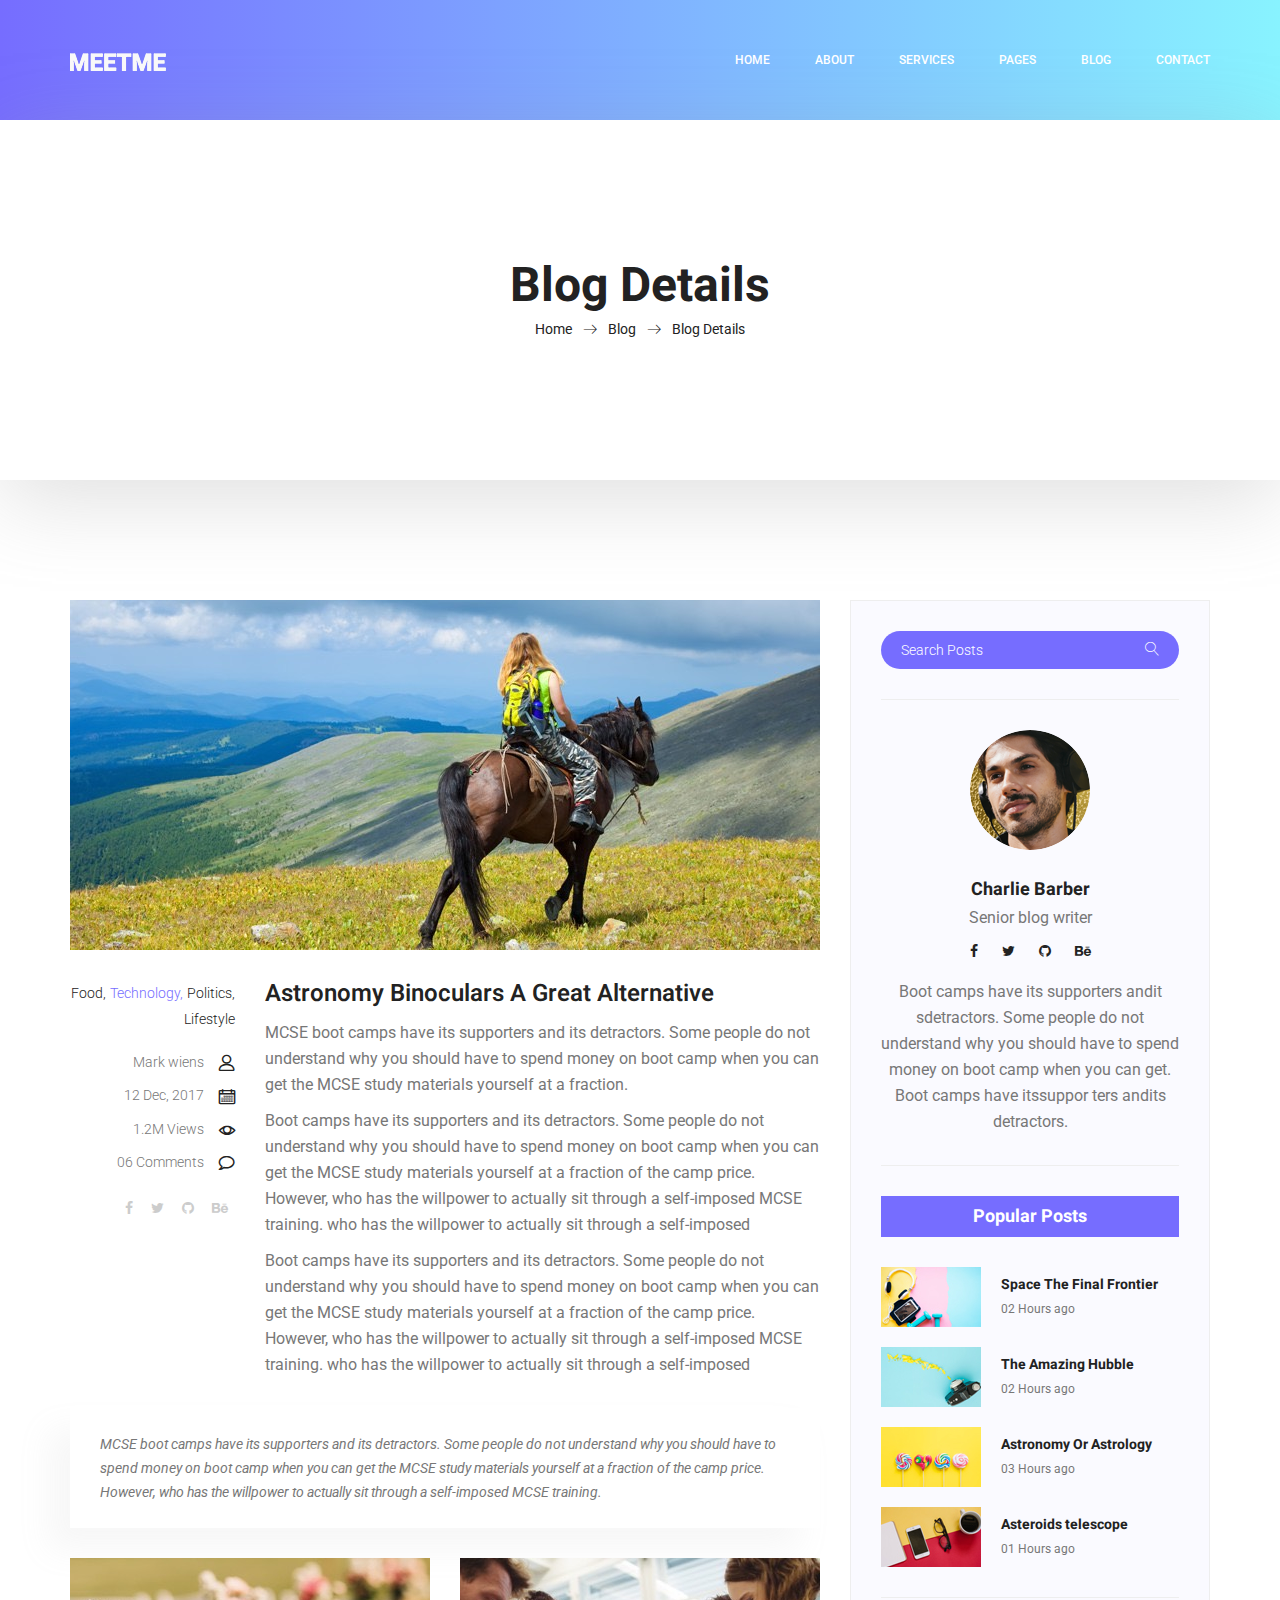
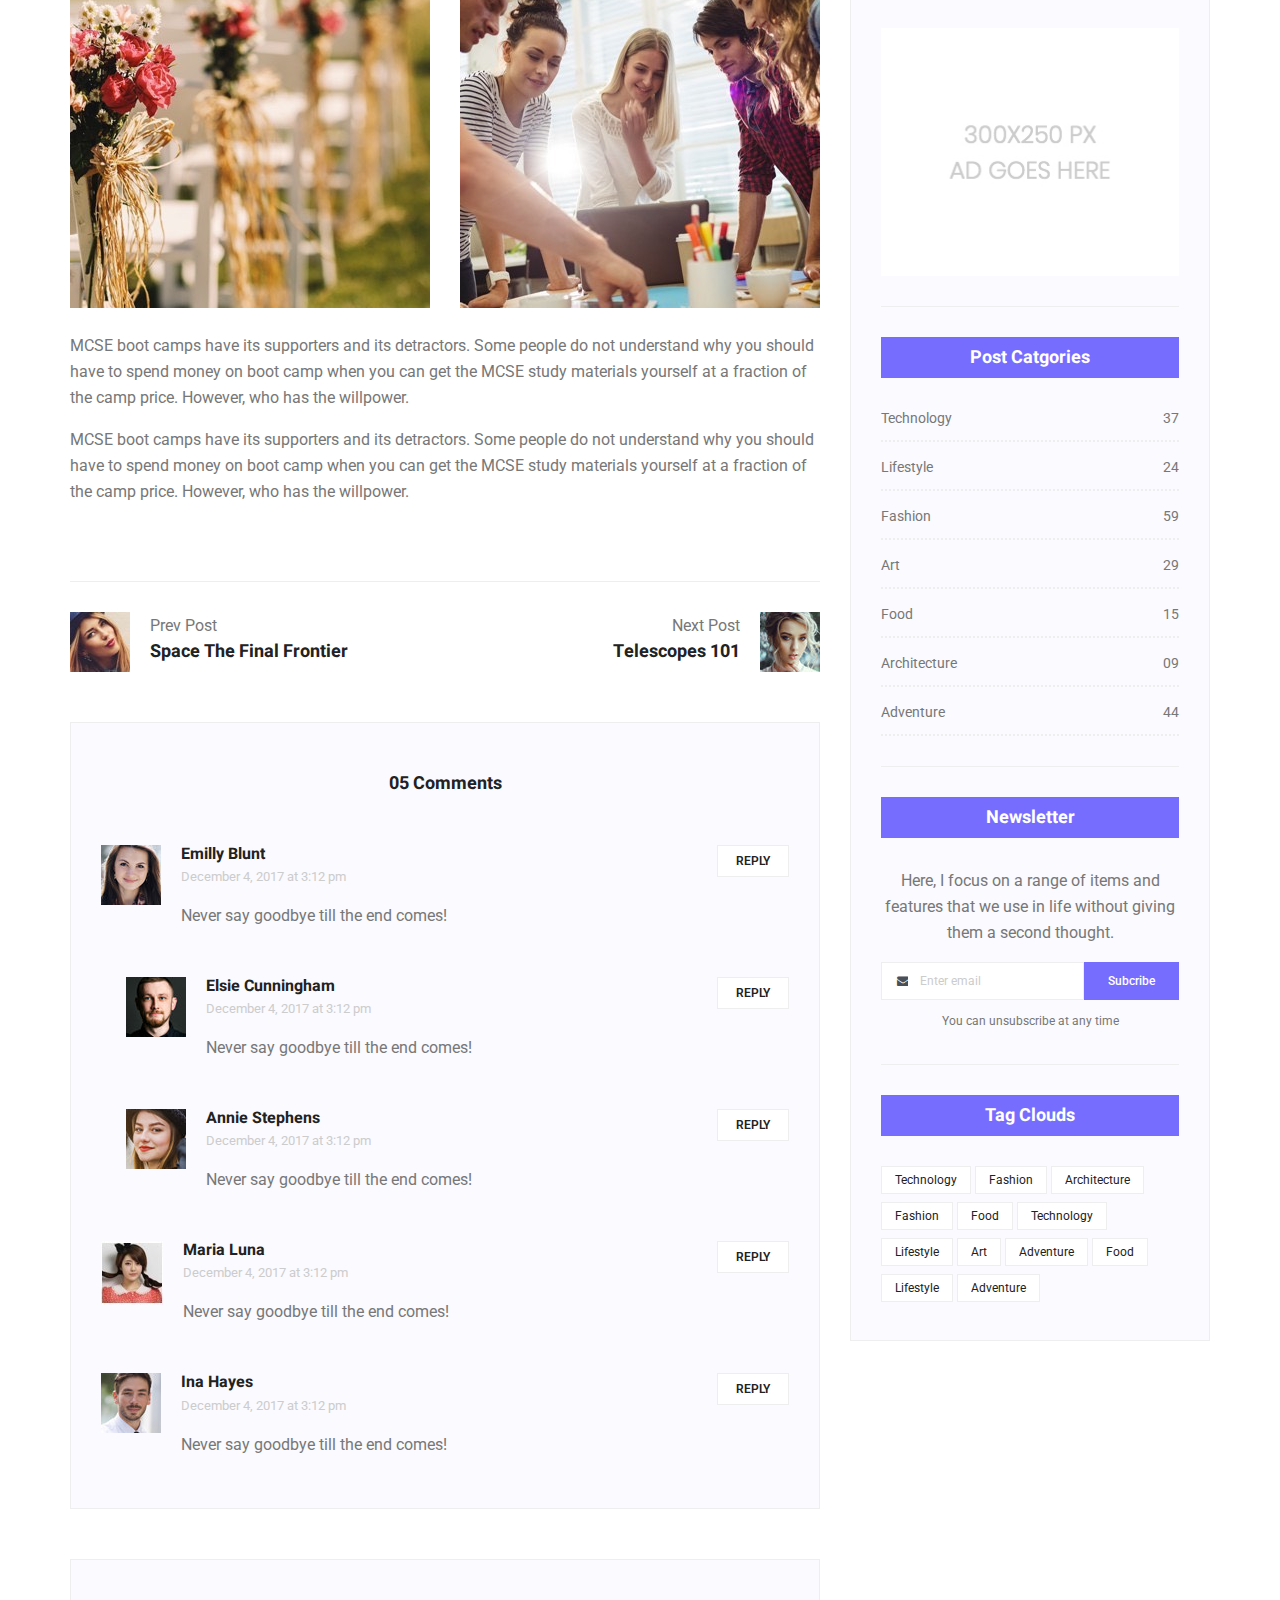
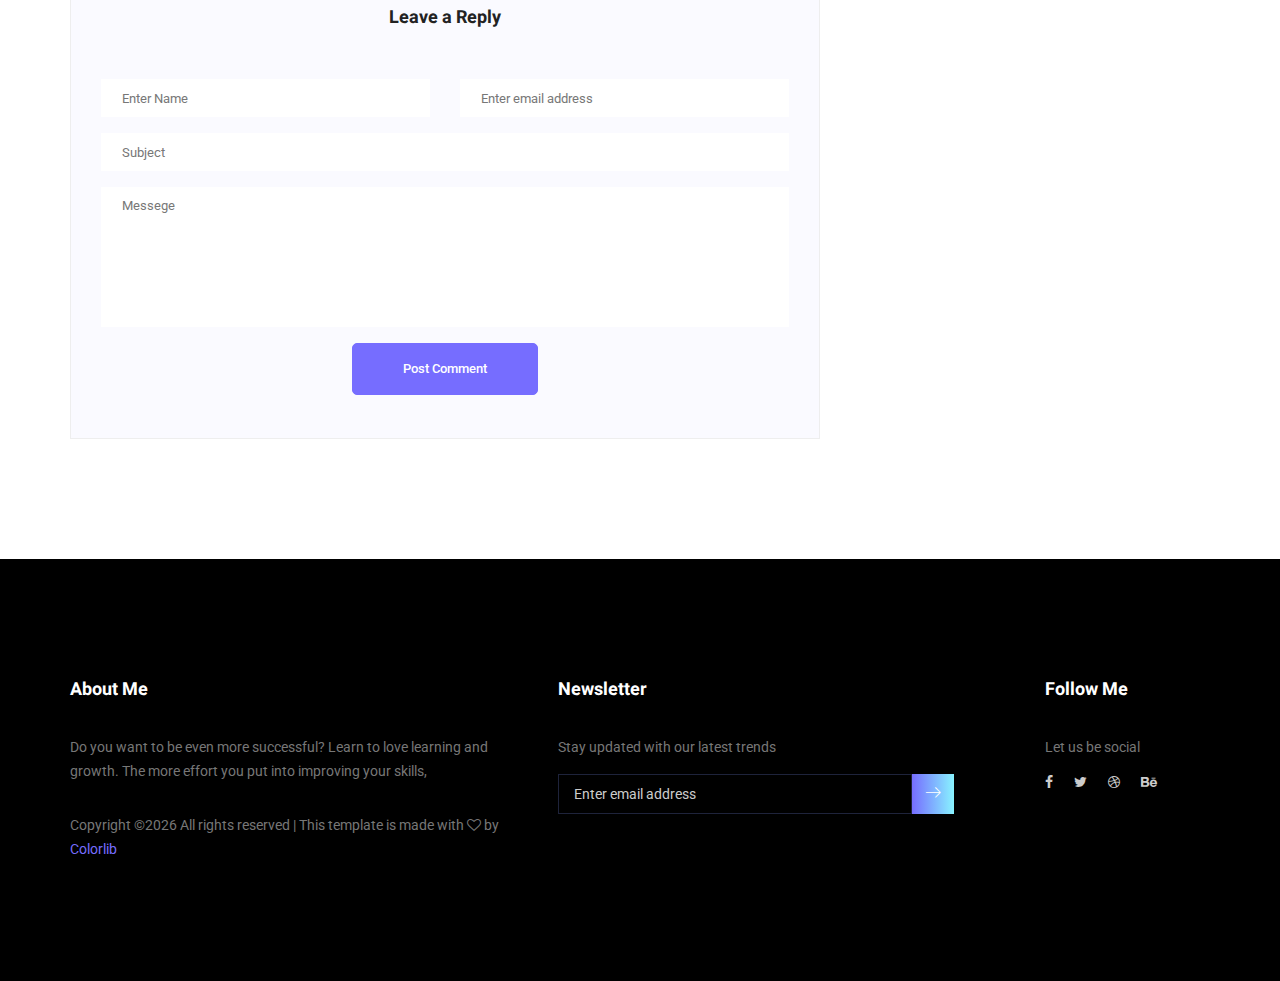
<file: single-blog.html>
<!doctype html>
<html lang="en">
    <head>
        <!-- Required meta tags -->
        <meta charset="utf-8">
        <meta name="viewport" content="width=device-width, initial-scale=1, shrink-to-fit=no">
        <link rel="icon" href="img/favicon.png" type="image/png">
        <title>MeetMe Personal</title>
        <!-- Bootstrap CSS -->
        <link rel="stylesheet" href="css/bootstrap.css">
        <link rel="stylesheet" href="vendors/linericon/style.css">
        <link rel="stylesheet" href="css/font-awesome.min.css">
        <link rel="stylesheet" href="vendors/owl-carousel/owl.carousel.min.css">
        <link rel="stylesheet" href="vendors/lightbox/simpleLightbox.css">
        <link rel="stylesheet" href="vendors/nice-select/css/nice-select.css">
        <link rel="stylesheet" href="vendors/animate-css/animate.css">
        <link rel="stylesheet" href="vendors/popup/magnific-popup.css">
        <!-- main css -->
        <link rel="stylesheet" href="css/style.css">
        <link rel="stylesheet" href="css/responsive.css">
    </head>
    <body>
        
        <!--================Header Menu Area =================-->
        <header class="header_area">
            <div class="main_menu">
            	<nav class="navbar navbar-expand-lg navbar-light">
					<div class="container box_1620">
						<!-- Brand and toggle get grouped for better mobile display -->
						<a class="navbar-brand logo_h" href="index.html"><img src="img/logo.png" alt=""></a>
						<button class="navbar-toggler" type="button" data-toggle="collapse" data-target="#navbarSupportedContent" aria-controls="navbarSupportedContent" aria-expanded="false" aria-label="Toggle navigation">
							<span class="icon-bar"></span>
							<span class="icon-bar"></span>
							<span class="icon-bar"></span>
						</button>
						<!-- Collect the nav links, forms, and other content for toggling -->
						<div class="collapse navbar-collapse offset" id="navbarSupportedContent">
							<ul class="nav navbar-nav menu_nav ml-auto">
								<li class="nav-item active"><a class="nav-link" href="index.html">Home</a></li> 
								<li class="nav-item"><a class="nav-link" href="about-us.html">About</a></li> 
								<li class="nav-item"><a class="nav-link" href="services.html">Services</a></li> 
								<li class="nav-item submenu dropdown">
									<a href="#" class="nav-link dropdown-toggle" data-toggle="dropdown" role="button" aria-haspopup="true" aria-expanded="false">Pages</a>
									<ul class="dropdown-menu">
										<li class="nav-item"><a class="nav-link" href="portfolio.html">Portfolio</a></li>
										<li class="nav-item"><a class="nav-link" href="elements.html">Elements</a></li>
									</ul>
								</li> 
								<li class="nav-item submenu dropdown">
									<a href="#" class="nav-link dropdown-toggle" data-toggle="dropdown" role="button" aria-haspopup="true" aria-expanded="false">Blog</a>
									<ul class="dropdown-menu">
										<li class="nav-item"><a class="nav-link" href="blog.html">Blog</a></li>
										<li class="nav-item"><a class="nav-link" href="single-blog.html">Blog Details</a></li>
									</ul>
								</li> 
								<li class="nav-item"><a class="nav-link" href="contact.html">Contact</a></li>
							</ul>
						</div> 
					</div>
            	</nav>
            </div>
        </header>
        <!--================Header Menu Area =================-->
        
        <!--================Home Banner Area =================-->
        <section class="banner_area">
            <div class="box_1620">
				<div class="banner_inner d-flex align-items-center">
					<div class="container">
						<div class="banner_content text-center">
							<h2>Blog Details</h2>
							<div class="page_link">
								<a href="index.html">Home</a>
								<a href="blog.html">Blog</a>
								<a href="single-blog.html">Blog Details</a>
							</div>
						</div>
					</div>
				</div>
            </div>
        </section>
        <!--================End Home Banner Area =================-->
        
        <!--================Blog Area =================-->
        <section class="blog_area single-post-area p_120">
            <div class="container">
                <div class="row">
                    <div class="col-lg-8 posts-list">
                        <div class="single-post row">
                            <div class="col-lg-12">
                                <div class="feature-img">
                                    <img class="img-fluid" src="img/blog/feature-img1.jpg" alt="">
                                </div>									
                            </div>
                            <div class="col-lg-3  col-md-3">
                                <div class="blog_info text-right">
                                    <div class="post_tag">
                                        <a href="#">Food,</a>
                                        <a class="active" href="#">Technology,</a>
                                        <a href="#">Politics,</a>
                                        <a href="#">Lifestyle</a>
                                    </div>
                                    <ul class="blog_meta list">
                                        <li><a href="#">Mark wiens<i class="lnr lnr-user"></i></a></li>
                                        <li><a href="#">12 Dec, 2017<i class="lnr lnr-calendar-full"></i></a></li>
                                        <li><a href="#">1.2M Views<i class="lnr lnr-eye"></i></a></li>
                                        <li><a href="#">06 Comments<i class="lnr lnr-bubble"></i></a></li>
                                    </ul>
                                    <ul class="social-links">
                                        <li><a href="#"><i class="fa fa-facebook"></i></a></li>
                                        <li><a href="#"><i class="fa fa-twitter"></i></a></li>
                                        <li><a href="#"><i class="fa fa-github"></i></a></li>
                                        <li><a href="#"><i class="fa fa-behance"></i></a></li>
                                    </ul>
                                </div>
                            </div>
                            <div class="col-lg-9 col-md-9 blog_details">
                                <h2>Astronomy Binoculars A Great Alternative</h2>
                                <p class="excert">
                                    MCSE boot camps have its supporters and its detractors. Some people do not understand why you should have to spend money on boot camp when you can get the MCSE study materials yourself at a fraction.
                                </p>
                                <p>
                                    Boot camps have its supporters and its detractors. Some people do not understand why you should have to spend money on boot camp when you can get the MCSE study materials yourself at a fraction of the camp price. However, who has the willpower to actually sit through a self-imposed MCSE training. who has the willpower to actually sit through a self-imposed
                                </p>
                                <p>
                                    Boot camps have its supporters and its detractors. Some people do not understand why you should have to spend money on boot camp when you can get the MCSE study materials yourself at a fraction of the camp price. However, who has the willpower to actually sit through a self-imposed MCSE training. who has the willpower to actually sit through a self-imposed
                                </p>
                            </div>
                            <div class="col-lg-12">
                                <div class="quotes">
                                    MCSE boot camps have its supporters and its detractors. Some people do not understand why you should have to spend money on boot camp when you can get the MCSE study materials yourself at a fraction of the camp price. However, who has the willpower to actually sit through a self-imposed MCSE training.										
                                </div>
                                <div class="row">
                                    <div class="col-6">
                                        <img class="img-fluid" src="img/blog/post-img1.jpg" alt="">
                                    </div>
                                    <div class="col-6">
                                        <img class="img-fluid" src="img/blog/post-img2.jpg" alt="">
                                    </div>	
                                    <div class="col-lg-12 mt-25">
                                        <p>
                                            MCSE boot camps have its supporters and its detractors. Some people do not understand why you should have to spend money on boot camp when you can get the MCSE study materials yourself at a fraction of the camp price. However, who has the willpower.
                                        </p>
                                        <p>
                                            MCSE boot camps have its supporters and its detractors. Some people do not understand why you should have to spend money on boot camp when you can get the MCSE study materials yourself at a fraction of the camp price. However, who has the willpower.
                                        </p>											
                                    </div>									
                                </div>
                            </div>
                        </div>
                        <div class="navigation-area">
                            <div class="row">
                                <div class="col-lg-6 col-md-6 col-12 nav-left flex-row d-flex justify-content-start align-items-center">
                                    <div class="thumb">
                                        <a href="#"><img class="img-fluid" src="img/blog/prev.jpg" alt=""></a>
                                    </div>
                                    <div class="arrow">
                                        <a href="#"><span class="lnr text-white lnr-arrow-left"></span></a>
                                    </div>
                                    <div class="detials">
                                        <p>Prev Post</p>
                                        <a href="#"><h4>Space The Final Frontier</h4></a>
                                    </div>
                                </div>
                                <div class="col-lg-6 col-md-6 col-12 nav-right flex-row d-flex justify-content-end align-items-center">
                                    <div class="detials">
                                        <p>Next Post</p>
                                        <a href="#"><h4>Telescopes 101</h4></a>
                                    </div>
                                    <div class="arrow">
                                        <a href="#"><span class="lnr text-white lnr-arrow-right"></span></a>
                                    </div>
                                    <div class="thumb">
                                        <a href="#"><img class="img-fluid" src="img/blog/next.jpg" alt=""></a>
                                    </div>										
                                </div>									
                            </div>
                        </div>
                        <div class="comments-area">
                            <h4>05 Comments</h4>
                            <div class="comment-list">
                                <div class="single-comment justify-content-between d-flex">
                                    <div class="user justify-content-between d-flex">
                                        <div class="thumb">
                                            <img src="img/blog/c1.jpg" alt="">
                                        </div>
                                        <div class="desc">
                                            <h5><a href="#">Emilly Blunt</a></h5>
                                            <p class="date">December 4, 2017 at 3:12 pm </p>
                                            <p class="comment">
                                                Never say goodbye till the end comes!
                                            </p>
                                        </div>
                                    </div>
                                    <div class="reply-btn">
                                           <a href="" class="btn-reply text-uppercase">reply</a> 
                                    </div>
                                </div>
                            </div>	
                            <div class="comment-list left-padding">
                                <div class="single-comment justify-content-between d-flex">
                                    <div class="user justify-content-between d-flex">
                                        <div class="thumb">
                                            <img src="img/blog/c2.jpg" alt="">
                                        </div>
                                        <div class="desc">
                                            <h5><a href="#">Elsie Cunningham</a></h5>
                                            <p class="date">December 4, 2017 at 3:12 pm </p>
                                            <p class="comment">
                                                Never say goodbye till the end comes!
                                            </p>
                                        </div>
                                    </div>
                                    <div class="reply-btn">
                                           <a href="" class="btn-reply text-uppercase">reply</a> 
                                    </div>
                                </div>
                            </div>	
                            <div class="comment-list left-padding">
                                <div class="single-comment justify-content-between d-flex">
                                    <div class="user justify-content-between d-flex">
                                        <div class="thumb">
                                            <img src="img/blog/c3.jpg" alt="">
                                        </div>
                                        <div class="desc">
                                            <h5><a href="#">Annie Stephens</a></h5>
                                            <p class="date">December 4, 2017 at 3:12 pm </p>
                                            <p class="comment">
                                                Never say goodbye till the end comes!
                                            </p>
                                        </div>
                                    </div>
                                    <div class="reply-btn">
                                           <a href="" class="btn-reply text-uppercase">reply</a> 
                                    </div>
                                </div>
                            </div>	
                            <div class="comment-list">
                                <div class="single-comment justify-content-between d-flex">
                                    <div class="user justify-content-between d-flex">
                                        <div class="thumb">
                                            <img src="img/blog/c4.jpg" alt="">
                                        </div>
                                        <div class="desc">
                                            <h5><a href="#">Maria Luna</a></h5>
                                            <p class="date">December 4, 2017 at 3:12 pm </p>
                                            <p class="comment">
                                                Never say goodbye till the end comes!
                                            </p>
                                        </div>
                                    </div>
                                    <div class="reply-btn">
                                           <a href="" class="btn-reply text-uppercase">reply</a> 
                                    </div>
                                </div>
                            </div>	
                            <div class="comment-list">
                                <div class="single-comment justify-content-between d-flex">
                                    <div class="user justify-content-between d-flex">
                                        <div class="thumb">
                                            <img src="img/blog/c5.jpg" alt="">
                                        </div>
                                        <div class="desc">
                                            <h5><a href="#">Ina Hayes</a></h5>
                                            <p class="date">December 4, 2017 at 3:12 pm </p>
                                            <p class="comment">
                                                Never say goodbye till the end comes!
                                            </p>
                                        </div>
                                    </div>
                                    <div class="reply-btn">
                                           <a href="" class="btn-reply text-uppercase">reply</a> 
                                    </div>
                                </div>
                            </div>	                                             				
                        </div>
                        <div class="comment-form">
                            <h4>Leave a Reply</h4>
                            <form>
                                <div class="form-group form-inline">
                                  <div class="form-group col-lg-6 col-md-6 name">
                                    <input type="text" class="form-control" id="name" placeholder="Enter Name" onfocus="this.placeholder = ''" onblur="this.placeholder = 'Enter Name'">
                                  </div>
                                  <div class="form-group col-lg-6 col-md-6 email">
                                    <input type="email" class="form-control" id="email" placeholder="Enter email address" onfocus="this.placeholder = ''" onblur="this.placeholder = 'Enter email address'">
                                  </div>										
                                </div>
                                <div class="form-group">
                                    <input type="text" class="form-control" id="subject" placeholder="Subject" onfocus="this.placeholder = ''" onblur="this.placeholder = 'Subject'">
                                </div>
                                <div class="form-group">
                                    <textarea class="form-control mb-10" rows="5" name="message" placeholder="Messege" onfocus="this.placeholder = ''" onblur="this.placeholder = 'Messege'" required=""></textarea>
                                </div>
                                <a href="#" class="primary-btn submit_btn">Post Comment</a>	
                            </form>
                        </div>
                    </div>
                    <div class="col-lg-4">
                        <div class="blog_right_sidebar">
                            <aside class="single_sidebar_widget search_widget">
                                <div class="input-group">
                                    <input type="text" class="form-control" placeholder="Search Posts">
                                    <span class="input-group-btn">
                                        <button class="btn btn-default" type="button"><i class="lnr lnr-magnifier"></i></button>
                                    </span>
                                </div><!-- /input-group -->
                                <div class="br"></div>
                            </aside>
                            <aside class="single_sidebar_widget author_widget">
                                <img class="author_img rounded-circle" src="img/blog/author.png" alt="">
                                <h4>Charlie Barber</h4>
                                <p>Senior blog writer</p>
                                <div class="social_icon">
                                    <a href="#"><i class="fa fa-facebook"></i></a>
                                    <a href="#"><i class="fa fa-twitter"></i></a>
                                    <a href="#"><i class="fa fa-github"></i></a>
                                    <a href="#"><i class="fa fa-behance"></i></a>
                                </div>
                                <p>Boot camps have its supporters andit sdetractors. Some people do not understand why you should have to spend money on boot camp when you can get. Boot camps have itssuppor ters andits detractors.</p>
                                <div class="br"></div>
                            </aside>
                            <aside class="single_sidebar_widget popular_post_widget">
                                <h3 class="widget_title">Popular Posts</h3>
                                <div class="media post_item">
                                    <img src="img/blog/popular-post/post1.jpg" alt="post">
                                    <div class="media-body">
                                        <a href="blog-details.html"><h3>Space The Final Frontier</h3></a>
                                        <p>02 Hours ago</p>
                                    </div>
                                </div>
                                <div class="media post_item">
                                    <img src="img/blog/popular-post/post2.jpg" alt="post">
                                    <div class="media-body">
                                        <a href="blog-details.html"><h3>The Amazing Hubble</h3></a>
                                        <p>02 Hours ago</p>
                                    </div>
                                </div>
                                <div class="media post_item">
                                    <img src="img/blog/popular-post/post3.jpg" alt="post">
                                    <div class="media-body">
                                        <a href="blog-details.html"><h3>Astronomy Or Astrology</h3></a>
                                        <p>03 Hours ago</p>
                                    </div>
                                </div>
                                <div class="media post_item">
                                    <img src="img/blog/popular-post/post4.jpg" alt="post">
                                    <div class="media-body">
                                        <a href="blog-details.html"><h3>Asteroids telescope</h3></a>
                                        <p>01 Hours ago</p>
                                    </div>
                                </div>
                                <div class="br"></div>
                            </aside>
                            <aside class="single_sidebar_widget ads_widget">
                                <a href="#"><img class="img-fluid" src="img/blog/add.jpg" alt=""></a>
                                <div class="br"></div>
                            </aside>
                            <aside class="single_sidebar_widget post_category_widget">
                                <h4 class="widget_title">Post Catgories</h4>
                                <ul class="list cat-list">
                                    <li>
                                        <a href="#" class="d-flex justify-content-between">
                                            <p>Technology</p>
                                            <p>37</p>
                                        </a>
                                    </li>
                                    <li>
                                        <a href="#" class="d-flex justify-content-between">
                                            <p>Lifestyle</p>
                                            <p>24</p>
                                        </a>
                                    </li>
                                    <li>
                                        <a href="#" class="d-flex justify-content-between">
                                            <p>Fashion</p>
                                            <p>59</p>
                                        </a>
                                    </li>
                                    <li>
                                        <a href="#" class="d-flex justify-content-between">
                                            <p>Art</p>
                                            <p>29</p>
                                        </a>
                                    </li>
                                    <li>
                                        <a href="#" class="d-flex justify-content-between">
                                            <p>Food</p>
                                            <p>15</p>
                                        </a>
                                    </li>
                                    <li>
                                        <a href="#" class="d-flex justify-content-between">
                                            <p>Architecture</p>
                                            <p>09</p>
                                        </a>
                                    </li>
                                    <li>
                                        <a href="#" class="d-flex justify-content-between">
                                            <p>Adventure</p>
                                            <p>44</p>
                                        </a>
                                    </li>															
                                </ul>
                                <div class="br"></div>
                            </aside>
                            <aside class="single-sidebar-widget newsletter_widget">
                                <h4 class="widget_title">Newsletter</h4>
                                <p>
                                Here, I focus on a range of items and features that we use in life without
                                giving them a second thought.
                                </p>
                                <div class="form-group d-flex flex-row">
                                    <div class="input-group">
                                        <div class="input-group-prepend">
                                            <div class="input-group-text"><i class="fa fa-envelope" aria-hidden="true"></i></div>
                                        </div>
                                        <input type="text" class="form-control" id="inlineFormInputGroup" placeholder="Enter email" onfocus="this.placeholder = ''" onblur="this.placeholder = 'Enter email'">
                                    </div>
                                    <a href="#" class="bbtns">Subcribe</a>
                                </div>	
                                <p class="text-bottom">You can unsubscribe at any time</p>	
                                <div class="br"></div>							
                            </aside>
                            <aside class="single-sidebar-widget tag_cloud_widget">
                                <h4 class="widget_title">Tag Clouds</h4>
                                <ul class="list">
                                    <li><a href="#">Technology</a></li>
                                    <li><a href="#">Fashion</a></li>
                                    <li><a href="#">Architecture</a></li>
                                    <li><a href="#">Fashion</a></li>
                                    <li><a href="#">Food</a></li>
                                    <li><a href="#">Technology</a></li>
                                    <li><a href="#">Lifestyle</a></li>
                                    <li><a href="#">Art</a></li>
                                    <li><a href="#">Adventure</a></li>
                                    <li><a href="#">Food</a></li>
                                    <li><a href="#">Lifestyle</a></li>
                                    <li><a href="#">Adventure</a></li>
                                </ul>
                            </aside>
                        </div>
                    </div>
                </div>
            </div>
        </section>
        <!--================Blog Area =================-->
        
        <!--================Footer Area =================-->
        <footer class="footer_area p_120">
        	<div class="container">
        		<div class="row footer_inner">
        			<div class="col-lg-5 col-sm-6">
        				<aside class="f_widget ab_widget">
        					<div class="f_title">
        						<h3>About Me</h3>
        					</div>
        					<p>Do you want to be even more successful? Learn to love learning and growth. The more effort you put into improving your skills,</p>
        					<p><!-- Link back to Colorlib can't be removed. Template is licensed under CC BY 3.0. -->
Copyright &copy;<script>document.write(new Date().getFullYear());</script> All rights reserved | This template is made with <i class="fa fa-heart-o" aria-hidden="true"></i> by <a href="https://colorlib.com" target="_blank">Colorlib</a>
<!-- Link back to Colorlib can't be removed. Template is licensed under CC BY 3.0. --></p>
        				</aside>
        			</div>
        			<div class="col-lg-5 col-sm-6">
        				<aside class="f_widget news_widget">
        					<div class="f_title">
        						<h3>Newsletter</h3>
        					</div>
        					<p>Stay updated with our latest trends</p>
        					<div id="mc_embed_signup">
                                <form target="_blank" action="https://spondonit.us12.list-manage.com/subscribe/post?u=1462626880ade1ac87bd9c93a&amp;id=92a4423d01" method="get" class="subscribe_form relative">
                                	<div class="input-group d-flex flex-row">
                                        <input name="EMAIL" placeholder="Enter email address" onfocus="this.placeholder = ''" onblur="this.placeholder = 'Email Address '" required="" type="email">
                                        <button class="btn sub-btn"><span class="lnr lnr-arrow-right"></span></button>		
                                    </div>				
                                    <div class="mt-10 info"></div>
                                </form>
                            </div>
        				</aside>
        			</div>
        			<div class="col-lg-2">
        				<aside class="f_widget social_widget">
        					<div class="f_title">
        						<h3>Follow Me</h3>
        					</div>
        					<p>Let us be social</p>
        					<ul class="list">
        						<li><a href="#"><i class="fa fa-facebook"></i></a></li>
        						<li><a href="#"><i class="fa fa-twitter"></i></a></li>
        						<li><a href="#"><i class="fa fa-dribbble"></i></a></li>
        						<li><a href="#"><i class="fa fa-behance"></i></a></li>
        					</ul>
        				</aside>
        			</div>
        		</div>
        	</div>
        </footer>
        <!--================End Footer Area =================-->
        
        
        
        
        <!-- Optional JavaScript -->
        <!-- jQuery first, then Popper.js, then Bootstrap JS -->
        <script src="js/jquery-3.3.1.min.js"></script>
        <script src="js/popper.js"></script>
        <script src="js/bootstrap.min.js"></script>
        <script src="js/stellar.js"></script>
        <script src="vendors/lightbox/simpleLightbox.min.js"></script>
        <script src="vendors/nice-select/js/jquery.nice-select.min.js"></script>
        <script src="vendors/isotope/imagesloaded.pkgd.min.js"></script>
        <script src="vendors/isotope/isotope.pkgd.min.js"></script>
        <script src="vendors/owl-carousel/owl.carousel.min.js"></script>
        <script src="vendors/popup/jquery.magnific-popup.min.js"></script>
        <script src="js/jquery.ajaxchimp.min.js"></script>
        <script src="vendors/counter-up/jquery.waypoints.min.js"></script>
        <script src="vendors/counter-up/jquery.counterup.min.js"></script>
        <script src="js/mail-script.js"></script>
        <script src="js/theme.js"></script>
    </body>
</html>
</file>
<file: vendors/linericon/style.css>
@font-face {
	font-family: 'Linearicons-Free';
	src:url('fonts/Linearicons-Free.eot?w118d');
	src:url('fonts/Linearicons-Free.eot?#iefixw118d') format('embedded-opentype'),
		url('fonts/Linearicons-Free.woff2?w118d') format('woff2'),
		url('fonts/Linearicons-Free.woff?w118d') format('woff'),
		url('fonts/Linearicons-Free.ttf?w118d') format('truetype'),
		url('fonts/Linearicons-Free.svg?w118d#Linearicons-Free') format('svg');
	font-weight: normal;
	font-style: normal;
}

.lnr {
	font-family: 'Linearicons-Free';
	speak: none;
	font-style: normal;
	font-weight: normal;
	font-variant: normal;
	text-transform: none;
	line-height: 1;

	/* Better Font Rendering =========== */
	-webkit-font-smoothing: antialiased;
	-moz-osx-font-smoothing: grayscale;
}

.lnr-home:before {
	content: "\e800";
}
.lnr-apartment:before {
	content: "\e801";
}
.lnr-pencil:before {
	content: "\e802";
}
.lnr-magic-wand:before {
	content: "\e803";
}
.lnr-drop:before {
	content: "\e804";
}
.lnr-lighter:before {
	content: "\e805";
}
.lnr-poop:before {
	content: "\e806";
}
.lnr-sun:before {
	content: "\e807";
}
.lnr-moon:before {
	content: "\e808";
}
.lnr-cloud:before {
	content: "\e809";
}
.lnr-cloud-upload:before {
	content: "\e80a";
}
.lnr-cloud-download:before {
	content: "\e80b";
}
.lnr-cloud-sync:before {
	content: "\e80c";
}
.lnr-cloud-check:before {
	content: "\e80d";
}
.lnr-database:before {
	content: "\e80e";
}
.lnr-lock:before {
	content: "\e80f";
}
.lnr-cog:before {
	content: "\e810";
}
.lnr-trash:before {
	content: "\e811";
}
.lnr-dice:before {
	content: "\e812";
}
.lnr-heart:before {
	content: "\e813";
}
.lnr-star:before {
	content: "\e814";
}
.lnr-star-half:before {
	content: "\e815";
}
.lnr-star-empty:before {
	content: "\e816";
}
.lnr-flag:before {
	content: "\e817";
}
.lnr-envelope:before {
	content: "\e818";
}
.lnr-paperclip:before {
	content: "\e819";
}
.lnr-inbox:before {
	content: "\e81a";
}
.lnr-eye:before {
	content: "\e81b";
}
.lnr-printer:before {
	content: "\e81c";
}
.lnr-file-empty:before {
	content: "\e81d";
}
.lnr-file-add:before {
	content: "\e81e";
}
.lnr-enter:before {
	content: "\e81f";
}
.lnr-exit:before {
	content: "\e820";
}
.lnr-graduation-hat:before {
	content: "\e821";
}
.lnr-license:before {
	content: "\e822";
}
.lnr-music-note:before {
	content: "\e823";
}
.lnr-film-play:before {
	content: "\e824";
}
.lnr-camera-video:before {
	content: "\e825";
}
.lnr-camera:before {
	content: "\e826";
}
.lnr-picture:before {
	content: "\e827";
}
.lnr-book:before {
	content: "\e828";
}
.lnr-bookmark:before {
	content: "\e829";
}
.lnr-user:before {
	content: "\e82a";
}
.lnr-users:before {
	content: "\e82b";
}
.lnr-shirt:before {
	content: "\e82c";
}
.lnr-store:before {
	content: "\e82d";
}
.lnr-cart:before {
	content: "\e82e";
}
.lnr-tag:before {
	content: "\e82f";
}
.lnr-phone-handset:before {
	content: "\e830";
}
.lnr-phone:before {
	content: "\e831";
}
.lnr-pushpin:before {
	content: "\e832";
}
.lnr-map-marker:before {
	content: "\e833";
}
.lnr-map:before {
	content: "\e834";
}
.lnr-location:before {
	content: "\e835";
}
.lnr-calendar-full:before {
	content: "\e836";
}
.lnr-keyboard:before {
	content: "\e837";
}
.lnr-spell-check:before {
	content: "\e838";
}
.lnr-screen:before {
	content: "\e839";
}
.lnr-smartphone:before {
	content: "\e83a";
}
.lnr-tablet:before {
	content: "\e83b";
}
.lnr-laptop:before {
	content: "\e83c";
}
.lnr-laptop-phone:before {
	content: "\e83d";
}
.lnr-power-switch:before {
	content: "\e83e";
}
.lnr-bubble:before {
	content: "\e83f";
}
.lnr-heart-pulse:before {
	content: "\e840";
}
.lnr-construction:before {
	content: "\e841";
}
.lnr-pie-chart:before {
	content: "\e842";
}
.lnr-chart-bars:before {
	content: "\e843";
}
.lnr-gift:before {
	content: "\e844";
}
.lnr-diamond:before {
	content: "\e845";
}
.lnr-linearicons:before {
	content: "\e846";
}
.lnr-dinner:before {
	content: "\e847";
}
.lnr-coffee-cup:before {
	content: "\e848";
}
.lnr-leaf:before {
	content: "\e849";
}
.lnr-paw:before {
	content: "\e84a";
}
.lnr-rocket:before {
	content: "\e84b";
}
.lnr-briefcase:before {
	content: "\e84c";
}
.lnr-bus:before {
	content: "\e84d";
}
.lnr-car:before {
	content: "\e84e";
}
.lnr-train:before {
	content: "\e84f";
}
.lnr-bicycle:before {
	content: "\e850";
}
.lnr-wheelchair:before {
	content: "\e851";
}
.lnr-select:before {
	content: "\e852";
}
.lnr-earth:before {
	content: "\e853";
}
.lnr-smile:before {
	content: "\e854";
}
.lnr-sad:before {
	content: "\e855";
}
.lnr-neutral:before {
	content: "\e856";
}
.lnr-mustache:before {
	content: "\e857";
}
.lnr-alarm:before {
	content: "\e858";
}
.lnr-bullhorn:before {
	content: "\e859";
}
.lnr-volume-high:before {
	content: "\e85a";
}
.lnr-volume-medium:before {
	content: "\e85b";
}
.lnr-volume-low:before {
	content: "\e85c";
}
.lnr-volume:before {
	content: "\e85d";
}
.lnr-mic:before {
	content: "\e85e";
}
.lnr-hourglass:before {
	content: "\e85f";
}
.lnr-undo:before {
	content: "\e860";
}
.lnr-redo:before {
	content: "\e861";
}
.lnr-sync:before {
	content: "\e862";
}
.lnr-history:before {
	content: "\e863";
}
.lnr-clock:before {
	content: "\e864";
}
.lnr-download:before {
	content: "\e865";
}
.lnr-upload:before {
	content: "\e866";
}
.lnr-enter-down:before {
	content: "\e867";
}
.lnr-exit-up:before {
	content: "\e868";
}
.lnr-bug:before {
	content: "\e869";
}
.lnr-code:before {
	content: "\e86a";
}
.lnr-link:before {
	content: "\e86b";
}
.lnr-unlink:before {
	content: "\e86c";
}
.lnr-thumbs-up:before {
	content: "\e86d";
}
.lnr-thumbs-down:before {
	content: "\e86e";
}
.lnr-magnifier:before {
	content: "\e86f";
}
.lnr-cross:before {
	content: "\e870";
}
.lnr-menu:before {
	content: "\e871";
}
.lnr-list:before {
	content: "\e872";
}
.lnr-chevron-up:before {
	content: "\e873";
}
.lnr-chevron-down:before {
	content: "\e874";
}
.lnr-chevron-left:before {
	content: "\e875";
}
.lnr-chevron-right:before {
	content: "\e876";
}
.lnr-arrow-up:before {
	content: "\e877";
}
.lnr-arrow-down:before {
	content: "\e878";
}
.lnr-arrow-left:before {
	content: "\e879";
}
.lnr-arrow-right:before {
	content: "\e87a";
}
.lnr-move:before {
	content: "\e87b";
}
.lnr-warning:before {
	content: "\e87c";
}
.lnr-question-circle:before {
	content: "\e87d";
}
.lnr-menu-circle:before {
	content: "\e87e";
}
.lnr-checkmark-circle:before {
	content: "\e87f";
}
.lnr-cross-circle:before {
	content: "\e880";
}
.lnr-plus-circle:before {
	content: "\e881";
}
.lnr-circle-minus:before {
	content: "\e882";
}
.lnr-arrow-up-circle:before {
	content: "\e883";
}
.lnr-arrow-down-circle:before {
	content: "\e884";
}
.lnr-arrow-left-circle:before {
	content: "\e885";
}
.lnr-arrow-right-circle:before {
	content: "\e886";
}
.lnr-chevron-up-circle:before {
	content: "\e887";
}
.lnr-chevron-down-circle:before {
	content: "\e888";
}
.lnr-chevron-left-circle:before {
	content: "\e889";
}
.lnr-chevron-right-circle:before {
	content: "\e88a";
}
.lnr-crop:before {
	content: "\e88b";
}
.lnr-frame-expand:before {
	content: "\e88c";
}
.lnr-frame-contract:before {
	content: "\e88d";
}
.lnr-layers:before {
	content: "\e88e";
}
.lnr-funnel:before {
	content: "\e88f";
}
.lnr-text-format:before {
	content: "\e890";
}
.lnr-text-format-remove:before {
	content: "\e891";
}
.lnr-text-size:before {
	content: "\e892";
}
.lnr-bold:before {
	content: "\e893";
}
.lnr-italic:before {
	content: "\e894";
}
.lnr-underline:before {
	content: "\e895";
}
.lnr-strikethrough:before {
	content: "\e896";
}
.lnr-highlight:before {
	content: "\e897";
}
.lnr-text-align-left:before {
	content: "\e898";
}
.lnr-text-align-center:before {
	content: "\e899";
}
.lnr-text-align-right:before {
	content: "\e89a";
}
.lnr-text-align-justify:before {
	content: "\e89b";
}
.lnr-line-spacing:before {
	content: "\e89c";
}
.lnr-indent-increase:before {
	content: "\e89d";
}
.lnr-indent-decrease:before {
	content: "\e89e";
}
.lnr-pilcrow:before {
	content: "\e89f";
}
.lnr-direction-ltr:before {
	content: "\e8a0";
}
.lnr-direction-rtl:before {
	content: "\e8a1";
}
.lnr-page-break:before {
	content: "\e8a2";
}
.lnr-sort-alpha-asc:before {
	content: "\e8a3";
}
.lnr-sort-amount-asc:before {
	content: "\e8a4";
}
.lnr-hand:before {
	content: "\e8a5";
}
.lnr-pointer-up:before {
	content: "\e8a6";
}
.lnr-pointer-right:before {
	content: "\e8a7";
}
.lnr-pointer-down:before {
	content: "\e8a8";
}
.lnr-pointer-left:before {
	content: "\e8a9";
}
</file>
<file: vendors/nice-select/css/nice-select.css>
.nice-select {
  -webkit-tap-highlight-color: transparent;
  background-color: #fff;
  border-radius: 5px;
  border: solid 1px #e8e8e8;
  box-sizing: border-box;
  clear: both;
  cursor: pointer;
  display: block;
  float: left;
  font-family: inherit;
  font-size: 14px;
  font-weight: normal;
  height: 42px;
  line-height: 40px;
  outline: none;
  padding-left: 18px;
  padding-right: 30px;
  position: relative;
  text-align: left !important;
  -webkit-transition: all 0.2s ease-in-out;
  transition: all 0.2s ease-in-out;
  -webkit-user-select: none;
     -moz-user-select: none;
      -ms-user-select: none;
          user-select: none;
  white-space: nowrap;
  width: auto; }
  .nice-select:hover {
    border-color: #dbdbdb; }
  .nice-select:active, .nice-select.open, .nice-select:focus {
    border-color: #999; }
  .nice-select:after {
    border-bottom: 2px solid #999;
    border-right: 2px solid #999;
    content: '';
    display: block;
    height: 5px;
    margin-top: -4px;
    pointer-events: none;
    position: absolute;
    right: 12px;
    top: 50%;
    -webkit-transform-origin: 66% 66%;
        -ms-transform-origin: 66% 66%;
            transform-origin: 66% 66%;
    -webkit-transform: rotate(45deg);
        -ms-transform: rotate(45deg);
            transform: rotate(45deg);
    -webkit-transition: all 0.15s ease-in-out;
    transition: all 0.15s ease-in-out;
    width: 5px; }
  .nice-select.open:after {
    -webkit-transform: rotate(-135deg);
        -ms-transform: rotate(-135deg);
            transform: rotate(-135deg); }
  .nice-select.open .list {
    opacity: 1;
    pointer-events: auto;
    -webkit-transform: scale(1) translateY(0);
        -ms-transform: scale(1) translateY(0);
            transform: scale(1) translateY(0); }
  .nice-select.disabled {
    border-color: #ededed;
    color: #999;
    pointer-events: none; }
    .nice-select.disabled:after {
      border-color: #cccccc; }
  .nice-select.wide {
    width: 100%; }
    .nice-select.wide .list {
      left: 0 !important;
      right: 0 !important; }
  .nice-select.right {
    float: right; }
    .nice-select.right .list {
      left: auto;
      right: 0; }
  .nice-select.small {
    font-size: 12px;
    height: 36px;
    line-height: 34px; }
    .nice-select.small:after {
      height: 4px;
      width: 4px; }
    .nice-select.small .option {
      line-height: 34px;
      min-height: 34px; }
  .nice-select .list {
    background-color: #fff;
    border-radius: 5px;
    box-shadow: 0 0 0 1px rgba(68, 68, 68, 0.11);
    box-sizing: border-box;
    margin-top: 4px;
    opacity: 0;
    overflow: hidden;
    padding: 0;
    pointer-events: none;
    position: absolute;
    top: 100%;
    left: 0;
    -webkit-transform-origin: 50% 0;
        -ms-transform-origin: 50% 0;
            transform-origin: 50% 0;
    -webkit-transform: scale(0.75) translateY(-21px);
        -ms-transform: scale(0.75) translateY(-21px);
            transform: scale(0.75) translateY(-21px);
    -webkit-transition: all 0.2s cubic-bezier(0.5, 0, 0, 1.25), opacity 0.15s ease-out;
    transition: all 0.2s cubic-bezier(0.5, 0, 0, 1.25), opacity 0.15s ease-out;
    z-index: 9; }
    .nice-select .list:hover .option:not(:hover) {
      background-color: transparent !important; }
  .nice-select .option {
    cursor: pointer;
    font-weight: 400;
    line-height: 40px;
    list-style: none;
    min-height: 40px;
    outline: none;
    padding-left: 18px;
    padding-right: 29px;
    text-align: left;
    -webkit-transition: all 0.2s;
    transition: all 0.2s; }
    .nice-select .option:hover, .nice-select .option.focus, .nice-select .option.selected.focus {
      background-color: #f6f6f6; }
    .nice-select .option.selected {
      font-weight: bold; }
    .nice-select .option.disabled {
      background-color: transparent;
      color: #999;
      cursor: default; }

.no-csspointerevents .nice-select .list {
  display: none; }

.no-csspointerevents .nice-select.open .list {
  display: block; }
</file>
<file: vendors/flaticon/flaticon.css>
/*
  	Flaticon icon font: Flaticon
  	Creation date: 26/06/2018 17:19
  	*/

@font-face {
  font-family: "Flaticon";
  src: url("./Flaticon.eot");
  src: url("./Flaticon.eot?#iefix") format("embedded-opentype"),
       url("./Flaticon.woff") format("woff"),
       url("./Flaticon.ttf") format("truetype"),
       url("./Flaticon.svg#Flaticon") format("svg");
  font-weight: normal;
  font-style: normal;
}

@media screen and (-webkit-min-device-pixel-ratio:0) {
  @font-face {
    font-family: "Flaticon";
    src: url("./Flaticon.svg#Flaticon") format("svg");
  }
}

[class^="flaticon-"]:before, [class*=" flaticon-"]:before,
[class^="flaticon-"]:after, [class*=" flaticon-"]:after {   
  font-family: Flaticon;
        font-size: 20px;
font-style: normal;
margin-left: 20px;
}

.flaticon-skyline:before { content: "\f100"; }
.flaticon-sketch:before { content: "\f101"; }
.flaticon-city:before { content: "\f102"; }
</file>
<file: css/style.css>
/*----------------------------------------------------
@File: Default Styles
@Author: Rocky Ahmed
@URL: http://wethemez.com
Author E-mail: rockybd1995@gmail.com

This file contains the styling for the actual theme, this
is the file you need to edit to change the look of the
theme.
---------------------------------------------------- */
/*=====================================================================
@Template Name: Builder Construction 
@Author: Rocky Ahmed
@Developed By: Rocky Ahmed
@Developer URL: http://rocky.wethemez.com
Author E-mail: rockybd1995@gmail.com

@Default Styles

Table of Content:
01/ Variables
02/ predefin
03/ header
04/ button
05/ banner
06/ breadcrumb
07/ about
08/ team
09/ project 
10/ price 
11/ team 
12/ blog 
13/ video  
14/ features  
15/ career  
16/ contact 
17/ footer

=====================================================================*/
/*----------------------------------------------------*/
/*font Variables*/
/*Color Variables*/
/*=================== fonts ====================*/
@import url("https://fonts.googleapis.com/css?family=Heebo:300,400,700,900|Roboto:300,400,500,700");
/*---------------------------------------------------- */
/*----------------------------------------------------*/
.list {
  list-style: none;
  margin: 0px;
  padding: 0px; }

a {
  text-decoration: none;
  transition: all 0.3s ease-in-out; }
  a:hover, a:focus {
    text-decoration: none;
    outline: none; }

.row.m0 {
  margin: 0px; }

body {
  line-height: 26px;
  font-size: 16px;
  font-family: "Roboto", sans-serif;
  font-weight: normal;
  color: #777777; }

h1, h2, h3, h4, h5, h6 {
  font-family: "Heebo", sans-serif;
  font-weight: bold; }

button:focus {
  outline: none;
  box-shadow: none; }

.p0 {
  padding-left: 0px;
  padding-right: 0px; }

.p_120 {
  padding-top: 120px;
  padding-bottom: 120px; }

.p_100 {
  padding-top: 100px;
  padding-bottom: 100px; }

.pad_top {
  padding-top: 120px; }

.pad_bt {
  padding-bottom: 120px; }

.mt-25 {
  margin-top: 25px; }

@media (min-width: 1200px) {
  .container {
    max-width: 1170px; } }

@media (min-width: 1620px) {
  .box_1620 {
    max-width: 1620px;
    margin: auto;
    width: 100%;
    padding-left: 0px;
    padding-right: 0px; } }
/* Main Title Area css
============================================================================================ */
.main_title {
  text-align: center;
  max-width: 670px;
  margin: 0px auto 75px; }
  .main_title h2 {
    font-family: "Heebo", sans-serif;
    font-size: 36px;
    color: #222222;
    margin-bottom: 15px;
    text-transform: uppercase; }
  .main_title p {
    font-size: 16px;
    font-family: "Roboto", sans-serif;
    font-weight: normal;
    line-height: 26px;
    color: #777777;
    margin-bottom: 0px; }

/* End Main Title Area css
============================================================================================ */
/*---------------------------------------------------- */
/*----------------------------------------------------*/
.header_area {
  position: absolute;
  width: 100%;
  top: 0;
  left: 0;
  z-index: 99;
  transition: background 0.4s, all 0.3s linear; }
  .header_area .navbar {
    background: transparent;
    padding: 0px;
    border: 0px;
    border-radius: 0px; }
    .header_area .navbar .nav .nav-item {
      margin-right: 45px; }
      .header_area .navbar .nav .nav-item .nav-link {
        font: 500 12px/120px "Roboto", sans-serif;
        text-transform: uppercase;
        color: #fff;
        padding: 0px;
        display: inline-block; }
        .header_area .navbar .nav .nav-item .nav-link:after {
          display: none; }
      .header_area .navbar .nav .nav-item:hover .nav-link, .header_area .navbar .nav .nav-item.active .nav-link {
        color: #fff; }
      .header_area .navbar .nav .nav-item.submenu {
        position: relative; }
        .header_area .navbar .nav .nav-item.submenu ul {
          border: none;
          padding: 0px;
          border-radius: 0px;
          box-shadow: none;
          margin: 0px;
          background: #fff;
          box-shadow: 0px 3px 16px 0px rgba(0, 0, 0, 0.1); }
          @media (min-width: 992px) {
            .header_area .navbar .nav .nav-item.submenu ul {
              position: absolute;
              top: 120%;
              left: 0px;
              min-width: 200px;
              text-align: left;
              opacity: 0;
              transition: all 300ms ease-in;
              visibility: hidden;
              display: block;
              border: none;
              padding: 0px;
              border-radius: 0px; } }
          .header_area .navbar .nav .nav-item.submenu ul:before {
            content: "";
            width: 0;
            height: 0;
            border-style: solid;
            border-width: 10px 10px 0 10px;
            border-color: #eeeeee transparent transparent transparent;
            position: absolute;
            right: 24px;
            top: 45px;
            z-index: 3;
            opacity: 0;
            transition: all 400ms linear; }
          .header_area .navbar .nav .nav-item.submenu ul .nav-item {
            display: block;
            float: none;
            margin-right: 0px;
            border-bottom: 1px solid #ededed;
            margin-left: 0px;
            transition: all 0.4s linear; }
            .header_area .navbar .nav .nav-item.submenu ul .nav-item .nav-link {
              line-height: 45px;
              color: #222222;
              padding: 0px 30px;
              transition: all 150ms linear;
              display: block;
              margin-right: 0px; }
            .header_area .navbar .nav .nav-item.submenu ul .nav-item:last-child {
              border-bottom: none; }
            .header_area .navbar .nav .nav-item.submenu ul .nav-item:hover .nav-link {
              background: #766dff;
              color: #fff; }
        @media (min-width: 992px) {
          .header_area .navbar .nav .nav-item.submenu:hover ul {
            visibility: visible;
            opacity: 1;
            top: 100%; } }
        .header_area .navbar .nav .nav-item.submenu:hover ul .nav-item {
          margin-top: 0px; }
      .header_area .navbar .nav .nav-item:last-child {
        margin-right: 0px; }
    .header_area .navbar .search {
      font-size: 12px;
      line-height: 60px;
      display: inline-block;
      color: #222222;
      margin-left: 80px; }
      .header_area .navbar .search i {
        font-weight: 600; }
  .header_area.navbar_fixed .main_menu {
    position: fixed;
    width: 100%;
    top: -70px;
    left: 0;
    right: 0;
    background: #000;
    transform: translateY(70px);
    transition: transform 500ms ease, background 500ms ease;
    -webkit-transition: transform 500ms ease, background 500ms ease;
    box-shadow: 0px 3px 16px 0px rgba(0, 0, 0, 0.1); }
    .header_area.navbar_fixed .main_menu .navbar .nav .nav-item .nav-link {
      line-height: 70px; }

.top_menu {
  background: #f9f9ff; }
  .top_menu .header_social li {
    display: inline-block;
    margin-right: 15px; }
    .top_menu .header_social li a {
      font-size: 14px;
      color: #777777;
      display: inline-block;
      line-height: 42px;
      transition: all 300ms linear 0s; }
    .top_menu .header_social li:last-child {
      margin-right: 0px; }
    .top_menu .header_social li:hover a {
      color: #766dff; }
  .top_menu .dn_btn {
    line-height: 42px;
    display: inline-block;
    font-size: 12px;
    margin-right: 30px;
    font-family: "Roboto", sans-serif;
    font-weight: normal;
    color: #777777;
    transition: all 300ms linear 0s; }
    .top_menu .dn_btn:hover {
      color: #766dff; }
    .top_menu .dn_btn:last-child {
      margin-right: 0px; }
  .top_menu .lan_pack {
    height: 30px;
    border: 1px solid #eeeeee;
    border-radius: 3px;
    line-height: 28px;
    font-size: 12px;
    font-family: "Roboto", sans-serif;
    font-weight: 500;
    padding-left: 19px;
    padding-right: 36px;
    color: #777777;
    background: #f9f9ff;
    margin-right: 5px;
    margin-top: 8px; }
    .top_menu .lan_pack .current {
      color: #777777; }
    .top_menu .lan_pack:after {
      content: "\f0d7";
      border: none !important;
      font: normal normal normal 12px/1 FontAwesome;
      transform: rotate(0deg);
      height: auto;
      margin-top: -6px;
      right: 20px; }

/*---------------------------------------------------- */
/*----------------------------------------------------*/
/* Home Banner Area css
============================================================================================ */
.home_banner_area {
  position: relative;
  z-index: 1;
  background-image: -moz-linear-gradient(0deg, #766dff 0%, #88f3ff 100%);
  background-image: -webkit-linear-gradient(0deg, #766dff 0%, #88f3ff 100%);
  background-image: -ms-linear-gradient(0deg, #766dff 0%, #88f3ff 100%);
  margin-bottom: 200px; }
  .home_banner_area .box_1620 {
    min-height: 700px;
    border-radius: 12px;
    position: relative;
    bottom: -200px;
    background: #fff;
    padding: 30px;
    box-shadow: 0px 20px 80px 0px rgba(153, 153, 153, 0.3); }
  .home_banner_area .banner_inner {
    position: relative;
    width: 100%;
    min-height: 700px;
    display: flex; }
    .home_banner_area .banner_inner .banner_content {
      color: #222222;
      vertical-align: middle;
      align-self: center;
      text-align: left; }
      .home_banner_area .banner_inner .banner_content .media .d-flex {
        padding-right: 125px; }
      .home_banner_area .banner_inner .banner_content .media .media-body {
        vertical-align: middle;
        align-self: center; }

.blog_banner {
  min-height: 780px;
  position: relative;
  z-index: 1;
  overflow: hidden;
  margin-bottom: 0px; }
  .blog_banner .banner_inner {
    background: #04091e;
    position: relative;
    overflow: hidden;
    width: 100%;
    min-height: 780px;
    z-index: 1; }
    .blog_banner .banner_inner .overlay {
      background: url(../img/banner/banner-2.jpg) no-repeat scroll center center;
      opacity: .5;
      height: 125%;
      position: absolute;
      left: 0px;
      top: 0px;
      width: 100%;
      z-index: -1; }
    .blog_banner .banner_inner .blog_b_text {
      max-width: 700px;
      margin: auto;
      color: #fff; }
      .blog_banner .banner_inner .blog_b_text h2 {
        font-size: 60px;
        font-weight: bold;
        font-family: "Heebo", sans-serif;
        line-height: 66px;
        margin-bottom: 15px;
        text-transform: uppercase; }
      .blog_banner .banner_inner .blog_b_text p {
        font-size: 16px;
        margin-bottom: 35px; }
      .blog_banner .banner_inner .blog_b_text .white_bg_btn {
        line-height: 42px;
        padding: 0px 45px;
        border-radius: 5px; }

.banner_box {
  max-width: 1620px;
  margin: auto; }

.banner_area {
  position: relative;
  z-index: 1;
  min-height: 350px;
  background-image: -moz-linear-gradient(0deg, #766dff 0%, #88f3ff 100%);
  background-image: -webkit-linear-gradient(0deg, #766dff 0%, #88f3ff 100%);
  background-image: -ms-linear-gradient(0deg, #766dff 0%, #88f3ff 100%);
  margin-bottom: 120px; }
  .banner_area .box_1620 {
    background: #fff;
    min-height: 360px;
    border-radius: 12px;
    position: relative;
    bottom: -120px;
    box-shadow: 0px 20px 80px 0px rgba(153, 153, 153, 0.3); }
  .banner_area .banner_inner {
    position: relative;
    overflow: hidden;
    width: 100%;
    min-height: 360px;
    z-index: 1; }
    .banner_area .banner_inner .banner_content h2 {
      color: #222222;
      font-size: 48px;
      font-family: "Heebo", sans-serif;
      margin-bottom: 0px;
      font-weight: bold; }
    .banner_area .banner_inner .banner_content .page_link a {
      font-size: 14px;
      color: #222222;
      font-family: "Roboto", sans-serif;
      margin-right: 32px;
      position: relative; }
      .banner_area .banner_inner .banner_content .page_link a:before {
        content: "\e87a";
        font-family: 'Linearicons-Free';
        position: absolute;
        right: -25px;
        top: 50%;
        transform: translateY(-50%); }
      .banner_area .banner_inner .banner_content .page_link a:last-child {
        margin-right: 0px; }
        .banner_area .banner_inner .banner_content .page_link a:last-child:before {
          display: none; }
      .banner_area .banner_inner .banner_content .page_link a:hover {
        color: #766dff; }

/* End Home Banner Area css
============================================================================================ */
/*---------------------------------------------------- */
/*----------------------------------------------------*/
/* Latest Blog Area css
============================================================================================ */
.latest_blog_inner {
  margin-bottom: -30px; }

.l_blog_item {
  margin-bottom: 30px; }
  .l_blog_item .date {
    font-size: 13px;
    font-family: "Roboto", sans-serif;
    font-weight: normal;
    color: #777777;
    margin-top: 20px;
    display: block;
    margin-bottom: 15px; }
  .l_blog_item h4 {
    font-size: 18px;
    line-height: 24px;
    color: #222222;
    border-bottom: 1px solid #eeeeee;
    padding-bottom: 20px;
    margin-bottom: 20px;
    transition: all 300ms linear 0s; }
  .l_blog_item p {
    margin-bottom: 0px; }
  .l_blog_item:hover h4 {
    color: #766dff; }

/* End Latest Blog Area css
============================================================================================ */
/*================= latest_blog_area css =============*/
.single-recent-blog-post {
  margin-bottom: 30px; }
  .single-recent-blog-post .thumb {
    overflow: hidden; }
    .single-recent-blog-post .thumb img {
      transition: all 0.7s linear; }
  .single-recent-blog-post .details {
    padding-top: 30px; }
    .single-recent-blog-post .details .sec_h4 {
      line-height: 24px;
      padding: 10px 0px 13px;
      transition: all 0.3s linear; }
      .single-recent-blog-post .details .sec_h4:hover {
        color: #777777; }
  .single-recent-blog-post .date {
    font-size: 14px;
    line-height: 24px;
    font-weight: 400; }
  .single-recent-blog-post:hover img {
    transform: scale(1.23) rotate(10deg); }

.tags .tag_btn {
  font-size: 12px;
  font-weight: 500;
  line-height: 20px;
  border: 1px solid #eeeeee;
  display: inline-block;
  padding: 1px 18px;
  text-align: center;
  color: #222222; }
  .tags .tag_btn:before {
    background: #766dff; }
  .tags .tag_btn + .tag_btn {
    margin-left: 2px; }

/*========= blog_categorie_area css ===========*/
.blog_categorie_area {
  padding-top: 80px;
  padding-bottom: 80px; }

.categories_post {
  position: relative;
  text-align: center;
  cursor: pointer; }
  .categories_post img {
    max-width: 100%; }
  .categories_post .categories_details {
    position: absolute;
    top: 20px;
    left: 20px;
    right: 20px;
    bottom: 20px;
    background: rgba(34, 34, 34, 0.8);
    color: #fff;
    transition: all 0.3s linear;
    display: flex;
    align-items: center;
    justify-content: center; }
    .categories_post .categories_details h5 {
      margin-bottom: 0px;
      font-size: 18px;
      line-height: 26px;
      text-transform: uppercase;
      color: #fff;
      position: relative; }
    .categories_post .categories_details p {
      font-weight: 300;
      font-size: 14px;
      line-height: 26px;
      margin-bottom: 0px; }
    .categories_post .categories_details .border_line {
      margin: 10px 0px;
      background: #fff;
      width: 100%;
      height: 1px; }
  .categories_post:hover .categories_details {
    background-image: -moz-linear-gradient(0deg, #766dff 0%, #88f3ff 100%);
    background-image: -webkit-linear-gradient(0deg, #766dff 0%, #88f3ff 100%);
    background-image: -ms-linear-gradient(0deg, #766dff 0%, #88f3ff 100%);
    opacity: 0.851; }

/*============ blog_left_sidebar css ==============*/
.blog_item {
  margin-bottom: 40px; }

.blog_info {
  padding-top: 30px; }
  .blog_info .post_tag {
    padding-bottom: 20px; }
    .blog_info .post_tag a {
      font: 300 14px/21px "Roboto", sans-serif;
      color: #222222; }
      .blog_info .post_tag a:hover {
        color: #777777; }
      .blog_info .post_tag a.active {
        color: #766dff; }
  .blog_info .blog_meta li a {
    font: 300 14px/20px "Roboto", sans-serif;
    color: #777777;
    vertical-align: middle;
    padding-bottom: 12px;
    display: inline-block; }
    .blog_info .blog_meta li a i {
      color: #222222;
      font-size: 16px;
      font-weight: 600;
      padding-left: 15px;
      line-height: 20px;
      vertical-align: middle; }
    .blog_info .blog_meta li a:hover {
      color: #766dff; }

.blog_post img {
  max-width: 100%; }

.blog_details {
  padding-top: 20px; }
  .blog_details h2 {
    font-size: 24px;
    line-height: 36px;
    color: #222222;
    font-weight: 600;
    transition: all 0.3s linear; }
    .blog_details h2:hover {
      color: #766dff; }
  .blog_details p {
    margin-bottom: 26px; }

.view_btn {
  font-size: 14px;
  line-height: 36px;
  display: inline-block;
  color: #222222;
  font-weight: 500;
  padding: 0px 30px;
  background: #fff; }

.blog_right_sidebar {
  border: 1px solid #eeeeee;
  background: #fafaff;
  padding: 30px; }
  .blog_right_sidebar .widget_title {
    font-size: 18px;
    line-height: 25px;
    background: #766dff;
    text-align: center;
    color: #fff;
    padding: 8px 0px;
    margin-bottom: 30px; }
  .blog_right_sidebar .search_widget .input-group .form-control {
    font-size: 14px;
    line-height: 29px;
    border: 0px;
    width: 100%;
    font-weight: 300;
    color: #fff;
    padding-left: 20px;
    border-radius: 45px;
    z-index: 0;
    background: #766dff; }
    .blog_right_sidebar .search_widget .input-group .form-control.placeholder {
      color: #fff; }
    .blog_right_sidebar .search_widget .input-group .form-control:-moz-placeholder {
      color: #fff; }
    .blog_right_sidebar .search_widget .input-group .form-control::-moz-placeholder {
      color: #fff; }
    .blog_right_sidebar .search_widget .input-group .form-control::-webkit-input-placeholder {
      color: #fff; }
    .blog_right_sidebar .search_widget .input-group .form-control:focus {
      box-shadow: none; }
  .blog_right_sidebar .search_widget .input-group .btn-default {
    position: absolute;
    right: 20px;
    background: transparent;
    border: 0px;
    box-shadow: none;
    font-size: 14px;
    color: #fff;
    padding: 0px;
    top: 50%;
    transform: translateY(-50%);
    z-index: 1; }
  .blog_right_sidebar .author_widget {
    text-align: center; }
    .blog_right_sidebar .author_widget h4 {
      font-size: 18px;
      line-height: 20px;
      color: #222222;
      margin-bottom: 5px;
      margin-top: 30px; }
    .blog_right_sidebar .author_widget p {
      margin-bottom: 0px; }
    .blog_right_sidebar .author_widget .social_icon {
      padding: 7px 0px 15px; }
      .blog_right_sidebar .author_widget .social_icon a {
        font-size: 14px;
        color: #222222;
        transition: all 0.2s linear; }
        .blog_right_sidebar .author_widget .social_icon a + a {
          margin-left: 20px; }
        .blog_right_sidebar .author_widget .social_icon a:hover {
          color: #766dff; }
  .blog_right_sidebar .popular_post_widget .post_item .media-body {
    justify-content: center;
    align-self: center;
    padding-left: 20px; }
    .blog_right_sidebar .popular_post_widget .post_item .media-body h3 {
      font-size: 14px;
      line-height: 20px;
      color: #222222;
      margin-bottom: 4px;
      transition: all 0.3s linear; }
      .blog_right_sidebar .popular_post_widget .post_item .media-body h3:hover {
        color: #766dff; }
    .blog_right_sidebar .popular_post_widget .post_item .media-body p {
      font-size: 12px;
      line-height: 21px;
      margin-bottom: 0px; }
  .blog_right_sidebar .popular_post_widget .post_item + .post_item {
    margin-top: 20px; }
  .blog_right_sidebar .post_category_widget .cat-list li {
    border-bottom: 2px dotted #eee;
    transition: all 0.3s ease 0s;
    padding-bottom: 12px; }
    .blog_right_sidebar .post_category_widget .cat-list li a {
      font-size: 14px;
      line-height: 20px;
      color: #777; }
      .blog_right_sidebar .post_category_widget .cat-list li a p {
        margin-bottom: 0px; }
    .blog_right_sidebar .post_category_widget .cat-list li + li {
      padding-top: 15px; }
    .blog_right_sidebar .post_category_widget .cat-list li:hover {
      border-color: #766dff; }
      .blog_right_sidebar .post_category_widget .cat-list li:hover a {
        color: #766dff; }
  .blog_right_sidebar .newsletter_widget {
    text-align: center; }
    .blog_right_sidebar .newsletter_widget .form-group {
      margin-bottom: 8px; }
    .blog_right_sidebar .newsletter_widget .input-group-prepend {
      margin-right: -1px; }
    .blog_right_sidebar .newsletter_widget .input-group-text {
      background: #fff;
      border-radius: 0px;
      vertical-align: top;
      font-size: 12px;
      line-height: 36px;
      padding: 0px 0px 0px 15px;
      border: 1px solid #eeeeee;
      border-right: 0px; }
    .blog_right_sidebar .newsletter_widget .form-control {
      font-size: 12px;
      line-height: 24px;
      color: #cccccc;
      border: 1px solid #eeeeee;
      border-left: 0px;
      border-radius: 0px; }
      .blog_right_sidebar .newsletter_widget .form-control.placeholder {
        color: #cccccc; }
      .blog_right_sidebar .newsletter_widget .form-control:-moz-placeholder {
        color: #cccccc; }
      .blog_right_sidebar .newsletter_widget .form-control::-moz-placeholder {
        color: #cccccc; }
      .blog_right_sidebar .newsletter_widget .form-control::-webkit-input-placeholder {
        color: #cccccc; }
      .blog_right_sidebar .newsletter_widget .form-control:focus {
        outline: none;
        box-shadow: none; }
    .blog_right_sidebar .newsletter_widget .bbtns {
      background: #766dff;
      color: #fff;
      font-size: 12px;
      line-height: 38px;
      display: inline-block;
      font-weight: 500;
      padding: 0px 24px 0px 24px;
      border-radius: 0; }
    .blog_right_sidebar .newsletter_widget .text-bottom {
      font-size: 12px; }
  .blog_right_sidebar .tag_cloud_widget ul li {
    display: inline-block; }
    .blog_right_sidebar .tag_cloud_widget ul li a {
      display: inline-block;
      border: 1px solid #eee;
      background: #fff;
      padding: 0px 13px;
      margin-bottom: 8px;
      transition: all 0.3s ease 0s;
      color: #222222;
      font-size: 12px; }
      .blog_right_sidebar .tag_cloud_widget ul li a:hover {
        background-image: -moz-linear-gradient(0deg, #766dff 0%, #88f3ff 100%);
        background-image: -webkit-linear-gradient(0deg, #766dff 0%, #88f3ff 100%);
        background-image: -ms-linear-gradient(0deg, #766dff 0%, #88f3ff 100%);
        color: #fff; }
  .blog_right_sidebar .br {
    width: 100%;
    height: 1px;
    background: #eeeeee;
    margin: 30px 0px; }

.blog-pagination {
  padding-top: 25px;
  padding-bottom: 95px; }
  .blog-pagination .page-link {
    border-radius: 0; }
  .blog-pagination .page-item {
    border: none; }

.page-link {
  background: transparent;
  font-weight: 400; }

.blog-pagination .page-item.active .page-link {
  background-color: #766dff;
  border-color: transparent;
  color: #fff; }

.blog-pagination .page-link {
  position: relative;
  display: block;
  padding: 0.5rem 0.75rem;
  margin-left: -1px;
  line-height: 1.25;
  color: #8a8a8a;
  border: none; }

.blog-pagination .page-link .lnr {
  font-weight: 600; }

.blog-pagination .page-item:last-child .page-link,
.blog-pagination .page-item:first-child .page-link {
  border-radius: 0; }

.blog-pagination .page-link:hover {
  color: #fff;
  text-decoration: none;
  background-color: #766dff;
  border-color: #eee; }

/*============ Start Blog Single Styles  =============*/
.single-post-area .social-links {
  padding-top: 10px; }
  .single-post-area .social-links li {
    display: inline-block;
    margin-bottom: 10px; }
    .single-post-area .social-links li a {
      color: #cccccc;
      padding: 7px;
      font-size: 14px;
      transition: all 0.2s linear; }
      .single-post-area .social-links li a:hover {
        color: #222222; }
.single-post-area .blog_details {
  padding-top: 26px; }
  .single-post-area .blog_details p {
    margin-bottom: 10px; }
.single-post-area .quotes {
  margin-top: 20px;
  margin-bottom: 30px;
  padding: 24px 35px 24px 30px;
  background-color: white;
  box-shadow: -20.84px 21.58px 30px 0px rgba(176, 176, 176, 0.1);
  font-size: 14px;
  line-height: 24px;
  color: #777;
  font-style: italic; }
.single-post-area .arrow {
  position: absolute; }
  .single-post-area .arrow .lnr {
    font-size: 20px;
    font-weight: 600; }
.single-post-area .thumb .overlay-bg {
  background: rgba(0, 0, 0, 0.8); }
.single-post-area .navigation-area {
  border-top: 1px solid #eee;
  padding-top: 30px;
  margin-top: 60px; }
  .single-post-area .navigation-area p {
    margin-bottom: 0px; }
  .single-post-area .navigation-area h4 {
    font-size: 18px;
    line-height: 25px;
    color: #222222; }
  .single-post-area .navigation-area .nav-left {
    text-align: left; }
    .single-post-area .navigation-area .nav-left .thumb {
      margin-right: 20px;
      background: #000; }
      .single-post-area .navigation-area .nav-left .thumb img {
        transition: all 300ms linear 0s; }
    .single-post-area .navigation-area .nav-left .lnr {
      margin-left: 20px;
      opacity: 0;
      transition: all 300ms linear 0s; }
    .single-post-area .navigation-area .nav-left:hover .lnr {
      opacity: 1; }
    .single-post-area .navigation-area .nav-left:hover .thumb img {
      opacity: .5; }
    @media (max-width: 767px) {
      .single-post-area .navigation-area .nav-left {
        margin-bottom: 30px; } }
  .single-post-area .navigation-area .nav-right {
    text-align: right; }
    .single-post-area .navigation-area .nav-right .thumb {
      margin-left: 20px;
      background: #000; }
      .single-post-area .navigation-area .nav-right .thumb img {
        transition: all 300ms linear 0s; }
    .single-post-area .navigation-area .nav-right .lnr {
      margin-right: 20px;
      opacity: 0;
      transition: all 300ms linear 0s; }
    .single-post-area .navigation-area .nav-right:hover .lnr {
      opacity: 1; }
    .single-post-area .navigation-area .nav-right:hover .thumb img {
      opacity: .5; }
@media (max-width: 991px) {
  .single-post-area .sidebar-widgets {
    padding-bottom: 0px; } }

.comments-area {
  background: #fafaff;
  border: 1px solid #eee;
  padding: 50px 30px;
  margin-top: 50px; }
  @media (max-width: 414px) {
    .comments-area {
      padding: 50px 8px; } }
  .comments-area h4 {
    text-align: center;
    margin-bottom: 50px;
    color: #222222;
    font-size: 18px; }
  .comments-area h5 {
    font-size: 16px;
    margin-bottom: 0px; }
  .comments-area a {
    color: #222222; }
  .comments-area .comment-list {
    padding-bottom: 48px; }
    .comments-area .comment-list:last-child {
      padding-bottom: 0px; }
    .comments-area .comment-list.left-padding {
      padding-left: 25px; }
    @media (max-width: 413px) {
      .comments-area .comment-list .single-comment h5 {
        font-size: 12px; }
      .comments-area .comment-list .single-comment .date {
        font-size: 11px; }
      .comments-area .comment-list .single-comment .comment {
        font-size: 10px; } }
  .comments-area .thumb {
    margin-right: 20px; }
  .comments-area .date {
    font-size: 13px;
    color: #cccccc;
    margin-bottom: 13px; }
  .comments-area .comment {
    color: #777777;
    margin-bottom: 0px; }
  .comments-area .btn-reply {
    background-color: #fff;
    color: #222222;
    border: 1px solid #eee;
    padding: 2px 18px;
    font-size: 12px;
    display: block;
    font-weight: 600;
    transition: all 300ms linear 0s; }
    .comments-area .btn-reply:hover {
      background-color: #766dff;
      color: #fff; }

.comment-form {
  background: #fafaff;
  text-align: center;
  border: 1px solid #eee;
  padding: 47px 30px 43px;
  margin-top: 50px;
  margin-bottom: 0px; }
  .comment-form h4 {
    text-align: center;
    margin-bottom: 50px;
    font-size: 18px;
    line-height: 22px;
    color: #222222; }
  .comment-form .name {
    padding-left: 0px; }
    @media (max-width: 767px) {
      .comment-form .name {
        padding-right: 0px;
        margin-bottom: 1rem; } }
  .comment-form .email {
    padding-right: 0px; }
    @media (max-width: 991px) {
      .comment-form .email {
        padding-left: 0px; } }
  .comment-form .form-control {
    padding: 8px 20px;
    background: #fff;
    border: none;
    border-radius: 0px;
    width: 100%;
    font-size: 14px;
    color: #777777;
    border: 1px solid transparent; }
    .comment-form .form-control:focus {
      box-shadow: none;
      border: 1px solid #eee; }
  .comment-form textarea.form-control {
    height: 140px;
    resize: none; }
  .comment-form ::-webkit-input-placeholder {
    /* Chrome/Opera/Safari */
    font-size: 13px;
    color: #777; }
  .comment-form ::-moz-placeholder {
    /* Firefox 19+ */
    font-size: 13px;
    color: #777; }
  .comment-form :-ms-input-placeholder {
    /* IE 10+ */
    font-size: 13px;
    color: #777; }
  .comment-form :-moz-placeholder {
    /* Firefox 18- */
    font-size: 13px;
    color: #777; }

/*============ End Blog Single Styles  =============*/
/*---------------------------------------------------- */
/*----------------------------------------------------*/
/* Reservation Form Area css
============================================================================================ */
.reservation_form_area .res_form_inner {
  max-width: 555px;
  margin: auto;
  box-shadow: 0px 10px 30px 0px rgba(153, 153, 153, 0.1);
  padding: 75px 50px;
  position: relative; }
  .reservation_form_area .res_form_inner:before {
    content: "";
    background: url(../img/contact-shap-1.png);
    position: absolute;
    left: -125px;
    height: 421px;
    width: 98px;
    top: 50%;
    transform: translateY(-50%); }
  .reservation_form_area .res_form_inner:after {
    content: "";
    background: url(../img/contact-shap-2.png);
    position: absolute;
    right: -125px;
    height: 421px;
    width: 98px;
    top: 50%;
    transform: translateY(-50%); }

.reservation_form .form-group input {
  height: 40px;
  border-radius: 0px;
  border: 1px solid #eeeeee;
  outline: none;
  box-shadow: none;
  padding: 0px 15px;
  font-size: 13px;
  font-family: "Roboto", sans-serif;
  font-weight: 300;
  color: #999999; }
  .reservation_form .form-group input.placeholder {
    font-size: 13px;
    font-family: "Roboto", sans-serif;
    font-weight: 300;
    color: #999999; }
  .reservation_form .form-group input:-moz-placeholder {
    font-size: 13px;
    font-family: "Roboto", sans-serif;
    font-weight: 300;
    color: #999999; }
  .reservation_form .form-group input::-moz-placeholder {
    font-size: 13px;
    font-family: "Roboto", sans-serif;
    font-weight: 300;
    color: #999999; }
  .reservation_form .form-group input::-webkit-input-placeholder {
    font-size: 13px;
    font-family: "Roboto", sans-serif;
    font-weight: 300;
    color: #999999; }
.reservation_form .form-group .res_select {
  height: 40px;
  border: 1px solid #eeeeee;
  border-radius: 0px;
  width: 100%;
  padding: 0px 15px;
  line-height: 36px; }
  .reservation_form .form-group .res_select .current {
    font-size: 13px;
    font-family: "Roboto", sans-serif;
    font-weight: 300;
    color: #999999; }
  .reservation_form .form-group .res_select:after {
    content: "\e874";
    font-family: 'Linearicons-Free';
    color: #cccccc;
    transform: rotate(0deg);
    border: none;
    margin-top: -17px;
    font-size: 13px;
    right: 22px; }
.reservation_form .form-group:last-child {
  text-align: center; }

/* End Reservation Form Area css
============================================================================================ */
/*============== contact_area css ================*/
.mapBox {
  height: 420px;
  margin-bottom: 80px; }

.contact_info .info_item {
  position: relative;
  padding-left: 45px; }
  .contact_info .info_item i {
    position: absolute;
    left: 0;
    top: 0;
    font-size: 20px;
    line-height: 24px;
    color: #766dff;
    font-weight: 600; }
  .contact_info .info_item h6 {
    font-size: 16px;
    line-height: 24px;
    color: "Roboto", sans-serif;
    font-weight: bold;
    margin-bottom: 0px;
    color: #222222; }
    .contact_info .info_item h6 a {
      color: #222222; }
  .contact_info .info_item p {
    font-size: 14px;
    line-height: 24px;
    padding: 2px 0px; }

.contact_form .form-group {
  margin-bottom: 10px; }
  .contact_form .form-group .form-control {
    font-size: 13px;
    line-height: 26px;
    color: #999;
    border: 1px solid #eeeeee;
    font-family: "Roboto", sans-serif;
    border-radius: 0px;
    padding-left: 20px; }
    .contact_form .form-group .form-control:focus {
      box-shadow: none;
      outline: none; }
    .contact_form .form-group .form-control.placeholder {
      color: #999; }
    .contact_form .form-group .form-control:-moz-placeholder {
      color: #999; }
    .contact_form .form-group .form-control::-moz-placeholder {
      color: #999; }
    .contact_form .form-group .form-control::-webkit-input-placeholder {
      color: #999; }
  .contact_form .form-group textarea {
    resize: none; }
    .contact_form .form-group textarea.form-control {
      height: 140px; }
.contact_form .submit_btn {
  margin-top: 20px;
  cursor: pointer; }

/* Contact Success and error Area css
============================================================================================ */
.modal-message .modal-dialog {
  position: absolute;
  top: 36%;
  left: 50%;
  transform: translateX(-50%) translateY(-50%) !important;
  margin: 0px;
  max-width: 500px;
  width: 100%; }
  .modal-message .modal-dialog .modal-content .modal-header {
    text-align: center;
    display: block;
    border-bottom: none;
    padding-top: 50px;
    padding-bottom: 50px; }
    .modal-message .modal-dialog .modal-content .modal-header .close {
      position: absolute;
      right: -15px;
      top: -15px;
      padding: 0px;
      color: #fff;
      opacity: 1;
      cursor: pointer; }
    .modal-message .modal-dialog .modal-content .modal-header h2 {
      display: block;
      text-align: center;
      color: #766dff;
      padding-bottom: 10px;
      font-family: "Roboto", sans-serif; }
    .modal-message .modal-dialog .modal-content .modal-header p {
      display: block; }

/* End Contact Success and error Area css
============================================================================================ */
/*---------------------------------------------------- */
/*----------------------------------------------------*/
/*============== Elements Area css ================*/
.mb-20 {
  margin-bottom: 20px; }

.mb-30 {
  margin-bottom: 30px; }

.sample-text-area {
  padding: 100px 0px; }
  .sample-text-area .title_color {
    margin-bottom: 30px; }
  .sample-text-area p {
    line-height: 26px; }
    .sample-text-area p b {
      font-weight: bold;
      color: #766dff; }
    .sample-text-area p i {
      color: #766dff;
      font-style: italic; }
    .sample-text-area p sup {
      color: #766dff;
      font-style: italic; }
    .sample-text-area p sub {
      color: #766dff;
      font-style: italic; }
    .sample-text-area p del {
      color: #766dff; }
    .sample-text-area p u {
      color: #766dff; }

/*============== End Elements Area css ================*/
/*==============Elements Button Area css ================*/
.elements_button .title_color {
  margin-bottom: 30px;
  color: #222222; }

.title_color {
  color: #222222; }

.button-group-area {
  margin-top: 15px; }
  .button-group-area:nth-child(odd) {
    margin-top: 40px; }
  .button-group-area:first-child {
    margin-top: 0px; }
  .button-group-area .theme_btn {
    margin-right: 10px; }
  .button-group-area .white_btn {
    margin-right: 10px; }
  .button-group-area .link {
    text-decoration: underline;
    color: #222222;
    background: transparent; }
    .button-group-area .link:hover {
      color: #fff; }
  .button-group-area .disable {
    background: transparent;
    color: #007bff;
    cursor: not-allowed; }
    .button-group-area .disable:before {
      display: none; }

.primary {
  background: #52c5fd; }
  .primary:before {
    background: #2faae6; }

.success {
  background: #4cd3e3; }
  .success:before {
    background: #2ebccd; }

.info {
  background: #38a4ff; }
  .info:before {
    background: #298cdf; }

.warning {
  background: #f4e700; }
  .warning:before {
    background: #e1d608; }

.danger {
  background: #f54940; }
  .danger:before {
    background: #e13b33; }

.primary-border {
  background: transparent;
  border: 1px solid #52c5fd;
  color: #52c5fd; }
  .primary-border:before {
    background: #52c5fd; }

.success-border {
  background: transparent;
  border: 1px solid #4cd3e3;
  color: #4cd3e3; }
  .success-border:before {
    background: #4cd3e3; }

.info-border {
  background: transparent;
  border: 1px solid #38a4ff;
  color: #38a4ff; }
  .info-border:before {
    background: #38a4ff; }

.warning-border {
  background: #fff;
  border: 1px solid #f4e700;
  color: #f4e700; }
  .warning-border:before {
    background: #f4e700; }

.danger-border {
  background: transparent;
  border: 1px solid #f54940;
  color: #f54940; }
  .danger-border:before {
    background: #f54940; }

.link-border {
  background: transparent;
  border: 1px solid #766dff;
  color: #766dff; }
  .link-border:before {
    background: #766dff; }

.radius {
  border-radius: 3px; }

.circle {
  border-radius: 20px; }

.arrow span {
  padding-left: 5px; }

.e-large {
  line-height: 50px;
  padding-top: 0px;
  padding-bottom: 0px; }

.large {
  line-height: 45px;
  padding-top: 0px;
  padding-bottom: 0px; }

.medium {
  line-height: 30px;
  padding-top: 0px;
  padding-bottom: 0px; }

.small {
  line-height: 25px;
  padding-top: 0px;
  padding-bottom: 0px; }

.general {
  line-height: 38px;
  padding-top: 0px;
  padding-bottom: 0px; }

/*==============End Elements Button Area css ================*/
/* =================================== */
/*  Elements Page Styles
/* =================================== */
/*---------- Start Elements Page -------------*/
.generic-banner {
  margin-top: 60px;
  text-align: center; }

.generic-banner .height {
  height: 600px; }

@media (max-width: 767.98px) {
  .generic-banner .height {
    height: 400px; } }
.generic-banner .generic-banner-content h2 {
  line-height: 1.2em;
  margin-bottom: 20px; }

@media (max-width: 991.98px) {
  .generic-banner .generic-banner-content h2 br {
    display: none; } }
.generic-banner .generic-banner-content p {
  text-align: center;
  font-size: 16px; }

@media (max-width: 991.98px) {
  .generic-banner .generic-banner-content p br {
    display: none; } }
.generic-content h1 {
  font-weight: 600; }

.about-generic-area {
  background: #fff; }

.about-generic-area p {
  margin-bottom: 20px; }

.white-bg {
  background: #fff; }

.section-top-border {
  padding: 50px 0;
  border-top: 1px dotted #eee; }

.switch-wrap {
  margin-bottom: 10px; }

.switch-wrap p {
  margin: 0; }

/*---------- End Elements Page -------------*/
.sample-text-area {
  padding: 100px 0 70px 0; }

.sample-text {
  margin-bottom: 0; }

.text-heading {
  margin-bottom: 30px;
  font-size: 24px; }

.typo-list {
  margin-bottom: 10px; }

@media (max-width: 767px) {
  .typo-sec {
    margin-bottom: 30px; } }
@media (max-width: 767px) {
  .element-wrap {
    margin-top: 30px; } }
b, sup, sub, u, del {
  color: #f8b600; }

h1 {
  font-size: 36px; }

h2 {
  font-size: 30px; }

h3 {
  font-size: 24px; }

h4 {
  font-size: 18px; }

h5 {
  font-size: 16px; }

h6 {
  font-size: 14px; }

.typography h1, .typography h2, .typography h3, .typography h4, .typography h5, .typography h6 {
  color: #777777; }

.button-area .border-top-generic {
  padding: 70px 15px;
  border-top: 1px dotted #eee; }

.button-group-area .genric-btn {
  margin-right: 10px;
  margin-top: 10px; }

.button-group-area .genric-btn:last-child {
  margin-right: 0; }

.circle {
  border-radius: 20px; }

.genric-btn {
  display: inline-block;
  outline: none;
  line-height: 40px;
  padding: 0 30px;
  font-size: .8em;
  text-align: center;
  text-decoration: none;
  font-weight: 500;
  cursor: pointer;
  -webkit-transition: all 0.3s ease 0s;
  -moz-transition: all 0.3s ease 0s;
  -o-transition: all 0.3s ease 0s;
  transition: all 0.3s ease 0s; }

.genric-btn:focus {
  outline: none; }

.genric-btn.e-large {
  padding: 0 40px;
  line-height: 50px; }

.genric-btn.large {
  line-height: 45px; }

.genric-btn.medium {
  line-height: 30px; }

.genric-btn.small {
  line-height: 25px; }

.genric-btn.radius {
  border-radius: 3px; }

.genric-btn.circle {
  border-radius: 20px; }

.genric-btn.arrow {
  display: -webkit-inline-box;
  display: -ms-inline-flexbox;
  display: inline-flex;
  -webkit-box-align: center;
  -ms-flex-align: center;
  align-items: center; }

.genric-btn.arrow span {
  margin-left: 10px; }

.genric-btn.default {
  color: #222222;
  background: #f9f9ff;
  border: 1px solid transparent; }

.genric-btn.default:hover {
  border: 1px solid #f9f9ff;
  background: #fff; }

.genric-btn.default-border {
  border: 1px solid #f9f9ff;
  background: #fff; }

.genric-btn.default-border:hover {
  color: #222222;
  background: #f9f9ff;
  border: 1px solid transparent; }

.genric-btn.primary {
  color: #fff;
  background: #f8b600;
  border: 1px solid transparent; }

.genric-btn.primary:hover {
  color: #f8b600;
  border: 1px solid #f8b600;
  background: #fff; }

.genric-btn.primary-border {
  color: #f8b600;
  border: 1px solid #f8b600;
  background: #fff; }

.genric-btn.primary-border:hover {
  color: #fff;
  background: #f8b600;
  border: 1px solid transparent; }

.genric-btn.success {
  color: #fff;
  background: #4cd3e3;
  border: 1px solid transparent; }

.genric-btn.success:hover {
  color: #4cd3e3;
  border: 1px solid #4cd3e3;
  background: #fff; }

.genric-btn.success-border {
  color: #4cd3e3;
  border: 1px solid #4cd3e3;
  background: #fff; }

.genric-btn.success-border:hover {
  color: #fff;
  background: #4cd3e3;
  border: 1px solid transparent; }

.genric-btn.info {
  color: #fff;
  background: #38a4ff;
  border: 1px solid transparent; }

.genric-btn.info:hover {
  color: #38a4ff;
  border: 1px solid #38a4ff;
  background: #fff; }

.genric-btn.info-border {
  color: #38a4ff;
  border: 1px solid #38a4ff;
  background: #fff; }

.genric-btn.info-border:hover {
  color: #fff;
  background: #38a4ff;
  border: 1px solid transparent; }

.genric-btn.warning {
  color: #fff;
  background: #f4e700;
  border: 1px solid transparent; }

.genric-btn.warning:hover {
  color: #f4e700;
  border: 1px solid #f4e700;
  background: #fff; }

.genric-btn.warning-border {
  color: #f4e700;
  border: 1px solid #f4e700;
  background: #fff; }

.genric-btn.warning-border:hover {
  color: #fff;
  background: #f4e700;
  border: 1px solid transparent; }

.genric-btn.danger {
  color: #fff;
  background: #f44a40;
  border: 1px solid transparent; }

.genric-btn.danger:hover {
  color: #f44a40;
  border: 1px solid #f44a40;
  background: #fff; }

.genric-btn.danger-border {
  color: #f44a40;
  border: 1px solid #f44a40;
  background: #fff; }

.genric-btn.danger-border:hover {
  color: #fff;
  background: #f44a40;
  border: 1px solid transparent; }

.genric-btn.link {
  color: #222222;
  background: #f9f9ff;
  text-decoration: underline;
  border: 1px solid transparent; }

.genric-btn.link:hover {
  color: #222222;
  border: 1px solid #f9f9ff;
  background: #fff; }

.genric-btn.link-border {
  color: #222222;
  border: 1px solid #f9f9ff;
  background: #fff;
  text-decoration: underline; }

.genric-btn.link-border:hover {
  color: #222222;
  background: #f9f9ff;
  border: 1px solid transparent; }

.genric-btn.disable {
  color: #222222, 0.3;
  background: #f9f9ff;
  border: 1px solid transparent;
  cursor: not-allowed; }

.generic-blockquote {
  padding: 30px 50px 30px 30px;
  background: #fff;
  border-left: 2px solid #f8b600; }

@media (max-width: 991px) {
  .progress-table-wrap {
    overflow-x: scroll; } }
.progress-table {
  background: #fff;
  padding: 15px 0px 30px 0px;
  min-width: 800px; }

.progress-table .serial {
  width: 11.83%;
  padding-left: 30px; }

.progress-table .country {
  width: 28.07%; }

.progress-table .visit {
  width: 19.74%; }

.progress-table .percentage {
  width: 40.36%;
  padding-right: 50px; }

.progress-table .table-head {
  display: flex; }

.progress-table .table-head .serial, .progress-table .table-head .country, .progress-table .table-head .visit, .progress-table .table-head .percentage {
  color: #222222;
  line-height: 40px;
  text-transform: uppercase;
  font-weight: 500; }

.progress-table .table-row {
  padding: 15px 0;
  border-top: 1px solid #edf3fd;
  display: flex; }

.progress-table .table-row .serial, .progress-table .table-row .country, .progress-table .table-row .visit, .progress-table .table-row .percentage {
  display: flex;
  align-items: center; }

.progress-table .table-row .country img {
  margin-right: 15px; }

.progress-table .table-row .percentage .progress {
  width: 80%;
  border-radius: 0px;
  background: transparent; }

.progress-table .table-row .percentage .progress .progress-bar {
  height: 5px;
  line-height: 5px; }

.progress-table .table-row .percentage .progress .progress-bar.color-1 {
  background-color: #6382e6; }

.progress-table .table-row .percentage .progress .progress-bar.color-2 {
  background-color: #e66686; }

.progress-table .table-row .percentage .progress .progress-bar.color-3 {
  background-color: #f09359; }

.progress-table .table-row .percentage .progress .progress-bar.color-4 {
  background-color: #73fbaf; }

.progress-table .table-row .percentage .progress .progress-bar.color-5 {
  background-color: #73fbaf; }

.progress-table .table-row .percentage .progress .progress-bar.color-6 {
  background-color: #6382e6; }

.progress-table .table-row .percentage .progress .progress-bar.color-7 {
  background-color: #a367e7; }

.progress-table .table-row .percentage .progress .progress-bar.color-8 {
  background-color: #e66686; }

.single-gallery-image {
  margin-top: 30px;
  background-repeat: no-repeat !important;
  background-position: center center !important;
  background-size: cover !important;
  height: 200px;
  -webkit-transition: all 0.3s ease 0s;
  -moz-transition: all 0.3s ease 0s;
  -o-transition: all 0.3s ease 0s;
  transition: all 0.3s ease 0s; }

.single-gallery-image:hover {
  opacity: .8; }

.list-style {
  width: 14px;
  height: 14px; }

.unordered-list li {
  position: relative;
  padding-left: 30px;
  line-height: 1.82em !important; }

.unordered-list li:before {
  content: "";
  position: absolute;
  width: 14px;
  height: 14px;
  border: 3px solid #f8b600;
  background: #fff;
  top: 4px;
  left: 0;
  border-radius: 50%; }

.ordered-list {
  margin-left: 30px; }

.ordered-list li {
  list-style-type: decimal-leading-zero;
  color: #f8b600;
  font-weight: 500;
  line-height: 1.82em !important; }

.ordered-list li span {
  font-weight: 300;
  color: #777777; }

.ordered-list-alpha li {
  margin-left: 30px;
  list-style-type: lower-alpha;
  color: #f8b600;
  font-weight: 500;
  line-height: 1.82em !important; }

.ordered-list-alpha li span {
  font-weight: 300;
  color: #777777; }

.ordered-list-roman li {
  margin-left: 30px;
  list-style-type: lower-roman;
  color: #f8b600;
  font-weight: 500;
  line-height: 1.82em !important; }

.ordered-list-roman li span {
  font-weight: 300;
  color: #777777; }

.single-input {
  display: block;
  width: 100%;
  line-height: 40px;
  border: none;
  outline: none;
  background: #f9f9ff;
  padding: 0 20px; }

.single-input:focus {
  outline: none; }

.input-group-icon {
  position: relative; }

.input-group-icon .icon {
  position: absolute;
  left: 20px;
  top: 0;
  line-height: 40px;
  z-index: 3; }

.input-group-icon .icon i {
  color: #797979; }

.input-group-icon .single-input {
  padding-left: 45px; }

.single-textarea {
  display: block;
  width: 100%;
  line-height: 40px;
  border: none;
  outline: none;
  background: #f9f9ff;
  padding: 0 20px;
  height: 100px;
  resize: none; }

.single-textarea:focus {
  outline: none; }

.single-input-primary {
  display: block;
  width: 100%;
  line-height: 40px;
  border: 1px solid transparent;
  outline: none;
  background: #f9f9ff;
  padding: 0 20px; }

.single-input-primary:focus {
  outline: none;
  border: 1px solid #f8b600; }

.single-input-accent {
  display: block;
  width: 100%;
  line-height: 40px;
  border: 1px solid transparent;
  outline: none;
  background: #f9f9ff;
  padding: 0 20px; }

.single-input-accent:focus {
  outline: none;
  border: 1px solid #eb6b55; }

.single-input-secondary {
  display: block;
  width: 100%;
  line-height: 40px;
  border: 1px solid transparent;
  outline: none;
  background: #f9f9ff;
  padding: 0 20px; }

.single-input-secondary:focus {
  outline: none;
  border: 1px solid #f09359; }

.default-switch {
  width: 35px;
  height: 17px;
  border-radius: 8.5px;
  background: #fff;
  position: relative;
  cursor: pointer; }

.default-switch input {
  position: absolute;
  left: 0;
  top: 0;
  right: 0;
  bottom: 0;
  width: 100%;
  height: 100%;
  opacity: 0;
  cursor: pointer; }

.default-switch input + label {
  position: absolute;
  top: 1px;
  left: 1px;
  width: 15px;
  height: 15px;
  border-radius: 50%;
  background: #f8b600;
  -webkit-transition: all 0.2s;
  -moz-transition: all 0.2s;
  -o-transition: all 0.2s;
  transition: all 0.2s;
  box-shadow: 0px 4px 5px 0px rgba(0, 0, 0, 0.2);
  cursor: pointer; }

.default-switch input:checked + label {
  left: 19px; }

.single-element-widget {
  margin-bottom: 30px; }

.primary-switch {
  width: 35px;
  height: 17px;
  border-radius: 8.5px;
  background: #fff;
  position: relative;
  cursor: pointer; }

.primary-switch input {
  position: absolute;
  left: 0;
  top: 0;
  right: 0;
  bottom: 0;
  width: 100%;
  height: 100%;
  opacity: 0; }

.primary-switch input + label {
  position: absolute;
  left: 0;
  top: 0;
  right: 0;
  bottom: 0;
  width: 100%;
  height: 100%; }

.primary-switch input + label:before {
  content: "";
  position: absolute;
  left: 0;
  top: 0;
  right: 0;
  bottom: 0;
  width: 100%;
  height: 100%;
  background: transparent;
  border-radius: 8.5px;
  cursor: pointer;
  -webkit-transition: all 0.2s;
  -moz-transition: all 0.2s;
  -o-transition: all 0.2s;
  transition: all 0.2s; }

.primary-switch input + label:after {
  content: "";
  position: absolute;
  top: 1px;
  left: 1px;
  width: 15px;
  height: 15px;
  border-radius: 50%;
  background: #fff;
  -webkit-transition: all 0.2s;
  -moz-transition: all 0.2s;
  -o-transition: all 0.2s;
  transition: all 0.2s;
  box-shadow: 0px 4px 5px 0px rgba(0, 0, 0, 0.2);
  cursor: pointer; }

.primary-switch input:checked + label:after {
  left: 19px; }

.primary-switch input:checked + label:before {
  background: #f8b600; }

.confirm-switch {
  width: 35px;
  height: 17px;
  border-radius: 8.5px;
  background: #fff;
  position: relative;
  cursor: pointer; }

.confirm-switch input {
  position: absolute;
  left: 0;
  top: 0;
  right: 0;
  bottom: 0;
  width: 100%;
  height: 100%;
  opacity: 0; }

.confirm-switch input + label {
  position: absolute;
  left: 0;
  top: 0;
  right: 0;
  bottom: 0;
  width: 100%;
  height: 100%; }

.confirm-switch input + label:before {
  content: "";
  position: absolute;
  left: 0;
  top: 0;
  right: 0;
  bottom: 0;
  width: 100%;
  height: 100%;
  background: transparent;
  border-radius: 8.5px;
  -webkit-transition: all 0.2s;
  -moz-transition: all 0.2s;
  -o-transition: all 0.2s;
  transition: all 0.2s;
  cursor: pointer; }

.confirm-switch input + label:after {
  content: "";
  position: absolute;
  top: 1px;
  left: 1px;
  width: 15px;
  height: 15px;
  border-radius: 50%;
  background: #fff;
  -webkit-transition: all 0.2s;
  -moz-transition: all 0.2s;
  -o-transition: all 0.2s;
  transition: all 0.2s;
  box-shadow: 0px 4px 5px 0px rgba(0, 0, 0, 0.2);
  cursor: pointer; }

.confirm-switch input:checked + label:after {
  left: 19px; }

.confirm-switch input:checked + label:before {
  background: #4cd3e3; }

.primary-checkbox {
  width: 16px;
  height: 16px;
  border-radius: 3px;
  background: #fff;
  position: relative;
  cursor: pointer; }

.primary-checkbox input {
  position: absolute;
  left: 0;
  top: 0;
  right: 0;
  bottom: 0;
  width: 100%;
  height: 100%;
  opacity: 0; }

.primary-checkbox input + label {
  position: absolute;
  left: 0;
  top: 0;
  right: 0;
  bottom: 0;
  width: 100%;
  height: 100%;
  border-radius: 3px;
  cursor: pointer;
  border: 1px solid #f1f1f1; }

.single-defination h4 {
  color: #222222; }

.primary-checkbox input:checked + label {
  background: url(../img/elements/primary-check.png) no-repeat center center/cover;
  border: none; }

.confirm-checkbox {
  width: 16px;
  height: 16px;
  border-radius: 3px;
  background: #fff;
  position: relative;
  cursor: pointer; }

.confirm-checkbox input {
  position: absolute;
  left: 0;
  top: 0;
  right: 0;
  bottom: 0;
  width: 100%;
  height: 100%;
  opacity: 0; }

.confirm-checkbox input + label {
  position: absolute;
  left: 0;
  top: 0;
  right: 0;
  bottom: 0;
  width: 100%;
  height: 100%;
  border-radius: 3px;
  cursor: pointer;
  border: 1px solid #f1f1f1; }

.confirm-checkbox input:checked + label {
  background: url(../img/elements/success-check.png) no-repeat center center/cover;
  border: none; }

.disabled-checkbox {
  width: 16px;
  height: 16px;
  border-radius: 3px;
  background: #fff;
  position: relative;
  cursor: pointer; }

.disabled-checkbox input {
  position: absolute;
  left: 0;
  top: 0;
  right: 0;
  bottom: 0;
  width: 100%;
  height: 100%;
  opacity: 0; }

.disabled-checkbox input + label {
  position: absolute;
  left: 0;
  top: 0;
  right: 0;
  bottom: 0;
  width: 100%;
  height: 100%;
  border-radius: 3px;
  cursor: pointer;
  border: 1px solid #f1f1f1; }

.disabled-checkbox input:disabled {
  cursor: not-allowed;
  z-index: 3; }

.disabled-checkbox input:checked + label {
  background: url(../img/elements/disabled-check.png) no-repeat center center/cover;
  border: none; }

.primary-radio {
  width: 16px;
  height: 16px;
  border-radius: 8px;
  background: #fff;
  position: relative;
  cursor: pointer; }

.primary-radio input {
  position: absolute;
  left: 0;
  top: 0;
  right: 0;
  bottom: 0;
  width: 100%;
  height: 100%;
  opacity: 0; }

.primary-radio input + label {
  position: absolute;
  left: 0;
  top: 0;
  right: 0;
  bottom: 0;
  width: 100%;
  height: 100%;
  border-radius: 8px;
  cursor: pointer;
  border: 1px solid #f1f1f1; }

.primary-radio input:checked + label {
  background: url(../img/elements/primary-radio.png) no-repeat center center/cover;
  border: none; }

.confirm-radio {
  width: 16px;
  height: 16px;
  border-radius: 8px;
  background: #fff;
  position: relative;
  cursor: pointer; }

.confirm-radio input {
  position: absolute;
  left: 0;
  top: 0;
  right: 0;
  bottom: 0;
  width: 100%;
  height: 100%;
  opacity: 0; }

.confirm-radio input + label {
  position: absolute;
  left: 0;
  top: 0;
  right: 0;
  bottom: 0;
  width: 100%;
  height: 100%;
  border-radius: 8px;
  cursor: pointer;
  border: 1px solid #f1f1f1; }

.confirm-radio input:checked + label {
  background: url(../img/elements/success-radio.png) no-repeat center center/cover;
  border: none; }

.disabled-radio {
  width: 16px;
  height: 16px;
  border-radius: 8px;
  background: #fff;
  position: relative;
  cursor: pointer; }

.disabled-radio input {
  position: absolute;
  left: 0;
  top: 0;
  right: 0;
  bottom: 0;
  width: 100%;
  height: 100%;
  opacity: 0; }

.disabled-radio input + label {
  position: absolute;
  left: 0;
  top: 0;
  right: 0;
  bottom: 0;
  width: 100%;
  height: 100%;
  border-radius: 8px;
  cursor: pointer;
  border: 1px solid #f1f1f1; }

.disabled-radio input:disabled {
  cursor: not-allowed;
  z-index: 3; }

.unordered-list {
  list-style: none;
  padding: 0px;
  margin: 0px; }

.ordered-list {
  list-style: none;
  padding: 0px; }

.disabled-radio input:checked + label {
  background: url(../img/elements/disabled-radio.png) no-repeat center center/cover;
  border: none; }

.default-select {
  height: 40px; }

.default-select .nice-select {
  border: none;
  border-radius: 0px;
  height: 40px;
  background: #fff;
  padding-left: 20px;
  padding-right: 40px; }

.default-select .nice-select .list {
  margin-top: 0;
  border: none;
  border-radius: 0px;
  box-shadow: none;
  width: 100%;
  padding: 10px 0 10px 0px; }

.default-select .nice-select .list .option {
  font-weight: 300;
  -webkit-transition: all 0.3s ease 0s;
  -moz-transition: all 0.3s ease 0s;
  -o-transition: all 0.3s ease 0s;
  transition: all 0.3s ease 0s;
  line-height: 28px;
  min-height: 28px;
  font-size: 12px;
  padding-left: 20px; }

.default-select .nice-select .list .option.selected {
  color: #f8b600;
  background: transparent; }

.default-select .nice-select .list .option:hover {
  color: #f8b600;
  background: transparent; }

.default-select .current {
  margin-right: 50px;
  font-weight: 300; }

.default-select .nice-select::after {
  right: 20px; }

@media (max-width: 991px) {
  .left-align-p p {
    margin-top: 20px; } }
.form-select {
  height: 40px;
  width: 100%; }

.form-select .nice-select {
  border: none;
  border-radius: 0px;
  height: 40px;
  background: #f9f9ff !important;
  padding-left: 45px;
  padding-right: 40px;
  width: 100%; }

.form-select .nice-select .list {
  margin-top: 0;
  border: none;
  border-radius: 0px;
  box-shadow: none;
  width: 100%;
  padding: 10px 0 10px 0px; }

.mt-10 {
  margin-top: 10px; }

.form-select .nice-select .list .option {
  font-weight: 300;
  -webkit-transition: all 0.3s ease 0s;
  -moz-transition: all 0.3s ease 0s;
  -o-transition: all 0.3s ease 0s;
  transition: all 0.3s ease 0s;
  line-height: 28px;
  min-height: 28px;
  font-size: 12px;
  padding-left: 45px; }

.form-select .nice-select .list .option.selected {
  color: #f8b600;
  background: transparent; }

.form-select .nice-select .list .option:hover {
  color: #f8b600;
  background: transparent; }

.form-select .current {
  margin-right: 50px;
  font-weight: 300; }

.form-select .nice-select::after {
  right: 20px; }

/*---------------------------------------------------- */
/*----------------------------------------------------*/
/* Main Button Area css
============================================================================================ */
.main_btn {
  display: inline-block;
  background-image: linear-gradient(to right, #766dff 0%, #86e8ff 48%, #766dff 100%);
  background-size: 200% auto;
  padding: 0px 40px;
  color: #fff;
  font-family: "Roboto", sans-serif;
  font-size: 13px;
  font-weight: 500;
  line-height: 48px;
  border-radius: 0px;
  outline: none !important;
  box-shadow: none !important;
  text-align: center;
  cursor: pointer;
  border-radius: 5px;
  transition: all 300ms linear 0s; }
  .main_btn:hover {
    background-position: right center;
    color: #fff; }

.main_btn2 {
  display: inline-block;
  background: #f9f9ff;
  padding: 0px 45px;
  color: #222222;
  font-family: "Roboto", sans-serif;
  font-size: 13px;
  font-weight: 500;
  line-height: 48px;
  border-radius: 5px;
  outline: none !important;
  box-shadow: none !important;
  text-align: center;
  border: 1px solid #eeeeee;
  cursor: pointer;
  transition: all 300ms linear 0s; }
  .main_btn2:hover {
    background: #766dff;
    color: #fff;
    border-color: #766dff;
    box-shadow: 0px 10px 20px 0px rgba(250, 51, 63, 0.25); }

.submit_btn {
  width: auto;
  display: inline-block;
  background: #766dff;
  padding: 0px 50px;
  color: #fff;
  font-family: "Roboto", sans-serif;
  font-size: 13px;
  font-weight: 500;
  line-height: 50px;
  border-radius: 5px;
  outline: none !important;
  box-shadow: none !important;
  text-align: center;
  border: 1px solid #766dff;
  cursor: pointer;
  transition: all 300ms linear 0s; }
  .submit_btn:hover {
    background: transparent;
    color: #766dff; }

.white_bg_btn {
  display: inline-block;
  background: #f9f9ff;
  padding: 0px 35px;
  color: #222222;
  font-family: "Roboto", sans-serif;
  font-size: 13px;
  font-weight: 500;
  line-height: 34px;
  border-radius: 0px;
  outline: none !important;
  box-shadow: none !important;
  text-align: center;
  cursor: pointer;
  transition: all 300ms linear 0s; }
  .white_bg_btn:hover {
    background-image: -moz-linear-gradient(0deg, #766dff 0%, #88f3ff 100%);
    background-image: -webkit-linear-gradient(0deg, #766dff 0%, #88f3ff 100%);
    background-image: -ms-linear-gradient(0deg, #766dff 0%, #88f3ff 100%);
    color: #fff;
    border: none; }

.black_btn {
  padding: 0px 44px;
  line-height: 50px;
  background: #222222;
  color: #766dff;
  display: inline-block;
  border-radius: 5px;
  font-size: 13px;
  font-family: "Roboto", sans-serif;
  font-weight: 500;
  transition: all 300ms linear 0s; }
  .black_btn:hover {
    background: #766dff;
    color: #222222; }

/* End Main Button Area css
============================================================================================ */
/*---------------------------------------------------- */
/*----------------------------------------------------*/
/* Welcome Area css
============================================================================================ */
.welcome_inner .welcome_img {
  background: #eeeeee;
  margin-left: 40px;
  padding-left: 30px;
  padding-right: 30px;
  padding-bottom: 30px; }
  .welcome_inner .welcome_img img {
    margin-top: -30px; }

.welcome_text h4 {
  color: #222222;
  font-family: "Heebo", sans-serif;
  font-size: 36px;
  margin-bottom: 18px;
  text-transform: uppercase; }
.welcome_text p {
  max-width: 495px;
  font-family: "Roboto", sans-serif;
  margin-bottom: 40px; }

.wel_item {
  border: 1px solid #eeeeee;
  padding: 20px 20px;
  border-radius: 5px; }
  .wel_item i {
    font-size: 24px;
    background: linear-gradient(to right, #766dff 0%, #86e7ff 70%);
    -webkit-background-clip: text;
    -webkit-text-fill-color: transparent; }
  .wel_item h4 {
    font-size: 24px;
    font-family: "Heebo", sans-serif;
    font-weight: bold;
    color: #222222;
    margin-bottom: 5px;
    margin-top: 10px; }
  .wel_item p {
    font-size: 16px;
    font-family: "Roboto", sans-serif;
    color: #777777;
    margin-bottom: 0px; }

.tools_expert {
  padding: 20px 0px 0px 0px; }
  .tools_expert .skill_main .skill_item {
    margin-bottom: 18px; }
    .tools_expert .skill_main .skill_item:last-child {
      margin-bottom: 0px; }
    .tools_expert .skill_main .skill_item h4 {
      text-align: none;
      font-size: 14px;
      font-family: "Roboto", sans-serif;
      font-weight: 500;
      color: #222222;
      margin-bottom: 15px; }
    .tools_expert .skill_main .skill_item .progress_br {
      border: 1px solid #eeeeee;
      padding: 5px;
      border-radius: 10px; }
    .tools_expert .skill_main .skill_item .progress {
      height: 10px;
      border-radius: 10px;
      background: #e8e8e8; }
      .tools_expert .skill_main .skill_item .progress .progress-bar {
        width: 0%;
        transition: width .6s ease;
        height: 10px;
        border-radius: 5px;
        vertical-align: middle;
        align-self: center;
        background-image: -moz-linear-gradient(0deg, #766dff 0%, #88f3ff 100%);
        background-image: -webkit-linear-gradient(0deg, #766dff 0%, #88f3ff 100%);
        background-image: -ms-linear-gradient(0deg, #766dff 0%, #88f3ff 100%); }

/* End Welcome Area css
============================================================================================ */
/* My Tabs Area css
============================================================================================ */
.mytabs_area {
  background-image: -moz-linear-gradient(0deg, #766dff 0%, #88f3ff 100%);
  background-image: -webkit-linear-gradient(0deg, #766dff 0%, #88f3ff 100%);
  background-image: -ms-linear-gradient(0deg, #766dff 0%, #88f3ff 100%); }

.tabs_inner .nav.nav-tabs {
  display: block;
  text-align: center;
  border: none;
  margin-bottom: 120px; }
  .tabs_inner .nav.nav-tabs li {
    display: inline-block;
    margin-right: 8px; }
    .tabs_inner .nav.nav-tabs li a {
      margin: 0px;
      line-height: 50px;
      border-radius: 5px;
      padding: 0px 40px;
      font-size: 13px;
      font-weight: 500;
      color: #fff;
      font-family: "Roboto", sans-serif;
      border: 1px solid #9ab5f5;
      background: rgba(255, 255, 255, 0.1); }
      .tabs_inner .nav.nav-tabs li a.active {
        background: #fff;
        color: #222222; }
.tabs_inner .tab-content .tab-pane .list {
  max-width: 460px;
  margin: auto;
  position: relative;
  padding-top: 40px;
  padding-bottom: 60px; }
  .tabs_inner .tab-content .tab-pane .list:before {
    content: "";
    height: 100%;
    width: 5px;
    background: rgba(255, 255, 255, 0.2);
    position: absolute;
    left: 46%;
    transform: translateX(-50%);
    top: -5px; }
  .tabs_inner .tab-content .tab-pane .list li {
    margin-bottom: 60px;
    position: relative; }
    .tabs_inner .tab-content .tab-pane .list li span {
      height: 15px;
      width: 15px;
      border-radius: 50%;
      display: block;
      background: rgba(255, 255, 255, 0.2);
      position: absolute;
      left: 46%;
      top: 30px;
      transform: translateX(-50%); }
      .tabs_inner .tab-content .tab-pane .list li span:before {
        content: '';
        height: 7px;
        width: 7px;
        background: #fff;
        border-radius: 50%;
        position: absolute;
        left: 52%;
        top: 4px;
        transform: translateX(-50%); }
    .tabs_inner .tab-content .tab-pane .list li:last-child {
      margin-bottom: 0px; }
    .tabs_inner .tab-content .tab-pane .list li .media .d-flex {
      padding-right: 100px; }
      .tabs_inner .tab-content .tab-pane .list li .media .d-flex p {
        color: rgba(255, 255, 255, 0.75);
        margin-bottom: 0px;
        padding-top: 20px; }
    .tabs_inner .tab-content .tab-pane .list li .media .media-body h4 {
      color: #fff;
      font-size: 21px;
      text-transform: uppercase;
      margin-bottom: 20px; }
    .tabs_inner .tab-content .tab-pane .list li .media .media-body p {
      color: rgba(255, 255, 255, 0.75);
      margin-bottom: 0px; }

/* End My Tabs Area css
============================================================================================ */
/* Feature Area css
============================================================================================ */
.feature_area {
  background: #f9f9ff; }
  .feature_area.feature_tow {
    background: #fff; }
    .feature_area.feature_tow .feature_item {
      background: #f9f9ff; }
      .feature_area.feature_tow .feature_item:hover {
        background: #fff; }
  .feature_area.white_feature {
    background: #fff; }
    .feature_area.white_feature .feature_item {
      background: #f9f9ff; }
      .feature_area.white_feature .feature_item:hover {
        background: #fff; }

.feature_inner {
  margin-bottom: -30px; }

.feature_item {
  padding: 50px 35px;
  border-radius: 10px;
  transition: all 300ms linear 0s;
  background: #fff;
  margin-bottom: 30px; }
  .feature_item i {
    margin-bottom: 35px;
    display: block; }
    .feature_item i:before {
      margin-left: 0px;
      font-size: 60px;
      color: #e1e1e1;
      line-height: 60px; }
  .feature_item h4 {
    color: #222222;
    font-size: 21px;
    font-family: "Heebo", sans-serif;
    font-weight: bold;
    margin-bottom: 20px;
    text-transform: uppercase; }
  .feature_item p {
    margin-bottom: 0px; }
  .feature_item .main_btn {
    padding: 0px 30px;
    line-height: 38px; }
  .feature_item:hover {
    box-shadow: 0px 10px 30px 0px rgba(0, 0, 0, 0.08);
    border-color: #fff;
    background: #fff; }
    .feature_item:hover i:before {
      background: linear-gradient(to right, #8490ff 0%, #62bdfc 70%);
      -webkit-background-clip: text;
      -webkit-text-fill-color: transparent; }

/* End Feature Area css
============================================================================================ */
/* Personal Profile Area css
============================================================================================ */
.profile_area .col-lg-7 {
  vertical-align: middle;
  align-self: center; }

.profile_inner {
  border-bottom: 1px solid #eeeeee; }
  .profile_inner .personal_text {
    padding-left: 95px; }

.personal_text h6 {
  font-size: 14px;
  font-family: "Roboto", sans-serif;
  text-transform: uppercase;
  letter-spacing: 2.1px;
  font-weight: normal;
  margin-bottom: 12px;
  color: #222222; }
.personal_text h4 {
  font-size: 16px;
  font-weight: 500;
  font-family: "Roboto", sans-serif;
  text-transform: uppercase;
  margin-bottom: 20px;
  color: #222222; }
.personal_text h3 {
  font-size: 48px;
  text-transform: uppercase;
  margin-bottom: 15px;
  color: #222222; }
.personal_text p {
  font-family: "Roboto", sans-serif;
  max-width: 540px;
  color: #777777;
  margin-bottom: 40px; }
.personal_text .basic_info li {
  margin-bottom: 15px; }
  .personal_text .basic_info li a {
    position: relative;
    padding-left: 40px;
    font-size: 16px;
    color: #777777; }
    .personal_text .basic_info li a i {
      position: absolute;
      left: 0px;
      top: 50%;
      transform: translateY(-50%);
      font-size: 20px;
      color: #766dff; }
  .personal_text .basic_info li:last-child {
    margin-bottom: 0px; }
.personal_text .personal_social {
  margin-top: 45px; }
  .personal_text .personal_social li {
    display: inline-block;
    margin-right: 7px; }
    .personal_text .personal_social li:last-child {
      margin-right: 0px; }
    .personal_text .personal_social li a {
      line-height: 40px;
      width: 40px;
      background: #e8e8e8;
      border-radius: 5px;
      display: inline-block;
      text-align: center;
      color: #fff;
      font-size: 16px; }
    .personal_text .personal_social li:hover a {
      background-image: -moz-linear-gradient(0deg, #766dff 0%, #88f3ff 100%);
      background-image: -webkit-linear-gradient(0deg, #766dff 0%, #88f3ff 100%);
      background-image: -ms-linear-gradient(0deg, #766dff 0%, #88f3ff 100%); }

/* End Personal Profile Area css
============================================================================================ */
/*---------------------------------------------------- */
/*----------------------------------------------------*/
/* Gallery Area css
============================================================================================ */
.isotope_fillter {
  margin-bottom: 50px; }
  .isotope_fillter .gallery_filter {
    text-align: center; }
    .isotope_fillter .gallery_filter li {
      display: inline-block;
      margin-right: 45px; }
      .isotope_fillter .gallery_filter li:last-child {
        margin-right: 0px; }
      .isotope_fillter .gallery_filter li a {
        font-size: 12px;
        font-family: "Roboto", sans-serif;
        font-weight: 500;
        color: #222222;
        transition: all 300ms linear 0s;
        text-transform: uppercase; }
      .isotope_fillter .gallery_filter li:hover a, .isotope_fillter .gallery_filter li.active a {
        color: #766dff; }

.gallery_f_inner {
  margin-bottom: -45px; }

.h_gallery_item {
  display: inline-block;
  margin-bottom: 45px; }
  .h_gallery_item .g_img_item {
    position: relative;
    text-align: center;
    overflow: hidden;
    border-radius: 5px; }
    .h_gallery_item .g_img_item:before {
      content: "";
      width: 100%;
      height: 100%;
      left: 0px;
      top: 0px;
      background-image: -moz-linear-gradient(0deg, #766dff 0%, #88f3ff 100%);
      background-image: -webkit-linear-gradient(0deg, #766dff 0%, #88f3ff 100%);
      background-image: -ms-linear-gradient(0deg, #766dff 0%, #88f3ff 100%);
      position: absolute;
      opacity: 0;
      transition: all 300ms ease; }
    .h_gallery_item .g_img_item .light {
      position: absolute;
      left: 0px;
      top: 50%;
      transform: translateY(-50%);
      width: 100%;
      text-align: center;
      opacity: 0; }
  .h_gallery_item .g_item_text {
    text-align: center; }
    .h_gallery_item .g_item_text h4 {
      color: #222222;
      font-size: 21px;
      margin-top: 22px;
      transition: all 300ms linear 0s; }
    .h_gallery_item .g_item_text p {
      margin-bottom: 0px; }
  .h_gallery_item:hover .g_img_item:before {
    opacity: .85; }
  .h_gallery_item:hover .g_img_item .light {
    opacity: 1; }
  .h_gallery_item:hover .g_item_text h4:hover {
    color: #766dff; }

.more_btn {
  text-align: center;
  margin-top: 80px; }

/* End Gallery Area css
============================================================================================ */
/*---------------------------------------------------- */
/*----------------------------------------------------*/
/* Testimonials Area css
============================================================================================ */
.testimonials_area {
  background: #f9f9ff; }
  .testimonials_area.testi_two {
    background: #fff; }
    .testimonials_area.testi_two .testi_inner {
      margin-top: -20px;
      margin-bottom: -20px; }
    .testimonials_area.testi_two .owl-item {
      padding: 20px 0px; }
    .testimonials_area.testi_two .testi_item {
      background: #f9f9ff;
      border-color: #f9f9ff;
      transition: all 300ms linear 0s; }
      .testimonials_area.testi_two .testi_item:hover {
        background: #fff;
        border-color: #fff;
        box-shadow: 0px 10px 30px 0px rgba(153, 153, 153, 0.1); }

.testi_inner .col-lg-3 {
  vertical-align: middle;
  align-self: center; }

.test_title h2 {
  color: #222222;
  font-size: 36px;
  font-family: "Roboto", sans-serif;
  font-weight: bold;
  margin-bottom: 12px; }
.test_title p {
  margin-bottom: 0px; }

.testi_item {
  border: 1px solid #eeeeee;
  border-radius: 10px;
  background: #fff;
  padding: 40px 28px; }
  .testi_item p {
    font-style: italic; }
  .testi_item h4 {
    color: #222222;
    font-size: 18px;
    text-transform: uppercase; }
  .testi_item a {
    color: #ffc000; }

/* End Testimonials Area css
============================================================================================ */
/*---------------------------------------------------- */
/*----------------------------------------------------*/
/* Footer Area css
============================================================================================ */
.footer_area {
  background: #000; }

.f_title {
  margin-bottom: 35px; }
  .f_title h3 {
    color: #fff;
    font-size: 18px;
    font-weight: bold;
    font-family: "Heebo", sans-serif;
    margin-bottom: 0px; }

.ab_widget p {
  font-size: 14px;
  line-height: 24px;
  font-family: "Roboto", sans-serif;
  color: #777777;
  margin-bottom: 30px; }
  .ab_widget p a {
    color: #766dff; }
  .ab_widget p + p {
    margin-bottom: 0px; }

.news_widget {
  padding-right: 15px; }
  .news_widget p {
    font-size: 14px;
    line-height: 24px;
    font-family: "Roboto", sans-serif;
    color: #777777;
    margin-bottom: 15px; }
  .news_widget .input-group input {
    height: 40px;
    background: transparent;
    border-radius: 0px;
    width: 80%;
    border: none;
    padding: 0px 15px;
    border: 1px solid #1e233b;
    font-size: 14px;
    font-family: "Roboto", sans-serif;
    color: #cccccc;
    outline: none;
    box-shadow: none; }
    .news_widget .input-group input.placeholder {
      font-size: 14px;
      font-family: "Roboto", sans-serif;
      font-weight: normal;
      color: #cccccc; }
    .news_widget .input-group input:-moz-placeholder {
      font-size: 14px;
      font-family: "Roboto", sans-serif;
      font-weight: normal;
      color: #cccccc; }
    .news_widget .input-group input::-moz-placeholder {
      font-size: 14px;
      font-family: "Roboto", sans-serif;
      font-weight: normal;
      color: #cccccc; }
    .news_widget .input-group input::-webkit-input-placeholder {
      font-size: 14px;
      font-family: "Roboto", sans-serif;
      font-weight: normal;
      color: #cccccc; }
  .news_widget .input-group .sub-btn {
    border-radius: 0px;
    background-image: -moz-linear-gradient(0deg, #766dff 0%, #88f3ff 100%);
    background-image: -webkit-linear-gradient(0deg, #766dff 0%, #88f3ff 100%);
    background-image: -ms-linear-gradient(0deg, #766dff 0%, #88f3ff 100%);
    outline: none !important;
    box-shadow: none !important;
    padding: 0px;
    border: none;
    width: 42px;
    cursor: pointer;
    color: #fff; }

.social_widget p {
  font-size: 14px;
  line-height: 24px;
  font-family: "Roboto", sans-serif;
  color: #777777;
  margin-bottom: 10px; }
.social_widget .list li {
  margin-right: 17px;
  display: inline-block; }
  .social_widget .list li a {
    color: #cccccc;
    font-size: 14px;
    transition: all 300ms linear 0s; }
  .social_widget .list li:last-child {
    margin-right: 0px; }
  .social_widget .list li:hover a {
    color: #766dff; }

.copy_right_text {
  text-align: center;
  margin-top: 60px; }
  .copy_right_text p a {
    color: #766dff; }

/* End Footer Area css
============================================================================================ */
/*---------------------------------------------------- */

/*# sourceMappingURL=style.css.map */
</file>
<file: css/responsive.css>
@media (max-width:1619px){
	/* Main Menu Area css
	============================================================================================ */
   .header_area .navbar .search {
		margin-left: 40px;
	}
	/* End Main Menu Area css
	============================================================================================ */
	.banner_area .box_1620 {
		border-radius: 0px;
	}
}
@media (max-width:1300px){
	.testimonials_area .owl-prev, .testimonials_area .owl-next {
		right: auto;
		left: 50%;
		transform: translateX(-50%);
		bottom: 25px;
		top: auto;
	}
	.testimonials_area .owl-prev{
		transform: rotate(90deg);
	}
	.testimonials_area .owl-next{
		transform: rotate(90deg);
		margin-left: -40px;
	}
}
@media (max-width:1199px){
	/* Main Menu Area css
	============================================================================================ */
	.header_area .navbar .nav .nav-item {
		margin-right: 28px;
	}
	/* End Main Menu Area css
	============================================================================================ */
	/* Home Banner Area css
	============================================================================================ */
	.home_banner_area {
		min-height: 728px;
		margin-bottom: 120px;
	}
	.home_banner_area .banner_inner {
		min-height: 650px;
	}
	.header_area .navbar .nav .nav-item.submenu ul {
		left: auto;
		right: 0px;
	}
	/* End Home Banner Area css
	============================================================================================ */
	.banner_content .media{
		display: block;
	}
	.home_banner_area .banner_content{
		max-width: 500px;
		margin: auto;
	}
	.home_banner_area .banner_inner .banner_content .media .d-flex {
		padding-right: 0px;
		display: block;
		width: 100%;
	}
	.home_banner_area .banner_inner .banner_content .media .d-flex img {
		width: 100%;
		height: 100%;
	}
	.home_banner_area .banner_inner .banner_content .media .media-body {
		margin-top: 30px;
	}
	.home_banner_area .box_1620 {
		bottom: -130px;
	}
	.profile_inner .personal_text {
		padding-left: 0px;
	}
	.home_banner_area.blog_banner .banner_inner{
		min-height: 728px;
	}
	.home_banner_area.blog_banner {
		margin-bottom: 0px;
	}
}

@media (max-width:991px){
	/* Main Menu Area css
	============================================================================================ */
    .navbar-toggler {
        border: none;
        border-radius: 0px;
        padding: 0px;
        cursor: pointer;
        margin-top: 27px;
        margin-bottom: 23px;
    }
	.header_area .navbar {
		background: #000;
	}
    .navbar-toggler[aria-expanded="false"] span:nth-child(2) {
		opacity: 1;
	}
	.navbar-toggler[aria-expanded="true"] span:nth-child(2) {
		opacity: 0;
	}
	.navbar-toggler[aria-expanded="true"] span:first-child {
		transform: rotate(-45deg);
		position: relative;
		top: 7.5px;
	}
	.navbar-toggler[aria-expanded="true"] span:last-child {
		transform: rotate(45deg);
		bottom: 6px;
		position: relative;
	}
	.navbar-toggler span{
		display: block;
		width: 25px;
		height: 3px;
		background: #fff;
		margin: auto;
		margin-bottom: 4px;
		transition: all 400ms linear;
		cursor: pointer;
	}
    .navbar .container{
        padding-left: 15px;
        padding-right: 15px;
    }
    .nav{
        padding: 0px 0px;
    }
	.header_area + section, .header_area + row, .header_area + div {
		margin-top: 117px;
	}
    .header_top .nav{
        padding: 0px;
    }
    .header_area .navbar .nav .nav-item .nav-link{
        line-height: 40px;
        margin-right: 0px;
        display: block;
		border-bottom: 1px solid #ededed33;
		border-radius: 0px;
    }
	.header_area.navbar_fixed .main_menu .navbar .nav .nav-item .nav-link {
		line-height: 40px;
	}
    .header_area .navbar .search{
        margin-left: 0px;
    }
	.header_area .navbar-collapse{
		max-height: 340px;
		overflow-y: scroll;
	}
	.header_area .navbar .nav .nav-item.submenu ul .nav-item .nav-link {
		padding: 0px 15px;
	}
	.header_area .navbar .nav .nav-item {
		margin-right: 0px;
	}
	.header_area + section, .header_area + row, .header_area + div {
		margin-top: 0px;
	}
	/* End Main Menu Area css
	============================================================================================ */
	/* Blog page Area css
	============================================================================================ */
	.categories_post img{
        width: 100%;
    }
	.categories_post {
		max-width: 360px;
		margin: 0 auto;
	}
	.blog_categorie_area .col-lg-4{
        margin-top: 30px;
    }
    .blog_area{
        padding-bottom: 80px;
    }
    .single-post-area .blog_right_sidebar{
        margin-top: 30px;
    }
	/* End Blog page Area css
	============================================================================================ */
	
	/* Contact Page Area css
	============================================================================================ */
	.contact_info{
		margin-bottom: 50px;
	}
	.c_details_list{
		margin-top: 30px;
	}
	/* End Contact page Area css
	============================================================================================ */
	.home_banner_area .donation_inner{
		margin-bottom: -30px;
	}
	.home_banner_area .dontation_item{
		max-width: 350px;
		margin: auto;
	}
	/* Footer Area css
	============================================================================================ */
	.footer-area .col-sm-6{
		margin-bottom: 30px;
	}
	.footer_area .f_widget{
		margin-bottom: 30px;
	}
	.footer_area .footer_inner{
		margin-bottom: -30px;
	}
	/* End End Footer Area css
	============================================================================================ */
	.welcome_text{
		margin-bottom: 30px;
	}
	.banner_area .box_1620 {
		bottom: -71px;
	}
	.banner_area {
		margin-bottom: 71px;
	}
	.profile_inner .personal_text {
		padding-top: 30px;
	}
}
@media (max-width:767px){
	.home_banner_area {
		min-height: 570px;
		margin-bottom: 120px;
	}
	.home_banner_area .banner_inner {
		min-height: 500px;
	}
	.home_banner_area .box_1620 {
		min-height: 500px;
	}
	.home_banner_area .banner_inner .banner_content {
		margin-top: 0px;
	}
	/* Blog Page Area css
	============================================================================================ */
    .blog_banner .banner_inner .blog_b_text h2 {
		font-size: 40px;
		line-height: 50px;
	}
	.blog_info.text-right{
		text-align: left !important;
		margin-bottom: 10px;
	}
	/* End Blog Page Area css
	============================================================================================ */
	.home_banner_area .banner_inner .banner_content h3 {
		font-size: 45px;
		line-height: 55px;
	}
	.home_banner_area .banner_inner .banner_content p br {
		display: none;
	}
	.home_banner_area .banner_inner .banner_content h3 span {
		line-height: 45px;
		padding-bottom: 0px;
		padding-top: 0px;
	}
	/* Footer Area css
	============================================================================================ */
	.footer-bottom{
		text-align: center;
	}
	.footer-bottom .footer-social {
		text-align: center;
		margin-top: 15px;
	}
	/* End End Footer Area css
	============================================================================================ */
	.service_inner .col-lg-3 {
		margin-bottom: 0px;
	}
	.service_img{
		max-width: 405px;
		margin: auto;
	}
	.service_inner .service_text {
		padding-top: 30px;
		padding-bottom: 30px;
		max-width: 405px;
		margin: 0px auto 0px;
	}
	.instagram_image a {
		flex: 0 0 33.33%;
		max-width: 33.33%;
	}
	.wel_item {
		margin-bottom: 30px;
	}
}
@media (max-width:600px){
	
}
@media (max-width:575px){
	.top_menu {
		display: none;
	}
	.header_area + section, .header_area + row, .header_area + div {
		margin-top: 0px;
	}
    /* Home Banner Area css
	============================================================================================ */
	.home_banner_area .banner_inner .banner_content h2 {
		font-size: 28px;
	}
	.home_banner_area {
		min-height: 570px;
	}
	.home_banner_area .banner_inner {
		min-height: 500px;
	}
	.blog_banner .banner_inner .blog_b_text {
		margin-top: 0px;
	}
	.home_banner_area .banner_inner .banner_content h5 {
		margin-top: 0px;
	}
	/* End Home Banner Area css
	============================================================================================ */
	.p_120 {
		padding-top: 70px;
		padding-bottom: 70px;
	}
	.main_title h2 {
		font-size: 25px;
	}
	/* Elements Area css
	============================================================================================ */
	.sample-text-area {
		padding: 70px 0 70px 0;
	}
	.generic-blockquote {
		padding: 30px 15px 30px 30px;
	}
	/* End Elements Area css
	============================================================================================ */
	
	/* Blog Page Area css
	============================================================================================ */
	.blog_details h2 {
		font-size: 20px;
		line-height: 30px;
	}
	.blog_banner .banner_inner .blog_b_text h2 {
		font-size: 28px;
		line-height: 38px;
	}
	/* End Blog Page Area css
	============================================================================================ */
	/* Footer Area css
	============================================================================================ */
	.footer-area {
		padding: 70px 0px;
	}
	/* End End Footer Area css
	============================================================================================ */
	.pad_top {
		padding-top: 70px;
	}
	.pad_bt {
		padding-bottom: 70px;
	}
	.home_banner_area .box_1620 {
		bottom: -71px;
		border-radius: 0px;
	}
	.home_banner_area {
		margin-bottom: 71px;
	}
	.tabs_inner .nav.nav-tabs li a {
		line-height: 42px;
		padding: 0px 18px;
	}
	.gallery_f_inner{
		max-width: 340px;
		margin: 0px auto -45px;
	}
	.blog_categorie_area {
		padding-top: 70px;
		padding-bottom: 70px;
	}
}

@media (max-width:480px){
	/* Main Menu Area css
	============================================================================================ */
	.header_area .navbar-collapse{
		max-height: 250px;
	}
	/* End Main Menu Area css
	============================================================================================ */
	
	/* Home Banner Area css
	============================================================================================ */
    .home_banner_area .banner_inner .banner_content {
		padding: 30px 15px;
		margin-top: 0px;
	}
	.banner_content .white_btn {
		display: block;
	}
	/* End Home Banner Area css
	============================================================================================ */
	.banner_area .banner_inner .banner_content h2 {
		font-size: 32px;
	}
	/* Blog Page Area css
	============================================================================================ */
	.comments-area .thumb {
		margin-right: 10px;
	}
	/* End Blog Page Area css
	============================================================================================ */
	.tabs_inner .tab-content .tab-pane .list::before {
		display: none;
	}
	.tabs_inner .tab-content .tab-pane .list li .media .d-flex {
		padding-right: 0px;
		padding-bottom: 18px;
	}
	.tabs_inner .tab-content .tab-pane .list li .media {
		display: block;
	}
	.tabs_inner .tab-content .tab-pane .list li span {
		display: none;
	}
	.tabs_inner .nav.nav-tabs {
		margin-bottom: 0px;
	}
	.isotope_fillter .gallery_filter li {
		margin-right: 17px;
	}
}
</file>
<file: vendors/lightbox/simpleLightbox.css>
.slbOverlay, .slbWrapOuter, .slbWrap {
  position: fixed;
  top: 0;
  right: 0;
  bottom: 0;
  left: 0;
}

.slbOverlay {
  overflow: hidden;
  z-index: 2000;
  background-color: #000;
  opacity: 0.7;
  filter: alpha(opacity=70);
  -webkit-animation: slbOverlay 0.5s;
  -moz-animation: slbOverlay 0.5s;
  animation: slbOverlay 0.5s;
}

.slbWrapOuter {
  overflow-x: hidden;
  overflow-y: auto;
  z-index: 2010;
}

.slbWrap {
  position: absolute;
  text-align: center;
}

.slbWrap:before {
  content: "";
  display: inline-block;
  height: 100%;
  vertical-align: middle;
}

.slbContentOuter {
  display: inline-block;
  vertical-align: middle;
  margin: 0px auto;
  padding: 0 1em;
  box-sizing: border-box;
  z-index: 2020;
  text-align: left;
  max-width: 100%;
}

.slbContentEl .slbContentOuter {
  padding: 5em 1em;
}

.slbContent {
  position: relative;
}

.slbContentEl .slbContent {
  -webkit-animation: slbEnter 0.3s;
  -moz-animation: slbEnter 0.3s;
  animation: slbEnter 0.3s;
  background-color: #fff;
  box-shadow: 0 0.2em 1em rgba(0, 0, 0, 0.4);
}

.slbImageWrap {
  -webkit-animation: slbEnter 0.3s;
  -moz-animation: slbEnter 0.3s;
  animation: slbEnter 0.3s;
  position: relative;
}

.slbImageWrap:after {
  content: "";
  position: absolute;
  left: 0;
  right: 0;
  top: 5em;
  bottom: 5em;
  display: block;
  z-index: -1;
  box-shadow: 0 0.2em 1em rgba(0, 0, 0, 0.6);
  background-color: #FFF;
}

.slbImage {
  width: auto;
  max-width: 100%;
  height: auto;
  display: block;
  line-height: 0;
  box-sizing: border-box;
  padding: 5em 0;
  margin: 0 auto;
}

.slbCaption {
  display: inline-block;
  max-width: 100%;
  overflow: hidden;
  text-overflow: ellipsis;
  white-space: nowrap;
  word-wrap: normal;
  font-size: 1.4em;
  position: absolute;
  left: 0;
  right: 0;
  bottom: 0;
  padding: 0.71429em 0;
  color: #fff;
  color: rgba(255, 255, 255, 0.7);
  text-align: center;
}

.slbCloseBtn, .slbArrow {
  margin: 0;
  padding: 0;
  border: 0;
  cursor: pointer;
  background: none;
}

.slbCloseBtn::-moz-focus-inner, .slbArrow::-moz-focus-inner {
  padding: 0;
  border: 0;
}

.slbCloseBtn:hover, .slbArrow:hover {
  opacity: 0.5;
}

.slbCloseBtn:active, .slbArrow:active {
  opacity: 0.8;
}

.slbCloseBtn {
  -webkit-animation: slbEnter 0.3s;
  -moz-animation: slbEnter 0.3s;
  animation: slbEnter 0.3s;
  font-size: 3em;
  width: 1.66667em;
  height: 1.66667em;
  line-height: 1.66667em;
  position: absolute;
  right: -0.33333em;
  top: 0;
  color: #fff;
  color: rgba(255, 255, 255, 0.7);
  text-align: center;
    outline: none;
    box-shadow: none;
}

.slbLoading .slbCloseBtn {
  display: none;
}

.slbLoadingText {
  font-size: 1.4em;
  color: #fff;
  color: rgba(255, 255, 255, 0.9);
}

.slbArrows {
  position: fixed;
  top: 50%;
  left: 0;
  right: 0;
}

.slbLoading .slbArrows {
  display: none;
}

.slbArrow {
  position: absolute;
  top: 50%;
  margin-top: -5em;
  width: 5em;
  height: 10em;
  opacity: 0.7;
  text-indent: -999em;
  overflow: hidden;
    outline: none;
    box-shadow: none;
}

.slbArrow:before {
  content: "";
  position: absolute;
  top: 50%;
  left: 50%;
  margin: -0.8em 0 0 -0.8em;
  border: 0.8em solid transparent;
}

.slbArrow.next {
  right: 0;
}

.slbArrow.next:before {
  border-left-color: #fff;
}

.slbArrow.prev {
  left: 0;
}

.slbArrow.prev:before {
  border-right-color: #fff;
}

.slbIframeCont {
  width: 80em;
  height: 0;
  overflow: hidden;
  padding-top: 56.25%;
  margin: 5em 0;
}

.slbIframe {
  position: absolute;
  top: 0;
  left: 0;
  width: 100%;
  height: 100%;
  box-shadow: 0 0.2em 1em rgba(0, 0, 0, 0.6);
  background: #000;
}

@-webkit-keyframes slbOverlay {
  from {
    opacity: 0;
  }
  to {
    opacity: 0.7;
  }
}

@-moz-keyframes slbOverlay {
  from {
    opacity: 0;
  }
  to {
    opacity: 0.7;
  }
}

@keyframes slbOverlay {
  from {
    opacity: 0;
  }
  to {
    opacity: 0.7;
  }
}

@-webkit-keyframes slbEnter {
  from {
    opacity: 0;
    -webkit-transform: translate3d(0, -1em, 0);
  }
  to {
    opacity: 1;
    -webkit-transform: translate3d(0, 0, 0);
  }
}

@-moz-keyframes slbEnter {
  from {
    opacity: 0;
    -moz-transform: translate3d(0, -1em, 0);
  }
  to {
    opacity: 1;
    -moz-transform: translate3d(0, 0, 0);
  }
}

@keyframes slbEnter {
  from {
    opacity: 0;
    -webkit-transform: translate3d(0, -1em, 0);
    -moz-transform: translate3d(0, -1em, 0);
    -ms-transform: translate3d(0, -1em, 0);
    -o-transform: translate3d(0, -1em, 0);
    transform: translate3d(0, -1em, 0);
  }
  to {
    opacity: 1;
    -webkit-transform: translate3d(0, 0, 0);
    -moz-transform: translate3d(0, 0, 0);
    -ms-transform: translate3d(0, 0, 0);
    -o-transform: translate3d(0, 0, 0);
    transform: translate3d(0, 0, 0);
  }
}
</file>
